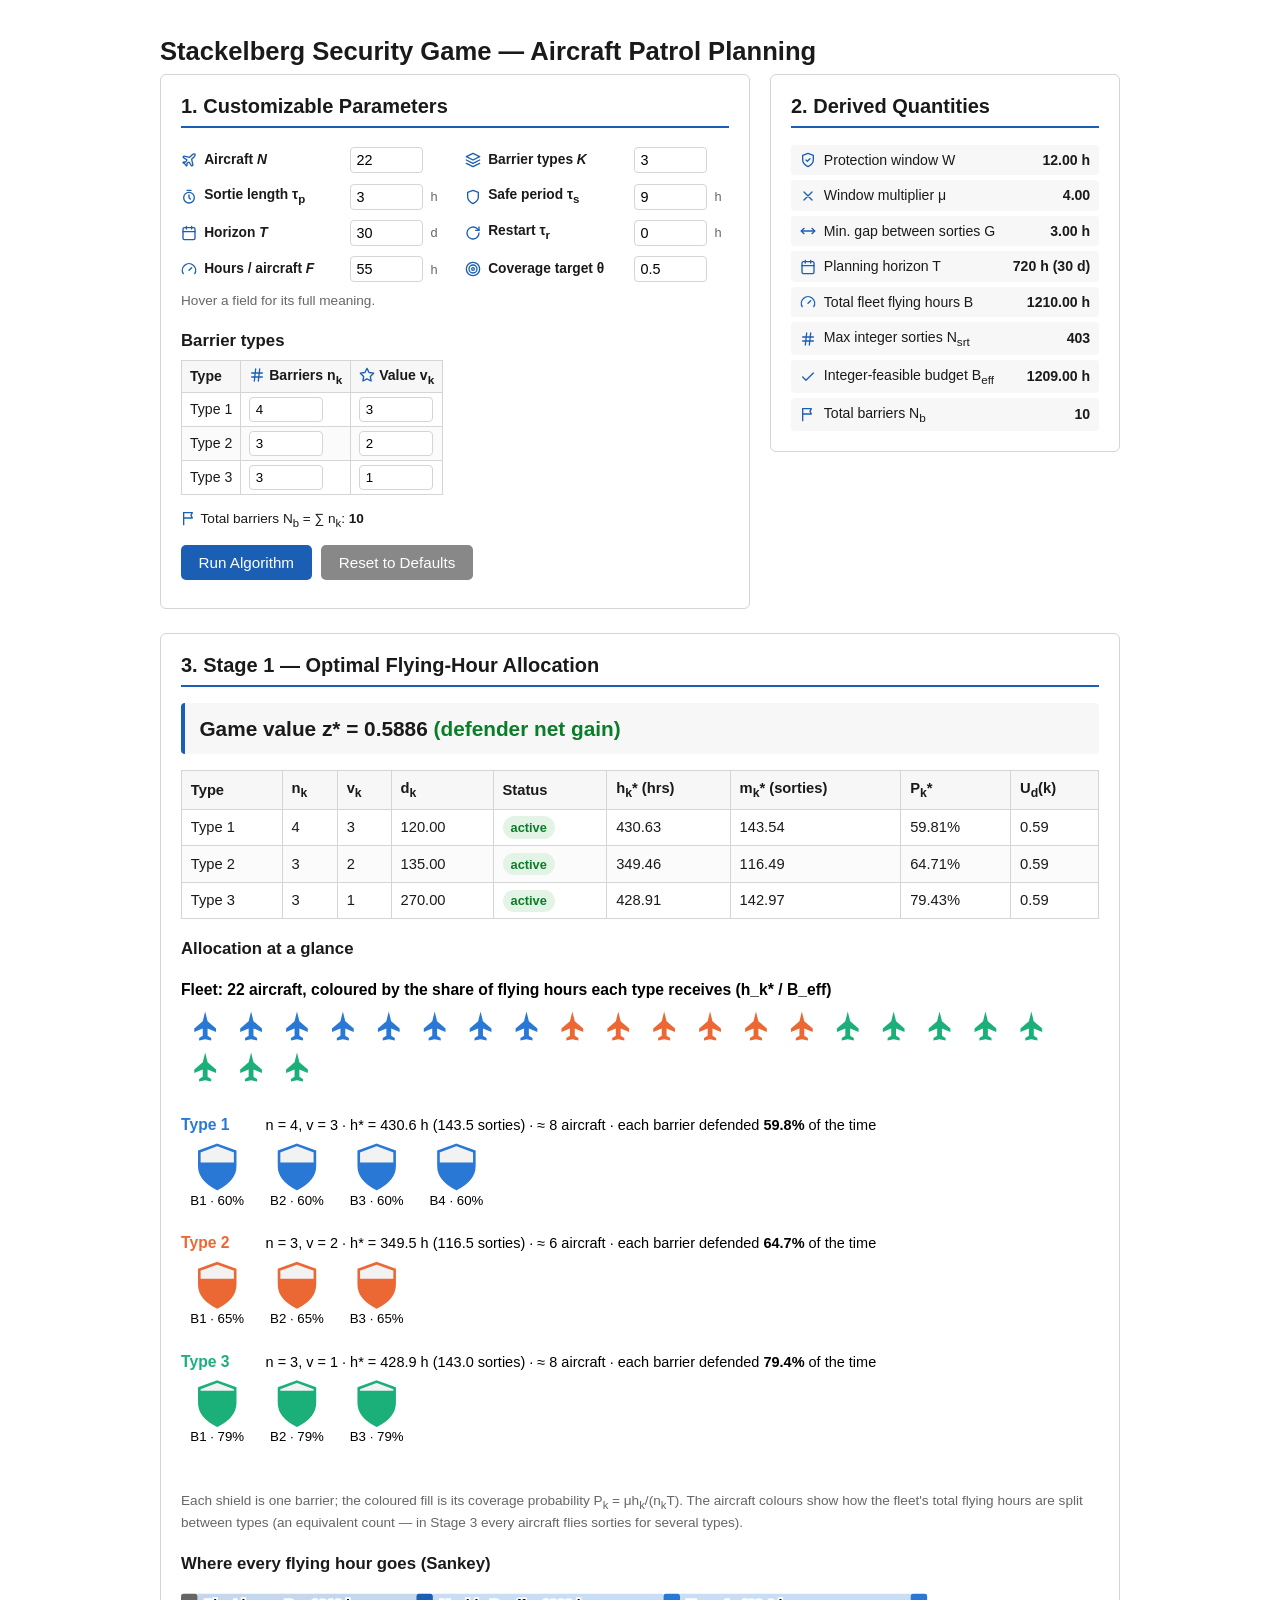
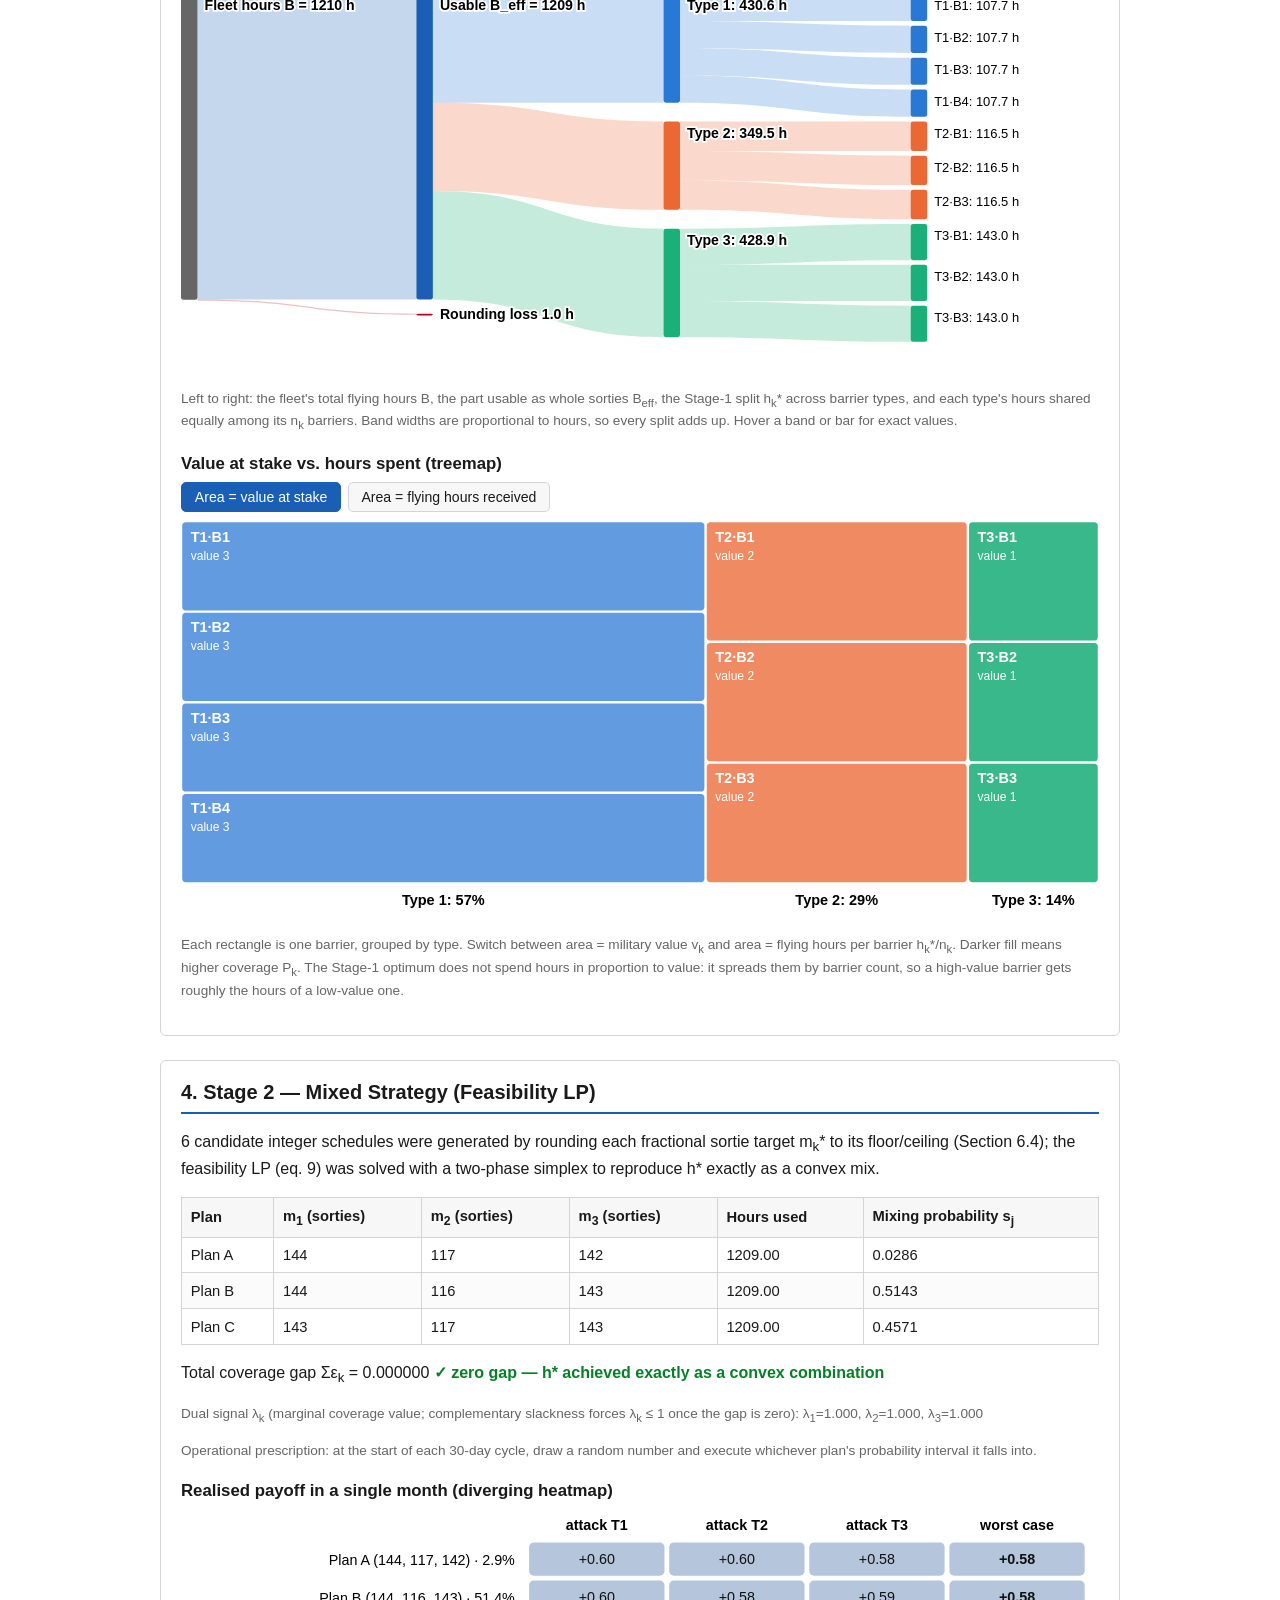
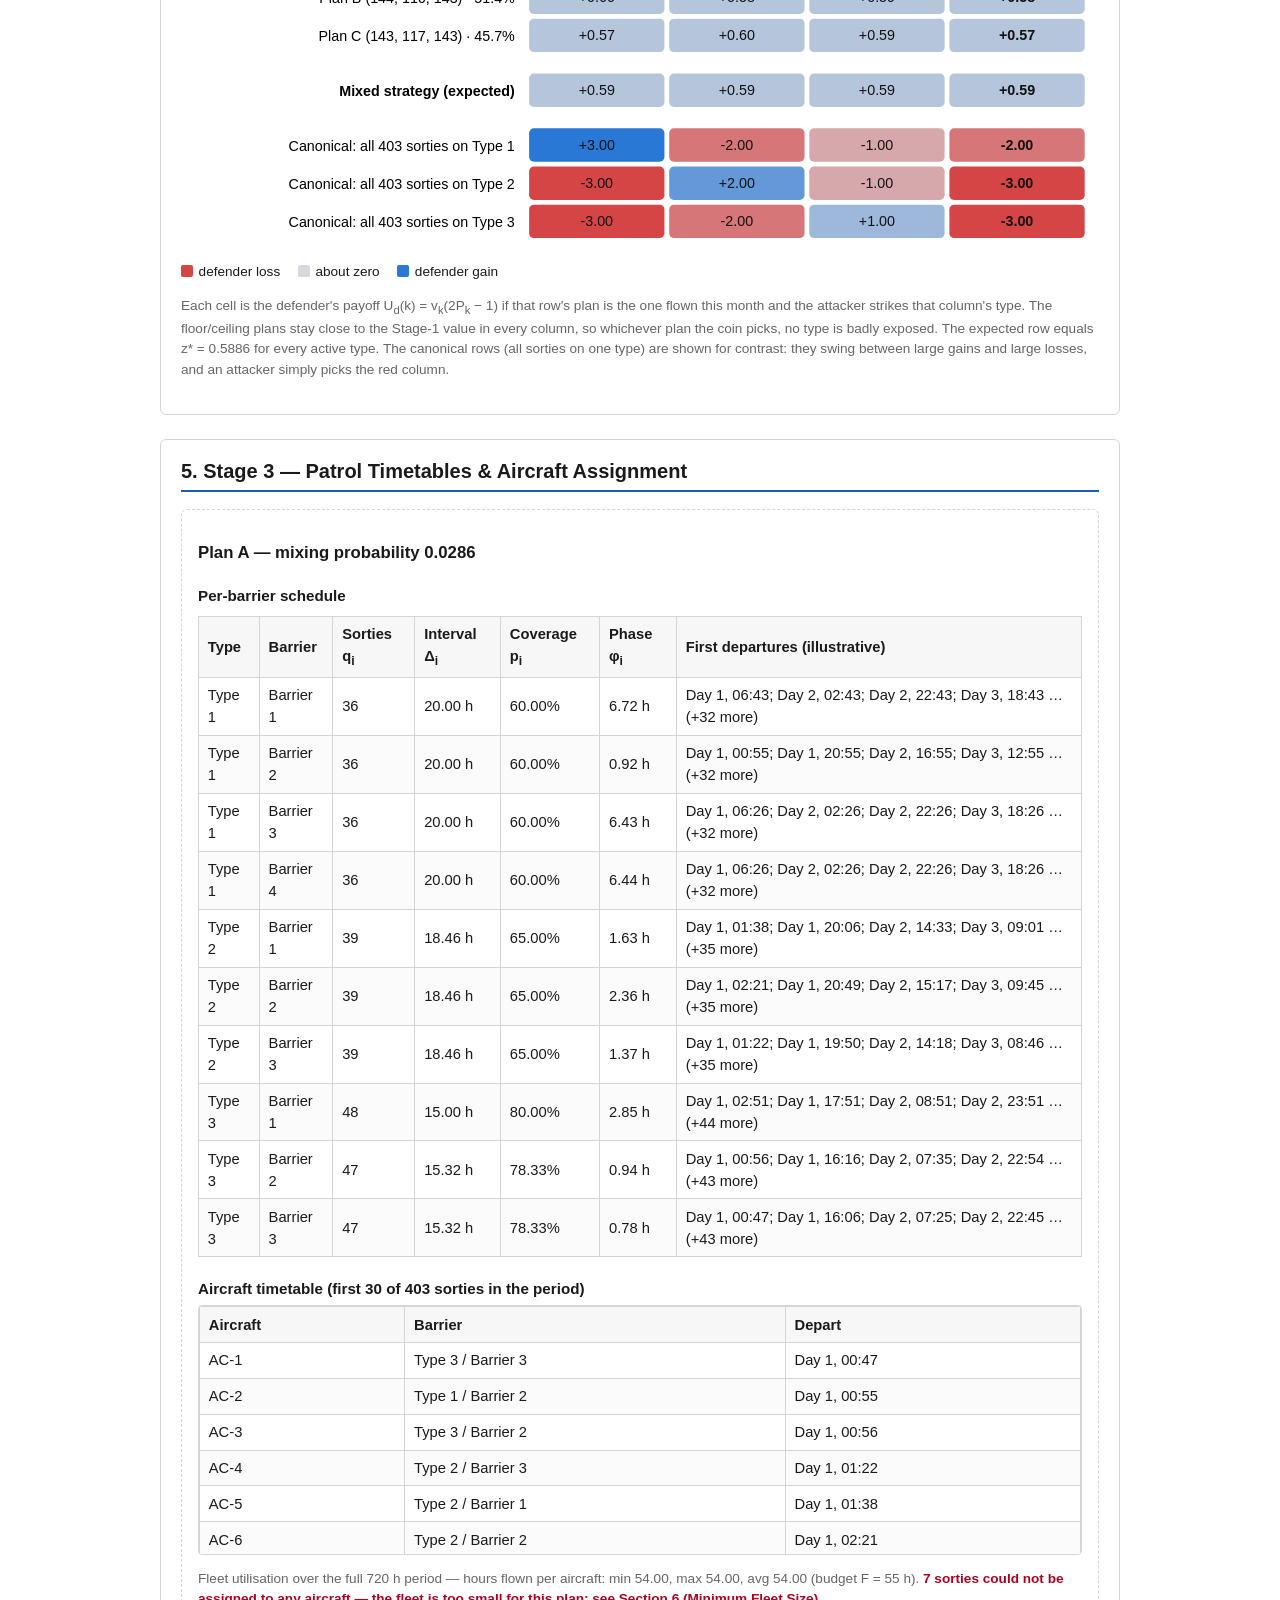
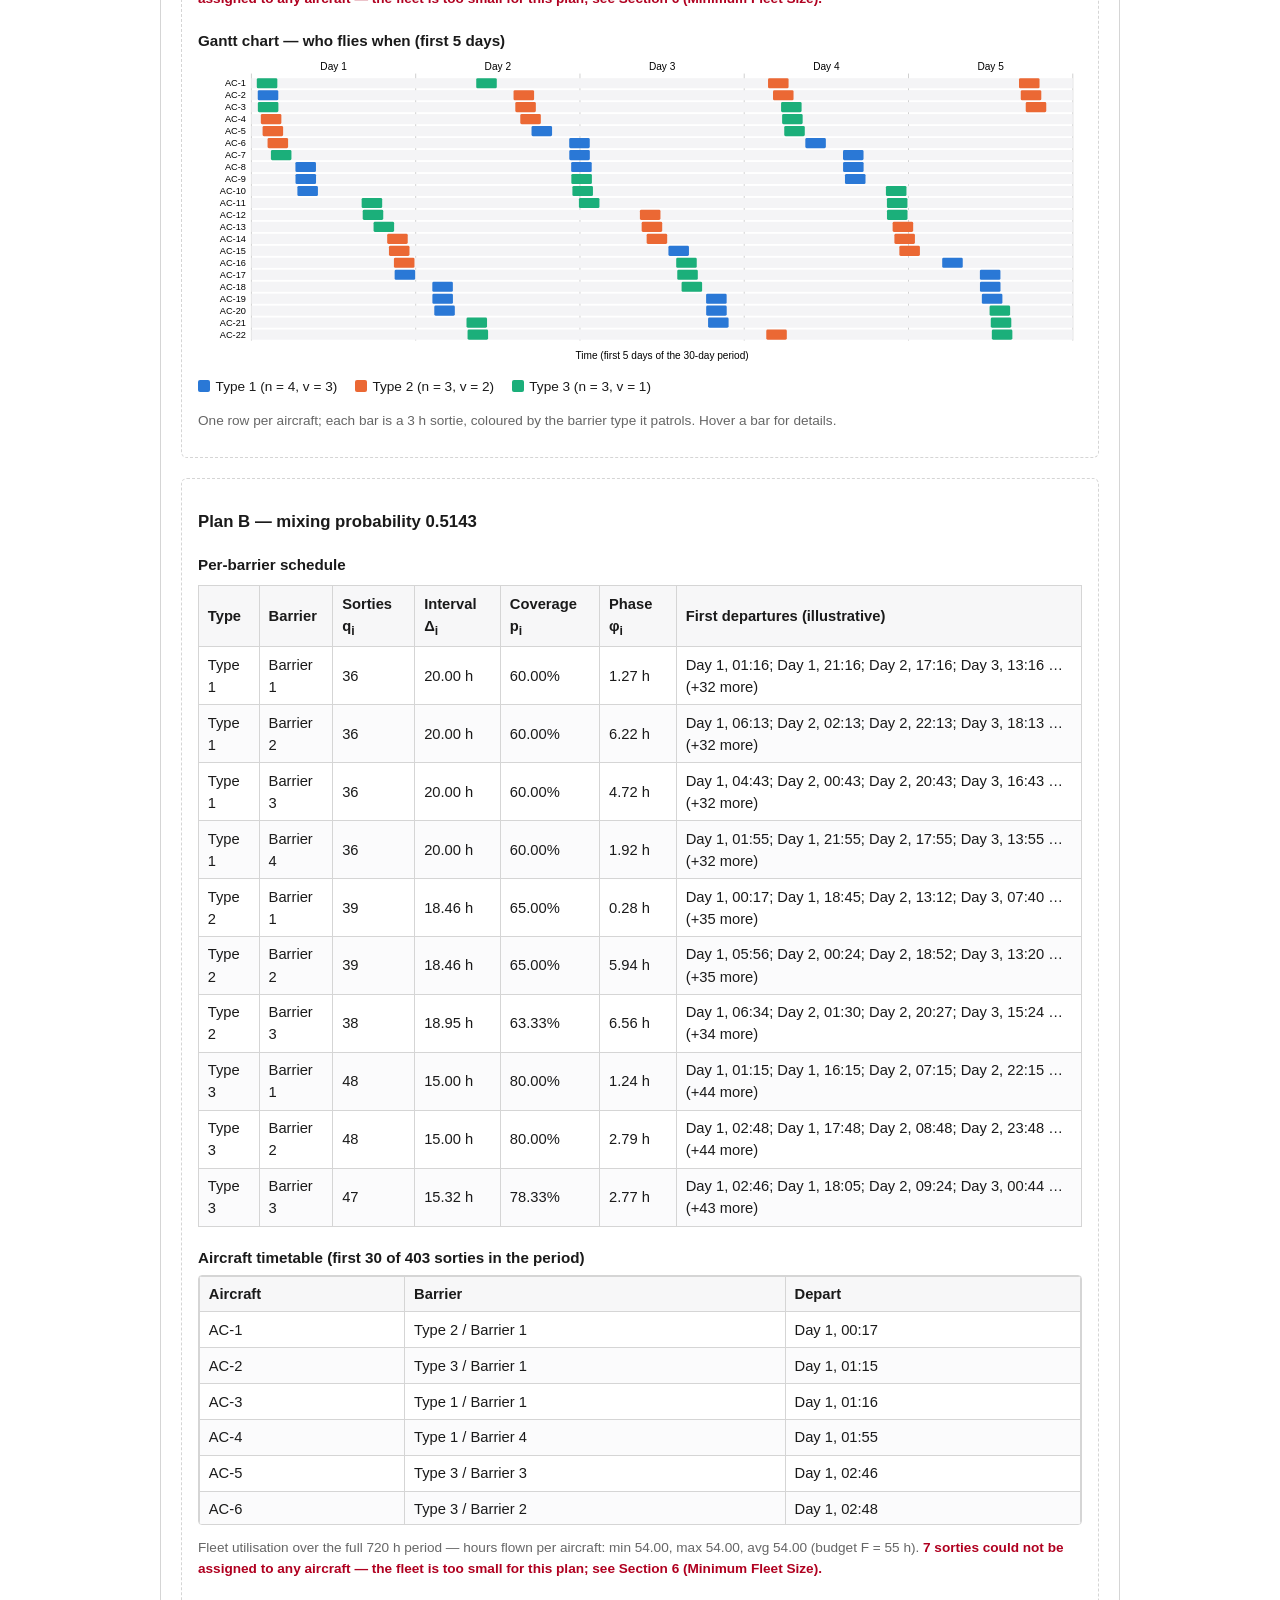
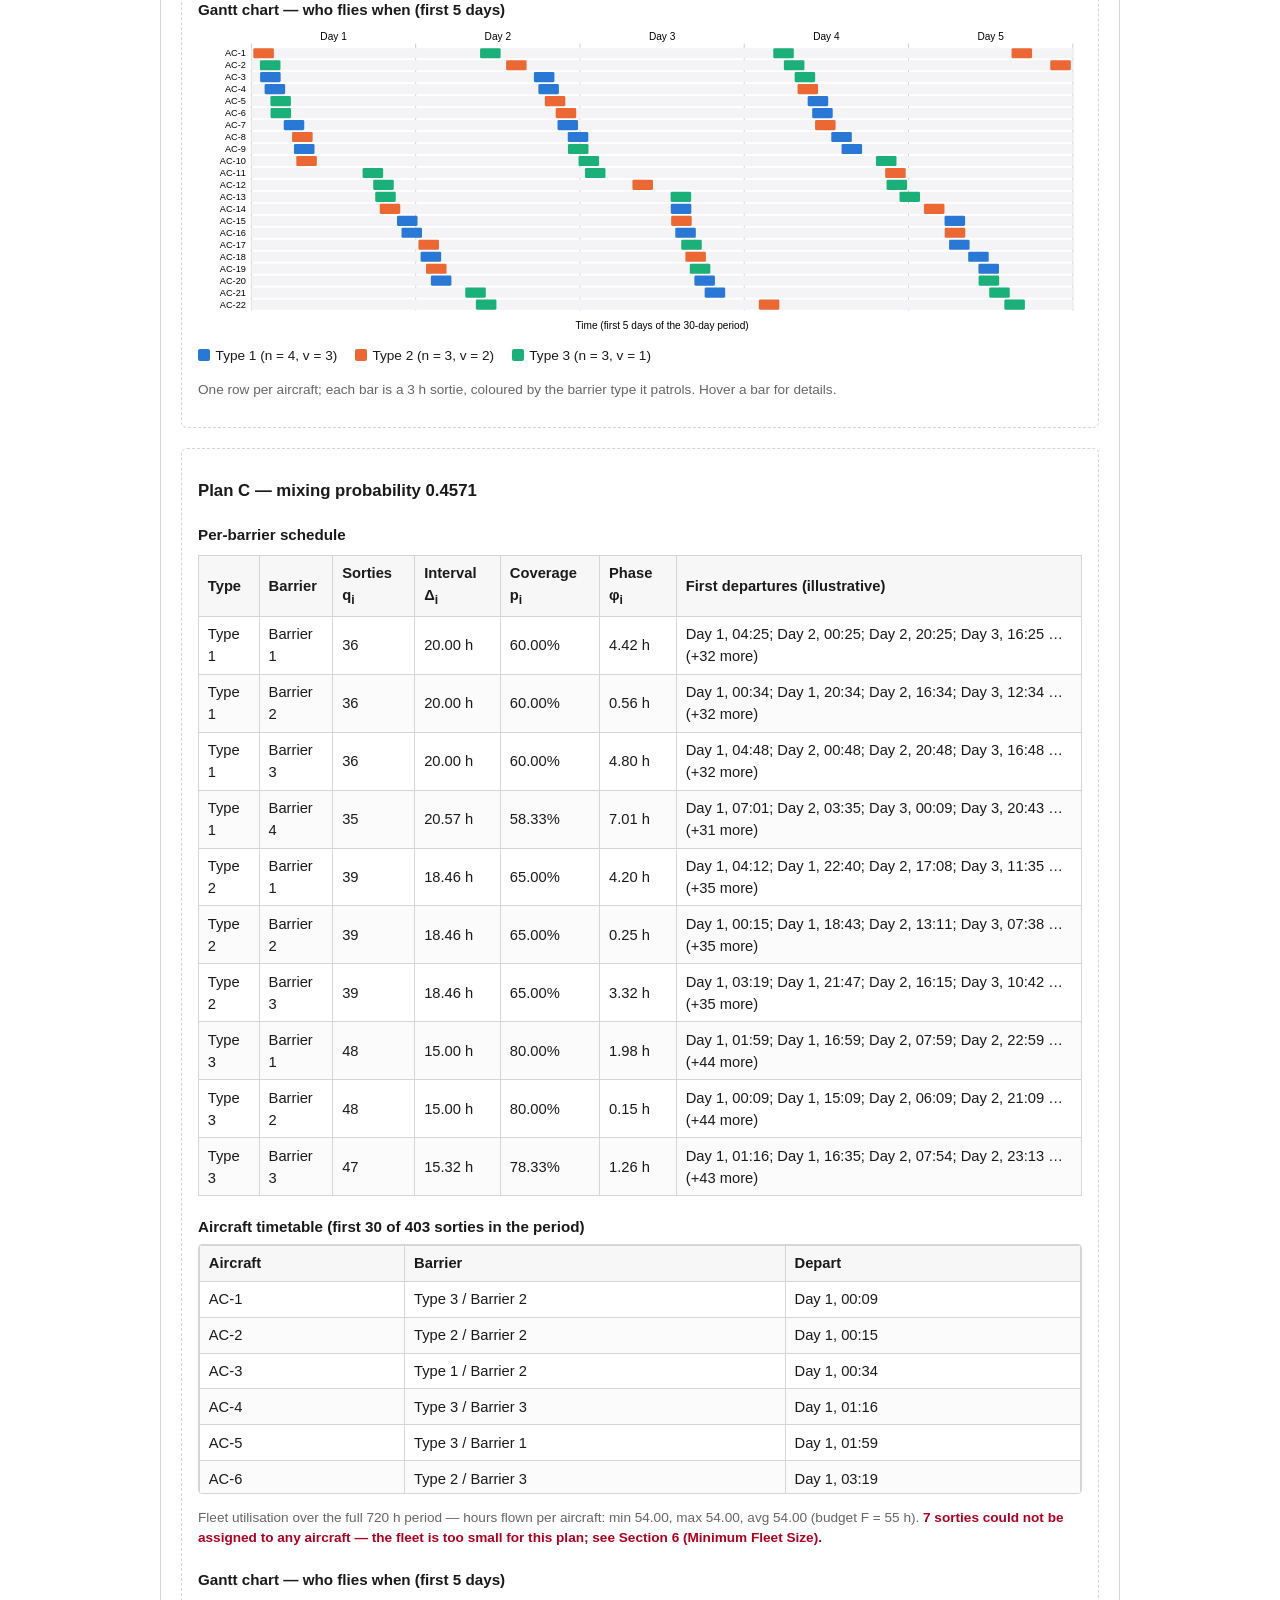
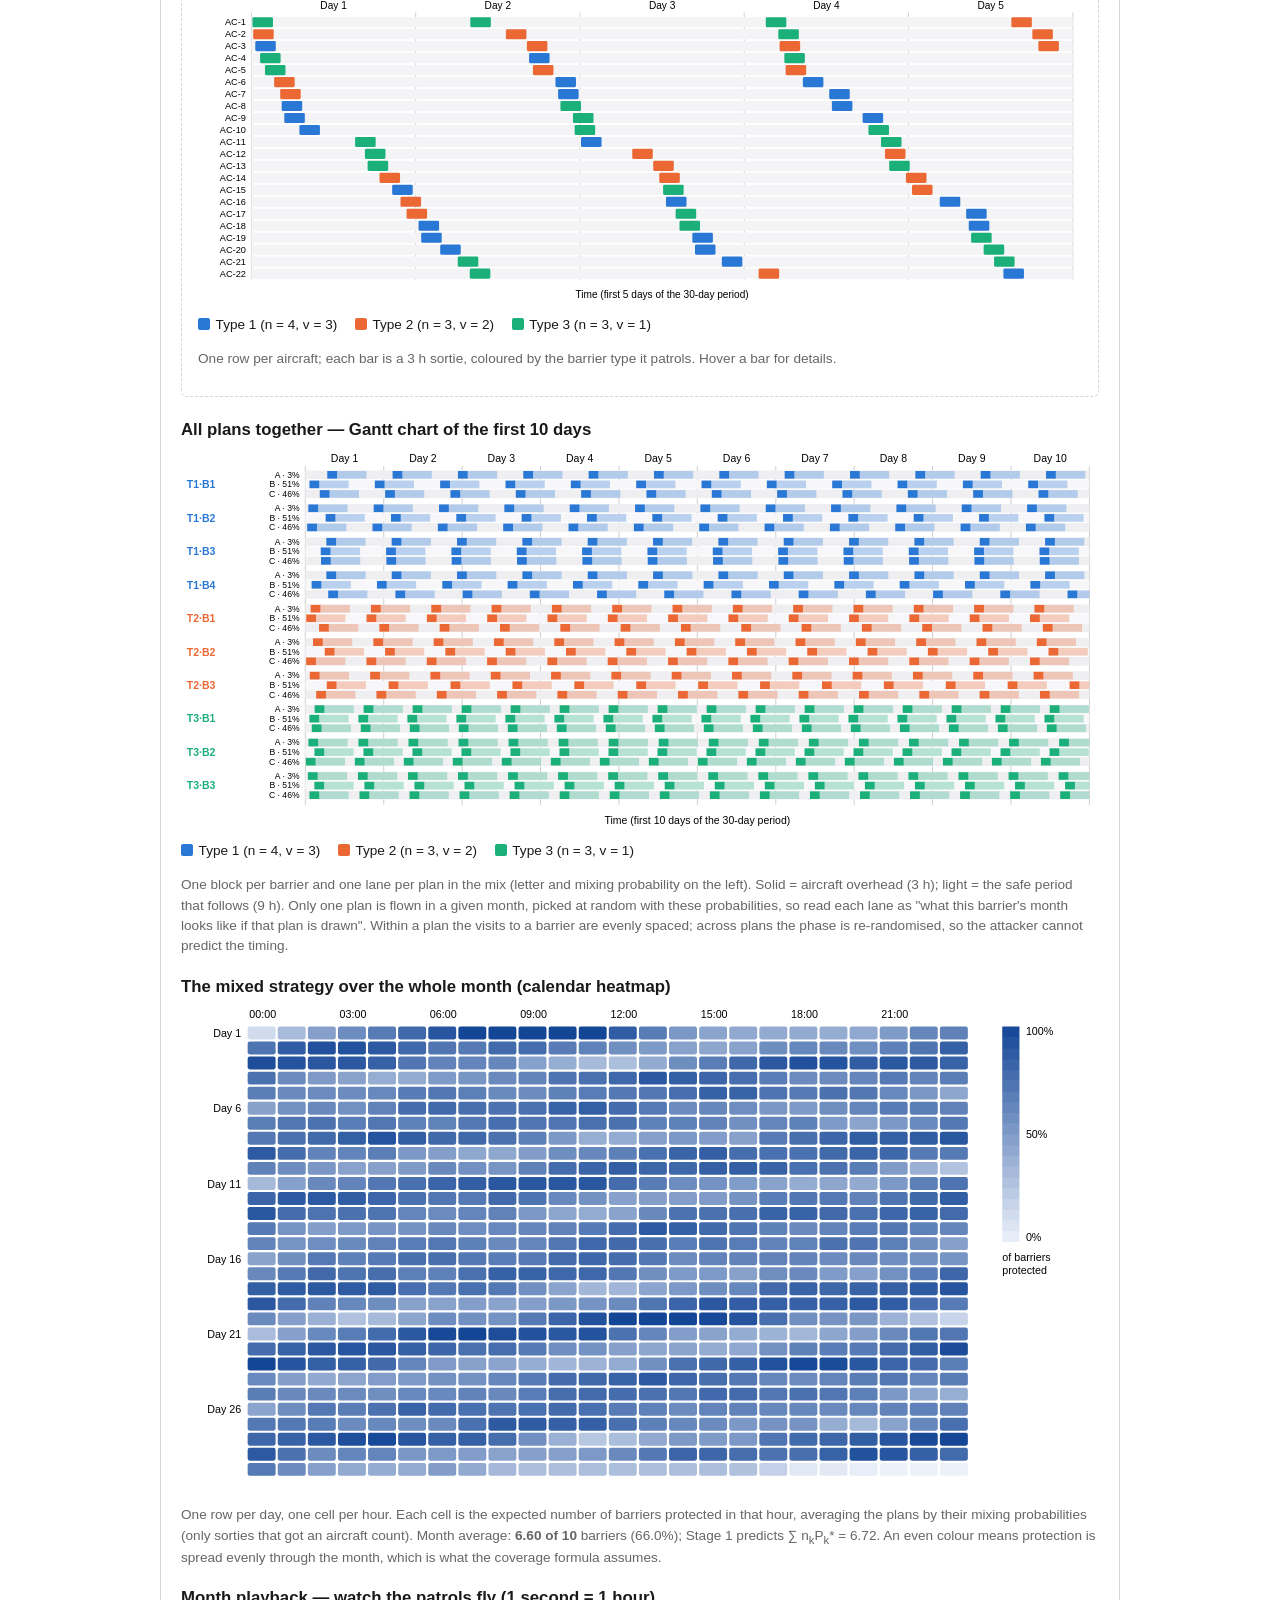
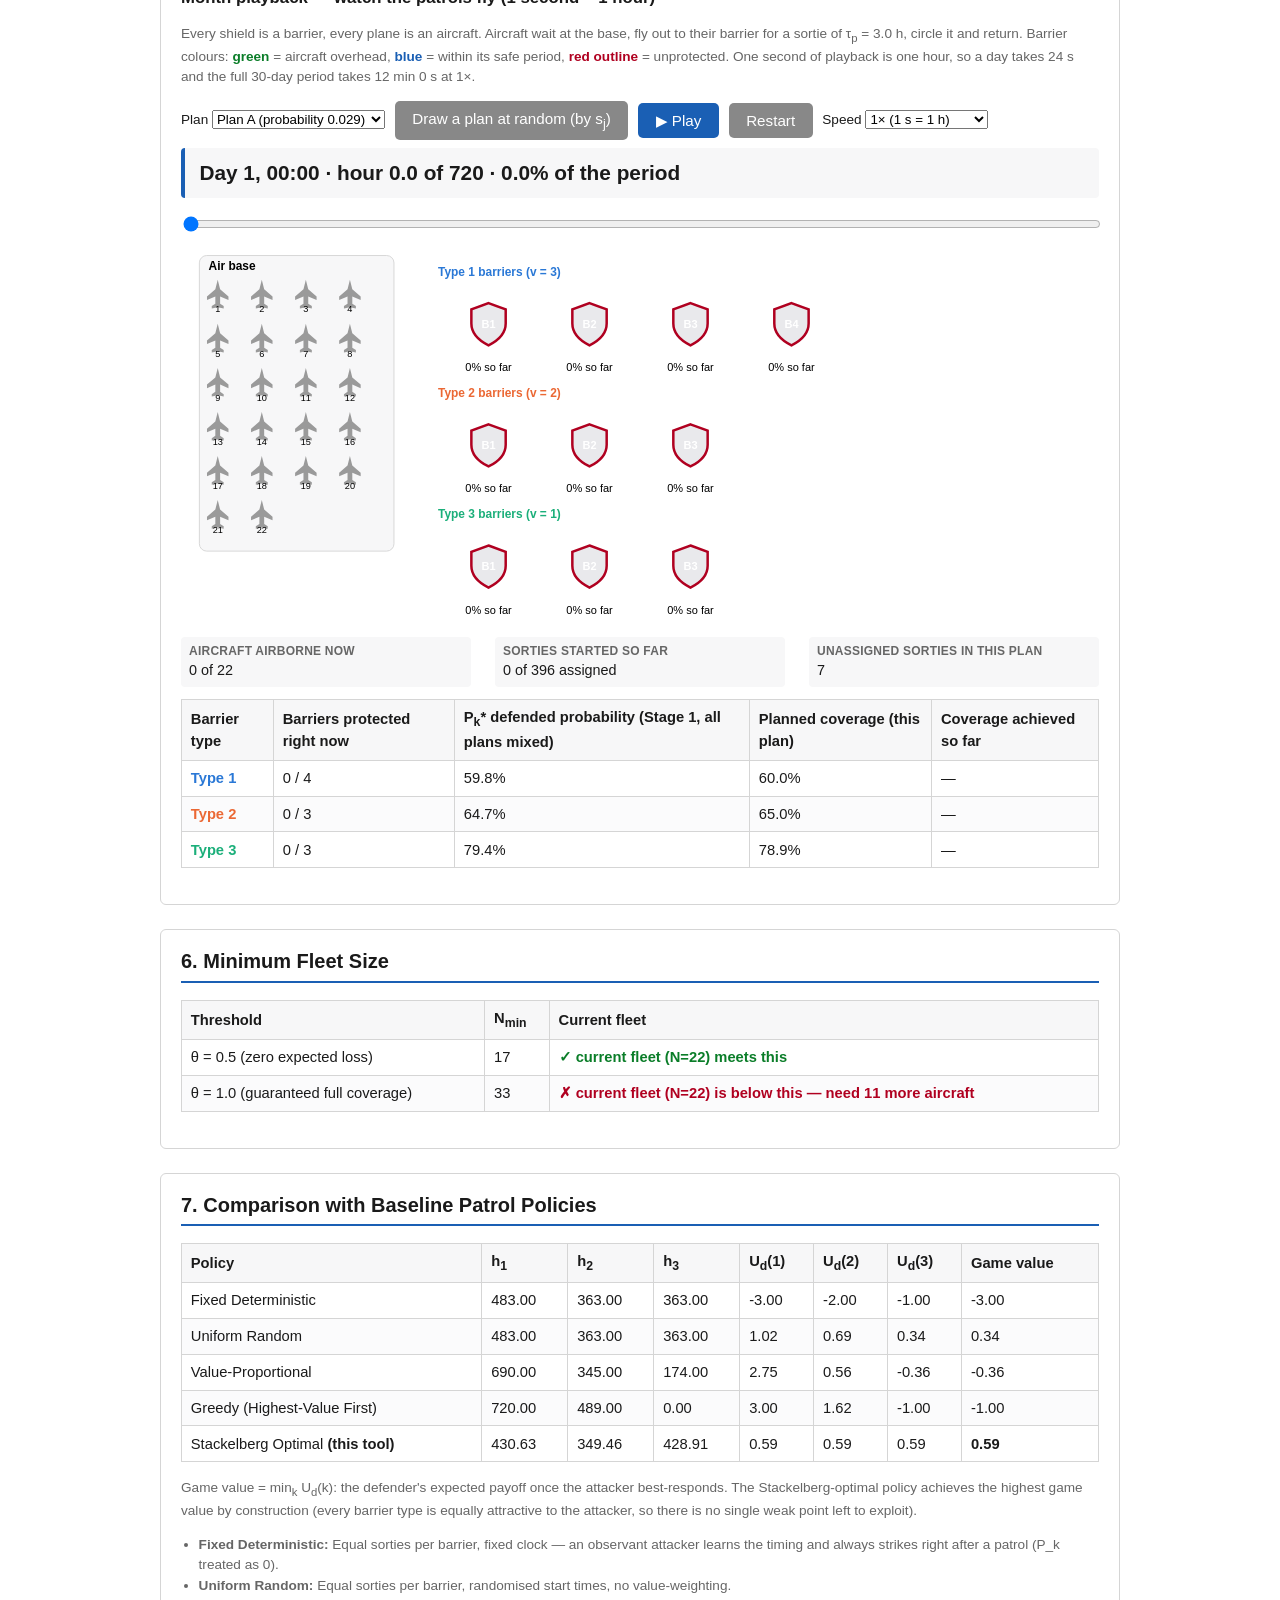
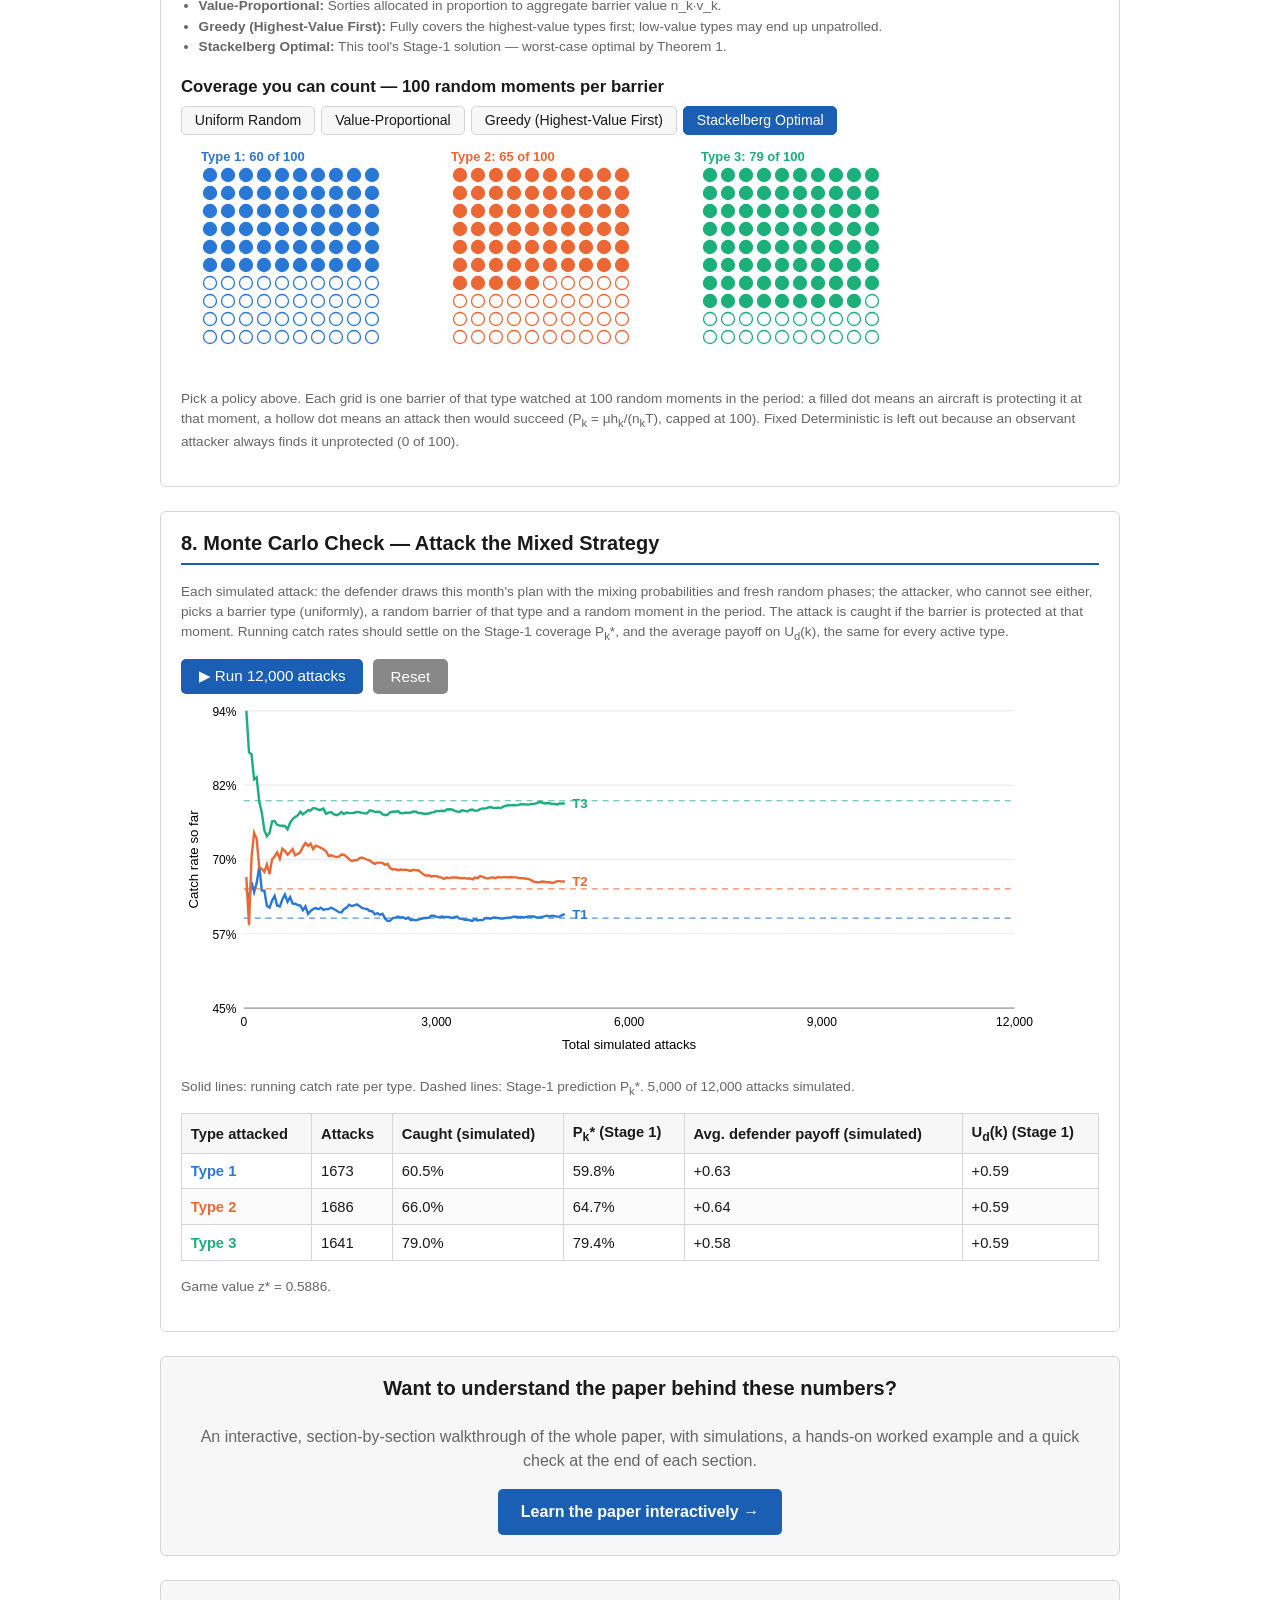
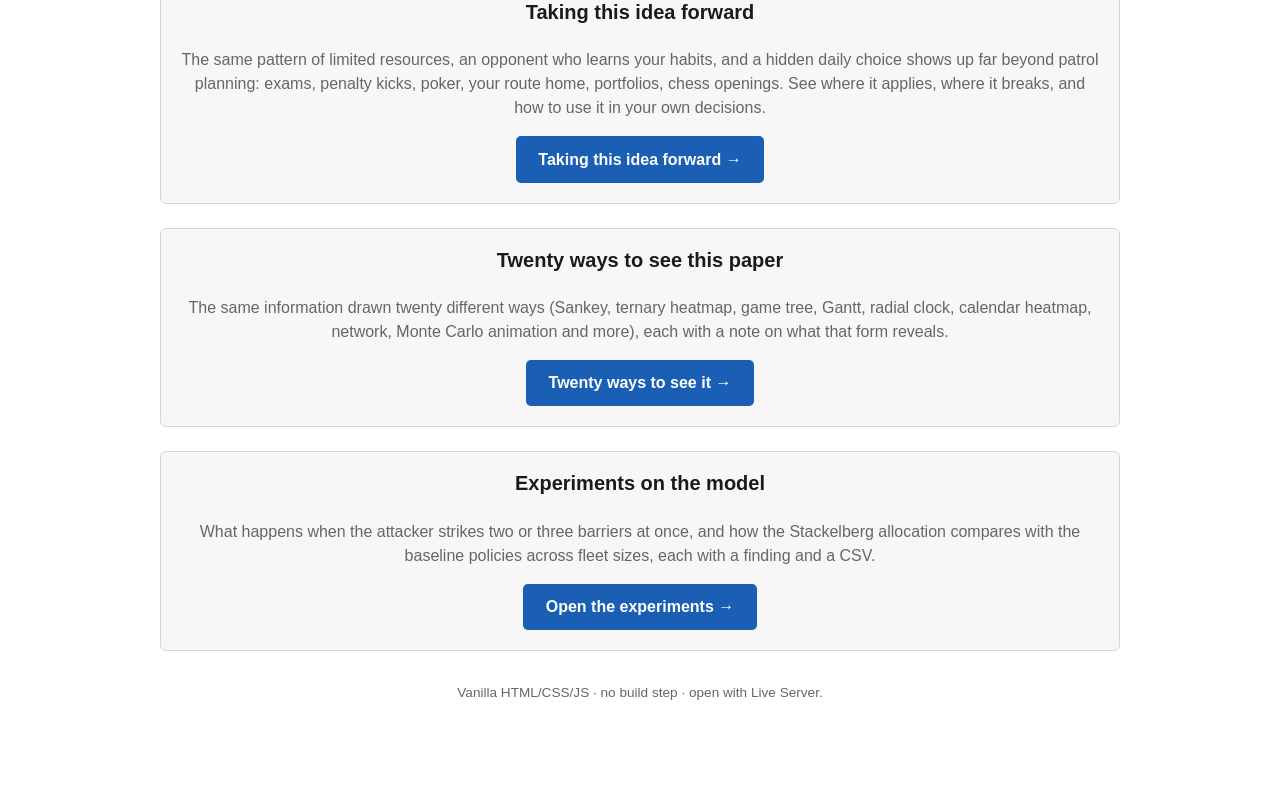
<file: index.html>
<!DOCTYPE html>
<html lang="en">

<head>
  <meta charset="UTF-8">
  <meta name="viewport" content="width=device-width, initial-scale=1.0">
  <title>Stackelberg Aircraft Patrol Planner</title>
  <link rel="stylesheet" href="style.css">
</head>

<body>

  <h1>Stackelberg Security Game — Aircraft Patrol Planning</h1>

  <!-- Icon sprite used by the parameter and derived-quantity panels -->
  <svg width="0" height="0" style="position:absolute" aria-hidden="true" focusable="false">
    <defs>
      <symbol id="i-plane" viewBox="0 0 24 24"><path d="M17.8 19.2 16 11l3.5-3.5C21 6 21.5 4 21 3c-1-.5-3 0-4.5 1.5L13 8 4.8 6.2c-.5-.1-.9.1-1.1.5l-.3.5c-.2.5-.1 1 .3 1.3L9 12l-2 3H4l-1 1 3 2 2 3 1-1v-3l3-2 3.5 5.3c.3.4.8.5 1.3.3l.5-.2c.4-.3.6-.7.5-1.2z"/></symbol>
      <symbol id="i-layers" viewBox="0 0 24 24"><path d="m12 2 10 5-10 5L2 7z"/><path d="m2 17 10 5 10-5"/><path d="m2 12 10 5 10-5"/></symbol>
      <symbol id="i-timer" viewBox="0 0 24 24"><circle cx="12" cy="13" r="8"/><path d="M12 9v4l2 2"/><path d="M9 2h6"/></symbol>
      <symbol id="i-shield" viewBox="0 0 24 24"><path d="M12 22s8-4 8-10V5l-8-3-8 3v7c0 6 8 10 8 10z"/></symbol>
      <symbol id="i-shield-check" viewBox="0 0 24 24"><path d="M12 22s8-4 8-10V5l-8-3-8 3v7c0 6 8 10 8 10z"/><path d="m9 12 2 2 4-4"/></symbol>
      <symbol id="i-calendar" viewBox="0 0 24 24"><rect x="3" y="4" width="18" height="18" rx="2"/><path d="M16 2v4M8 2v4M3 10h18"/></symbol>
      <symbol id="i-restart" viewBox="0 0 24 24"><path d="M21 12a9 9 0 1 1-3-6.7L21 8"/><path d="M21 3v5h-5"/></symbol>
      <symbol id="i-gauge" viewBox="0 0 24 24"><path d="m12 14 4-4"/><path d="M3.34 19a10 10 0 1 1 17.32 0"/></symbol>
      <symbol id="i-target" viewBox="0 0 24 24"><circle cx="12" cy="12" r="10"/><circle cx="12" cy="12" r="6"/><circle cx="12" cy="12" r="2"/></symbol>
      <symbol id="i-hash" viewBox="0 0 24 24"><path d="M4 9h16M4 15h16M10 3 8 21M16 3l-2 18"/></symbol>
      <symbol id="i-star" viewBox="0 0 24 24"><path d="m12 2 3.09 6.26L22 9.27l-5 4.87 1.18 6.88L12 17.77l-6.18 3.25L7 14.14 2 9.27l6.91-1.01z"/></symbol>
      <symbol id="i-flag" viewBox="0 0 24 24"><path d="M4 22V4"/><path d="M4 4h13l-2 4 2 4H4"/></symbol>
      <symbol id="i-times" viewBox="0 0 24 24"><path d="M18 6 6 18M6 6l12 12"/></symbol>
      <symbol id="i-gap" viewBox="0 0 24 24"><path d="M2 12h20"/><path d="m6 8-4 4 4 4"/><path d="m18 8 4 4-4 4"/></symbol>
      <symbol id="i-check" viewBox="0 0 24 24"><path d="M20 6 9 17l-5-5"/></symbol>
    </defs>
  </svg>

  <div class="top-row">
    <!-- ============================= PARAMETERS ============================= -->
    <section class="params-section">
      <h2>1. Customizable Parameters</h2>

      <div class="param-grid">
        <label class="param" for="N" title="Number of aircraft in the fleet">
          <svg class="ico"><use href="#i-plane"/></svg><span>Aircraft <i>N</i></span>
          <input type="number" id="N" value="22" min="1" step="1"><span class="unit"></span>
        </label>
        <label class="param" for="K" title="Number of barrier types (1 to 12)">
          <svg class="ico"><use href="#i-layers"/></svg><span>Barrier types <i>K</i></span>
          <input type="number" id="K" value="3" min="1" max="12" step="1"><span class="unit"></span>
        </label>
        <label class="param" for="tau_p" title="Flying hours per sortie">
          <svg class="ico"><use href="#i-timer"/></svg><span>Sortie length &tau;<sub>p</sub></span>
          <input type="number" id="tau_p" value="3" min="0.1" step="0.1"><span class="unit">h</span>
        </label>
        <label class="param" for="tau_s" title="Safe period after a patrol ends">
          <svg class="ico"><use href="#i-shield"/></svg><span>Safe period &tau;<sub>s</sub></span>
          <input type="number" id="tau_s" value="9" min="0" step="0.5"><span class="unit">h</span>
        </label>
        <label class="param" for="T_days" title="Planning horizon">
          <svg class="ico"><use href="#i-calendar"/></svg><span>Horizon <i>T</i></span>
          <input type="number" id="T_days" value="30" min="1" step="1"><span class="unit">d</span>
        </label>
        <label class="param" for="tau_r" title="Aircraft restart (turnaround) period after landing">
          <svg class="ico"><use href="#i-restart"/></svg><span>Restart &tau;<sub>r</sub></span>
          <input type="number" id="tau_r" value="0" min="0" step="0.5"><span class="unit">h</span>
        </label>
        <label class="param" for="F" title="Max flying hours per aircraft per planning period (default 55 h)">
          <svg class="ico"><use href="#i-gauge"/></svg><span>Hours / aircraft <i>F</i></span>
          <input type="number" id="F" value="55" min="0.1" step="1"><span class="unit">h</span>
        </label>
        <label class="param" for="theta" title="Coverage threshold used for the minimum fleet size (0 to 1)">
          <svg class="ico"><use href="#i-target"/></svg><span>Coverage target &theta;</span>
          <input type="number" id="theta" value="0.5" min="0" max="1" step="0.05"><span class="unit"></span>
        </label>
      </div>
      <p class="muted small note">Hover a field for its full meaning.</p>

      <h3>Barrier types</h3>
      <table id="barrierTable">
        <thead>
          <tr>
            <th>Type</th>
            <th title="Individual barriers of this type"><svg class="ico"><use href="#i-hash"/></svg> Barriers n<sub>k</sub></th>
            <th title="Military value of one barrier of this type"><svg class="ico"><use href="#i-star"/></svg> Value v<sub>k</sub></th>
          </tr>
        </thead>
        <tbody id="barrierTypesBody">
          <!-- populated by script.js -->
        </tbody>
      </table>
      <p class="small"><svg class="ico"><use href="#i-flag"/></svg> Total barriers N<sub>b</sub> = &sum; n<sub>k</sub>: <strong id="NbDisplay">10</strong></p>

      <div class="button-row">
        <button id="runBtn">Run Algorithm</button>
        <button id="resetBtn" class="secondary">Reset to Defaults</button>
      </div>
      <div id="errorBox" class="error"></div>
    </section>

    <!-- ============================= DERIVED ============================= -->
    <section class="derived-section">
      <h2>2. Derived Quantities</h2>
      <div id="derivedOutput"></div>
    </section>
  </div>

  <!-- ============================= STAGE 1 ============================= -->
  <section>
    <h2>3. Stage 1 — Optimal Flying-Hour Allocation</h2>
    <div id="stage1Output"></div>
    <h3>Allocation at a glance</h3>
    <div id="stage1Visual"></div>
    <h3>Where every flying hour goes (Sankey)</h3>
    <div id="stage1Sankey"></div>
    <h3>Value at stake vs. hours spent (treemap)</h3>
    <div id="stage1Treemap"></div>
  </section>

  <!-- ============================= STAGE 2 ============================= -->
  <section>
    <h2>4. Stage 2 — Mixed Strategy (Feasibility LP)</h2>
    <div id="stage2Output"></div>
    <h3>Realised payoff in a single month (diverging heatmap)</h3>
    <div id="stage2Heatmap"></div>
  </section>

  <!-- ============================= STAGE 3 ============================= -->
  <section>
    <h2>5. Stage 3 — Patrol Timetables &amp; Aircraft Assignment</h2>
    <div id="stage3Output"></div>
    <h3>All plans together &mdash; Gantt chart of the first 10 days</h3>
    <div id="mixGantt"></div>
    <h3>The mixed strategy over the whole month (calendar heatmap)</h3>
    <div id="mixCalendar"></div>
    <!-- Radial clock: hidden for now. Remove the "hidden" attribute to show it again (script.js skips drawing it while hidden). -->
    <div id="mixClockBlock" hidden>
      <h3>The mixed strategy as a 24-hour clock (radial clock)</h3>
      <div id="mixClock"></div>
    </div>
    <h3>Month playback &mdash; watch the patrols fly (1 second = 1 hour)</h3>
    <div id="playbackOutput"></div>
  </section>

  <!-- ============================= FLEET SIZE ============================= -->
  <section>
    <h2>6. Minimum Fleet Size</h2>
    <div id="fleetSizeOutput"></div>
  </section>

  <!-- ============================= BASELINES ============================= -->
  <section>
    <h2>7. Comparison with Baseline Patrol Policies</h2>
    <div id="baselineOutput"></div>
    <h3>Coverage you can count &mdash; 100 random moments per barrier</h3>
    <div id="baselineIconArray"></div>
  </section>

  <!-- ============================= MONTE CARLO ============================= -->
  <section>
    <h2>8. Monte Carlo Check &mdash; Attack the Mixed Strategy</h2>
    <div id="monteCarloOutput"></div>
  </section>

  <!-- DEV-ONLY:START  (everything down to DEV-ONLY:END is removed from the GitHub Pages build) -->
  <!-- ============================= LEARN THE PAPER ============================= -->
  <section class="learn-cta">
    <h2>Want to understand the paper behind these numbers?</h2>
    <p class="muted">An interactive, section-by-section walkthrough of the whole paper, with simulations, a
      hands-on worked example and a quick check at the end of each section.</p>
    <a class="learn-btn" href="learn.html">Learn the paper interactively &rarr;</a>
  </section>

  <!-- ============================= TAKING THIS IDEA FORWARD ============================= -->
  <section class="learn-cta">
    <h2>Taking this idea forward</h2>
    <p class="muted">The same pattern of limited resources, an opponent who learns your habits, and a hidden daily
      choice shows up far beyond patrol planning: exams, penalty kicks, poker, your route home, portfolios, chess
      openings. See where it applies, where it breaks, and how to use it in your own decisions.</p>
    <a class="learn-btn" href="beyond.html">Taking this idea forward &rarr;</a>
  </section>

  <!-- ============================= TWENTY WAYS TO SEE IT ============================= -->
  <section class="learn-cta">
    <h2>Twenty ways to see this paper</h2>
    <p class="muted">The same information drawn twenty different ways (Sankey, ternary heatmap, game tree, Gantt, radial
      clock, calendar heatmap, network, Monte Carlo animation and more), each with a note on what that form reveals.</p>
    <a class="learn-btn" href="gallery.html">Twenty ways to see it &rarr;</a>
  </section>

  <!-- ============================= EXPERIMENTS ============================= -->
  <section class="learn-cta">
    <h2>Experiments on the model</h2>
    <p class="muted">What happens when the attacker strikes two or three barriers at once, and how the Stackelberg
      allocation compares with the baseline policies across fleet sizes, each with a finding and a CSV.</p>
    <a class="learn-btn" href="experiments.html">Open the experiments &rarr;</a>
  </section>
  <!-- DEV-ONLY:END -->

  <footer class="muted small">
    Vanilla HTML/CSS/JS &middot; no build step &middot; open with Live Server.
  </footer>

  <script src="script.js"></script>
</body>

</html>
</file>
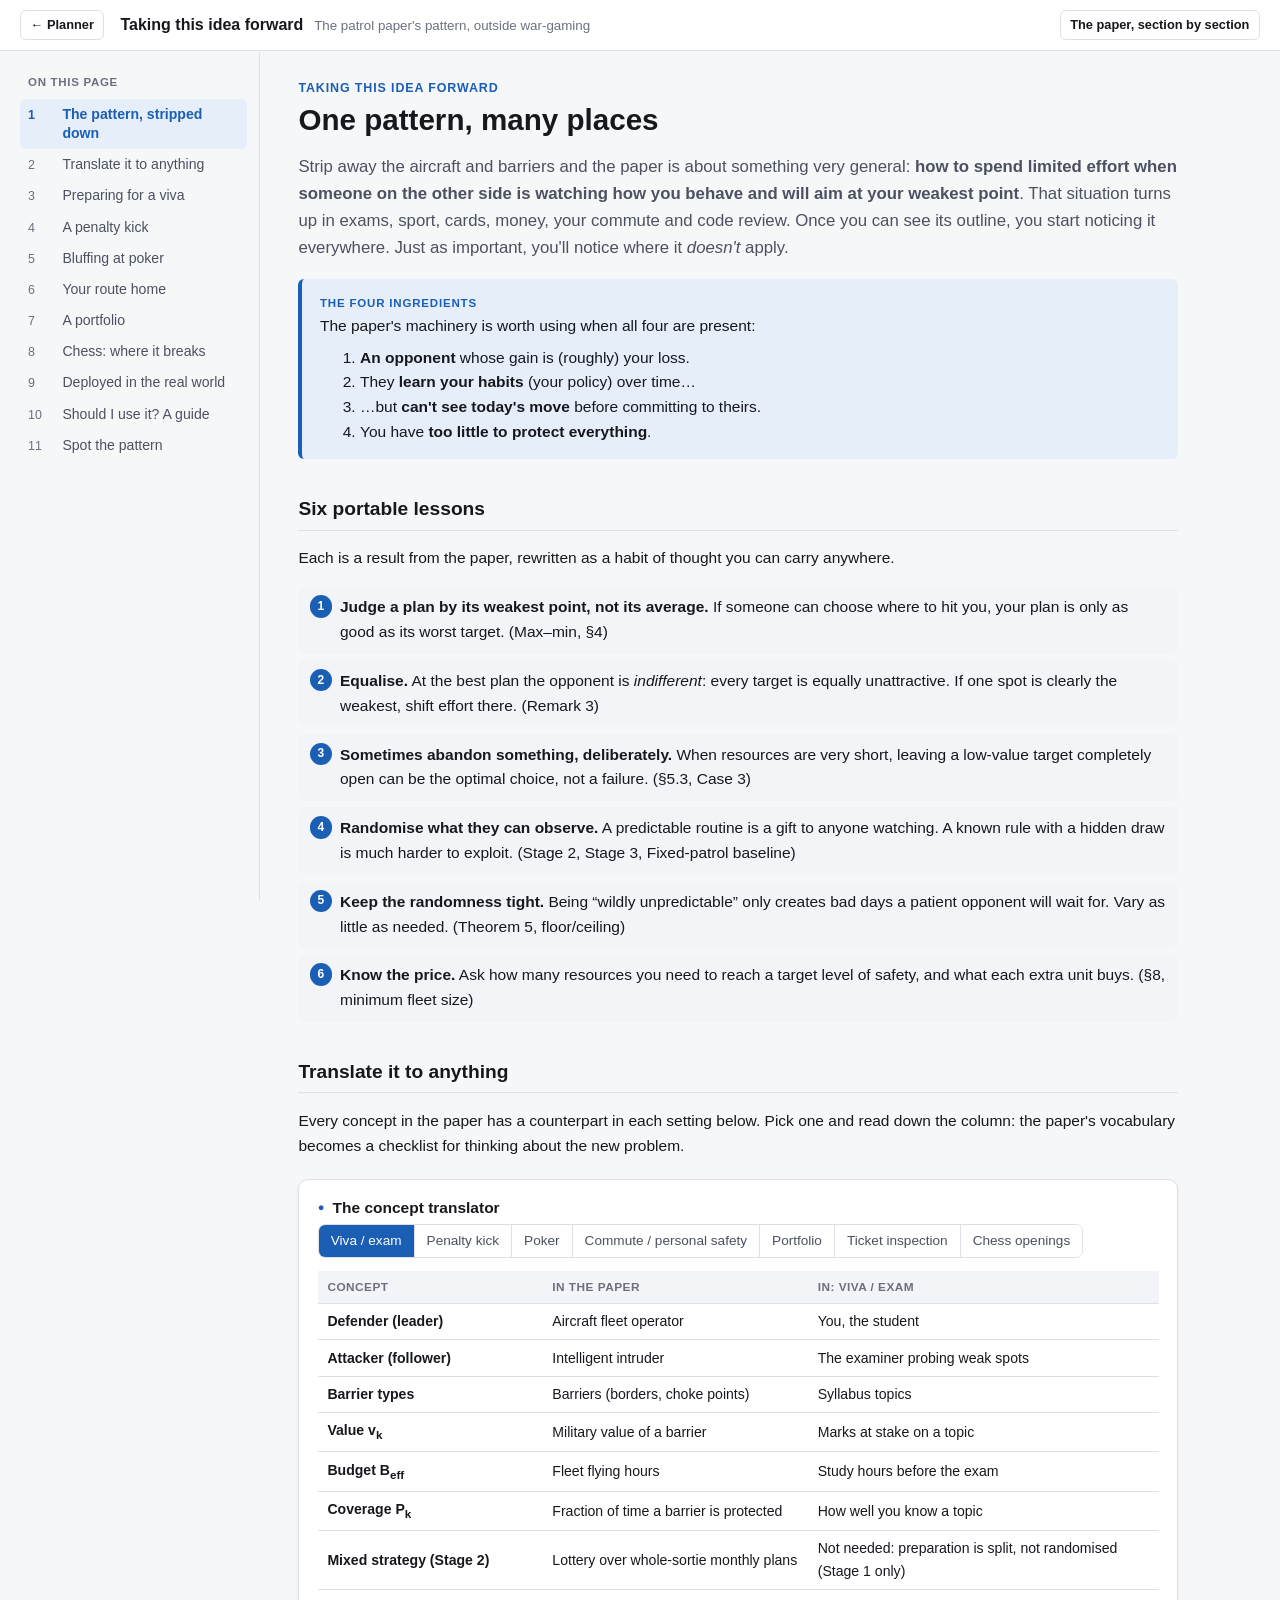
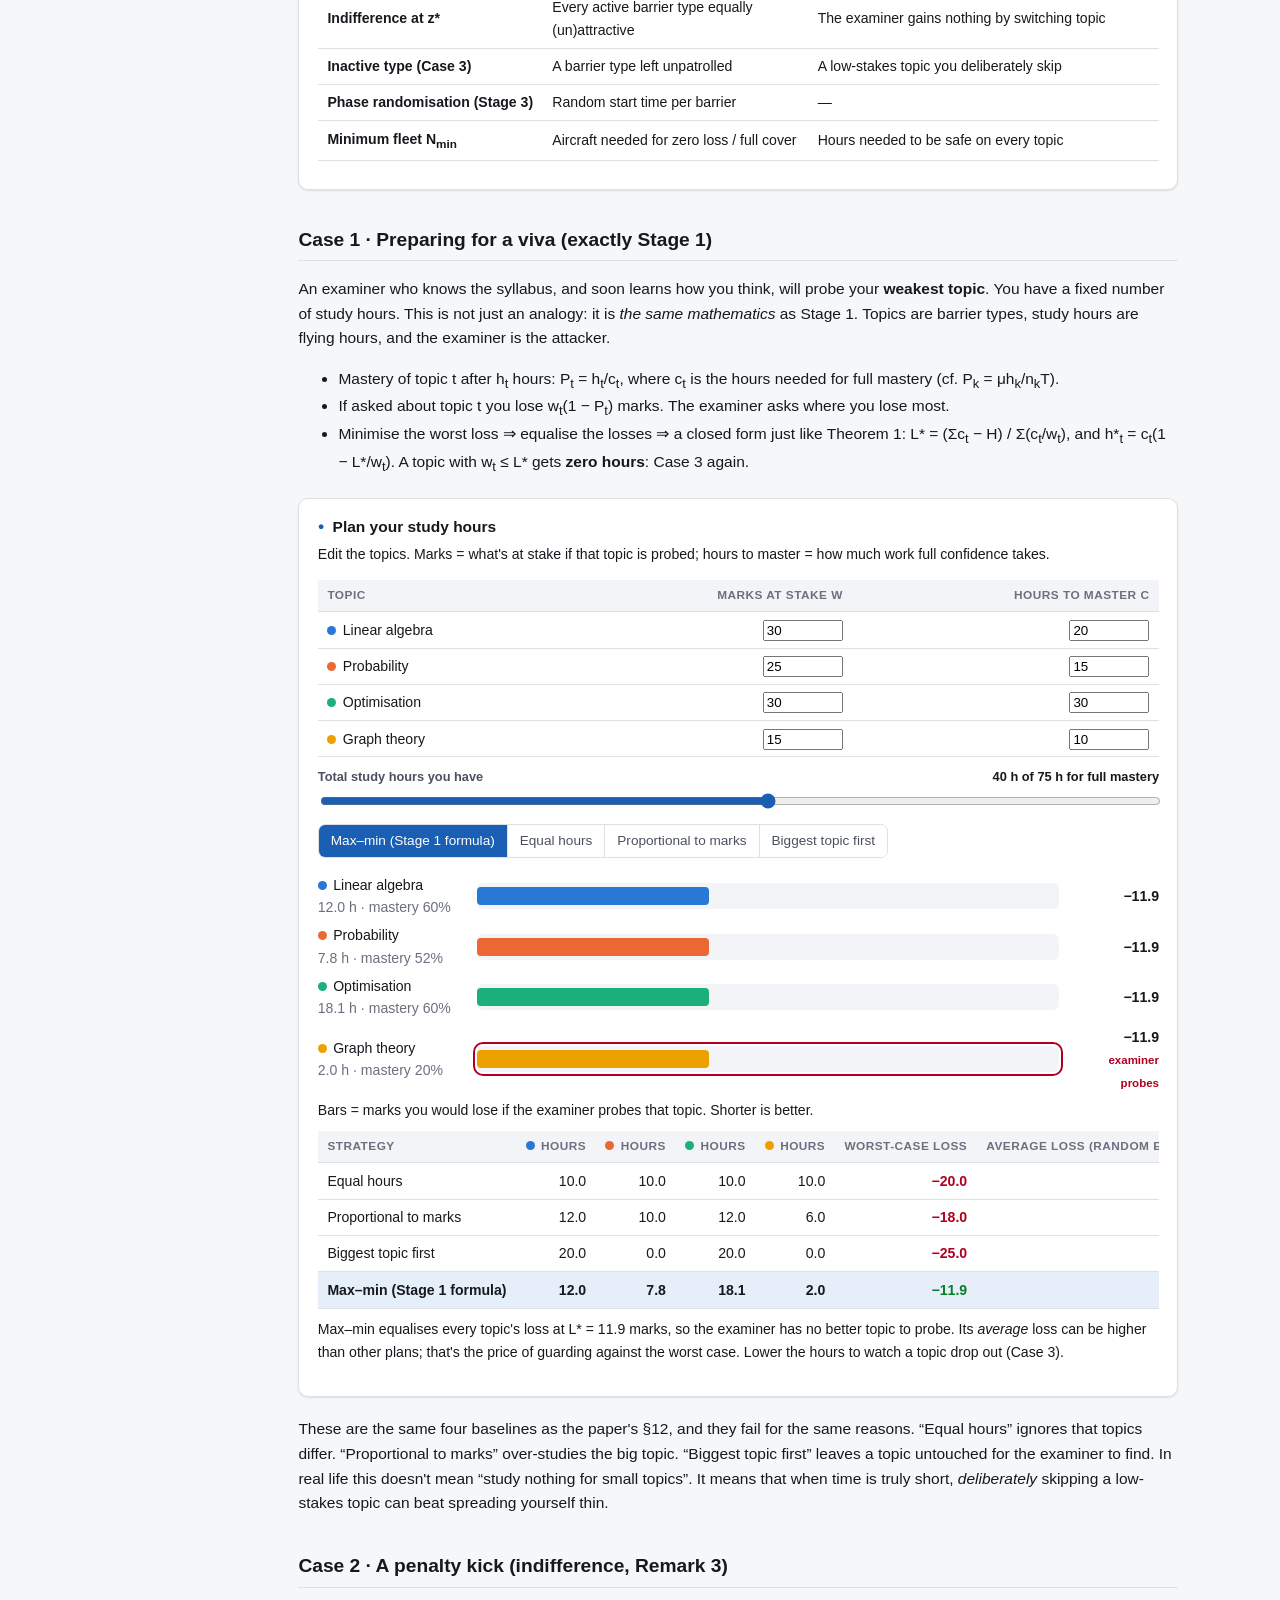
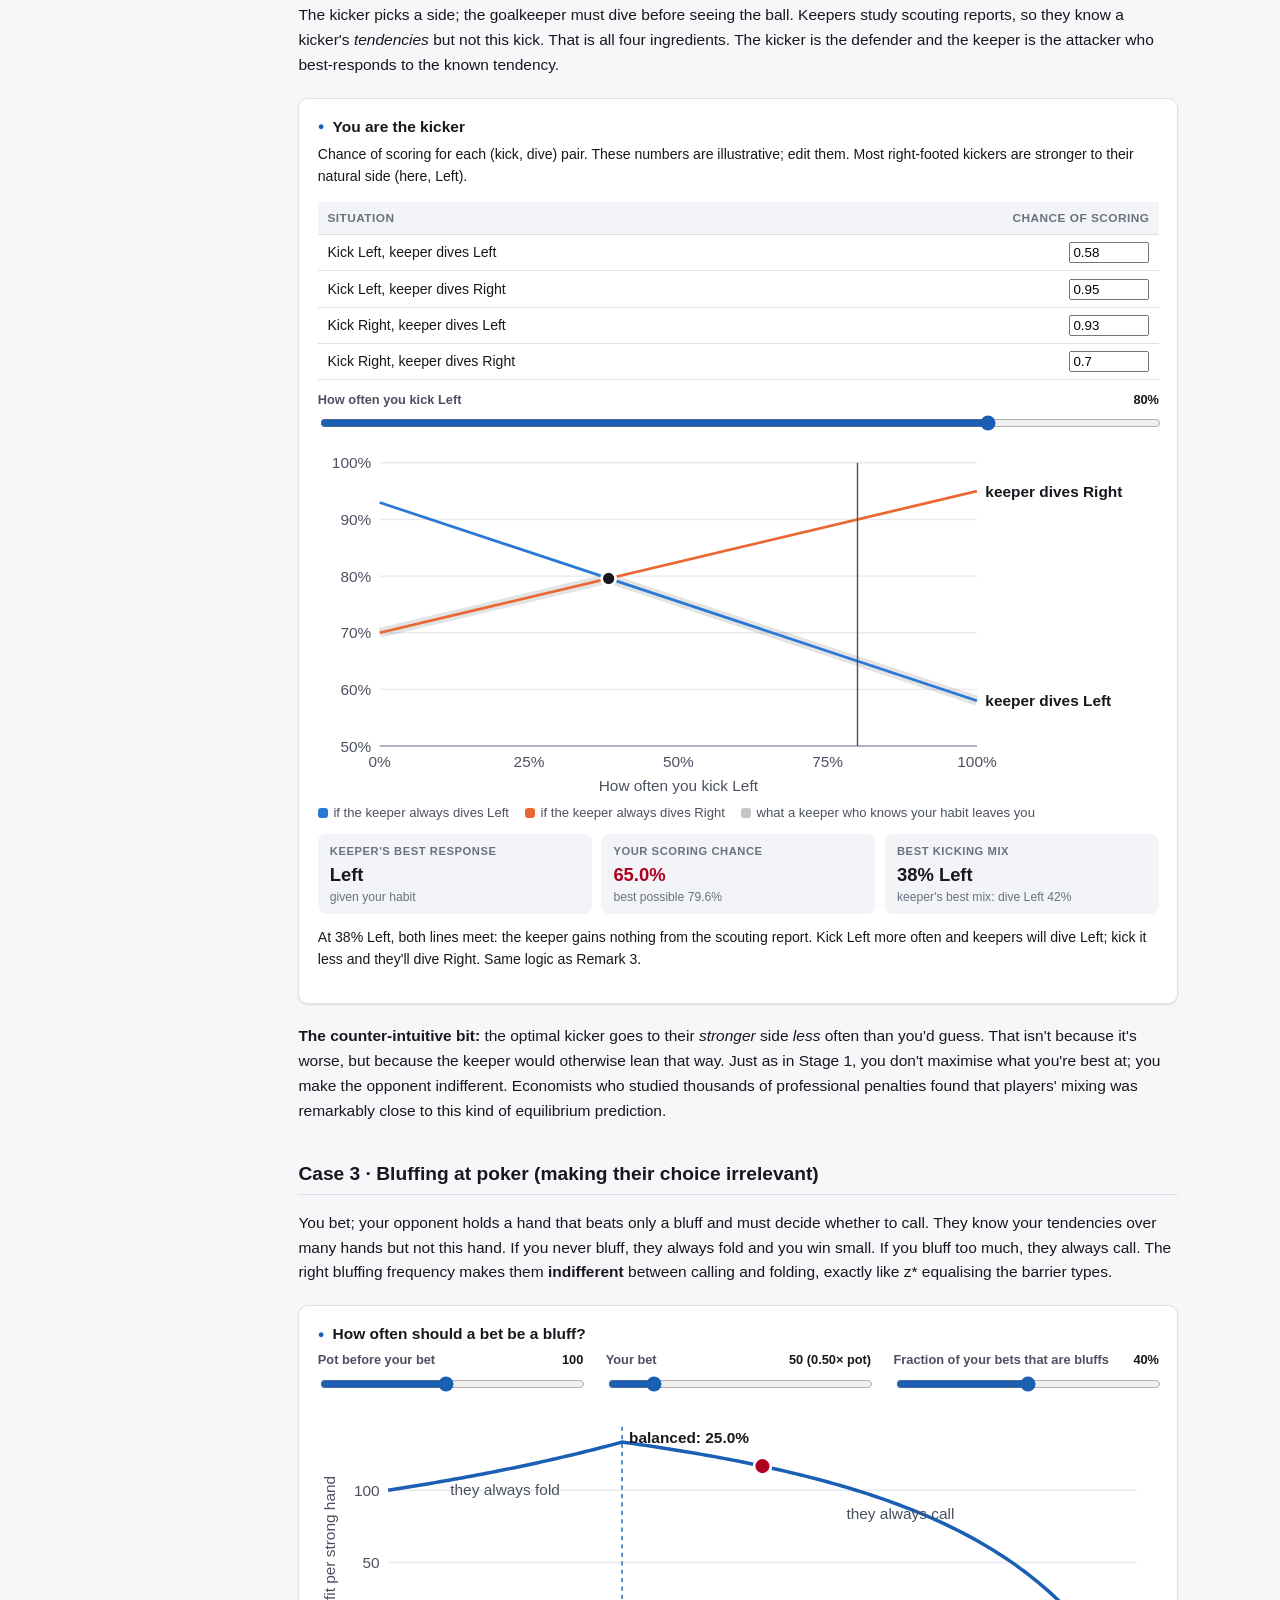
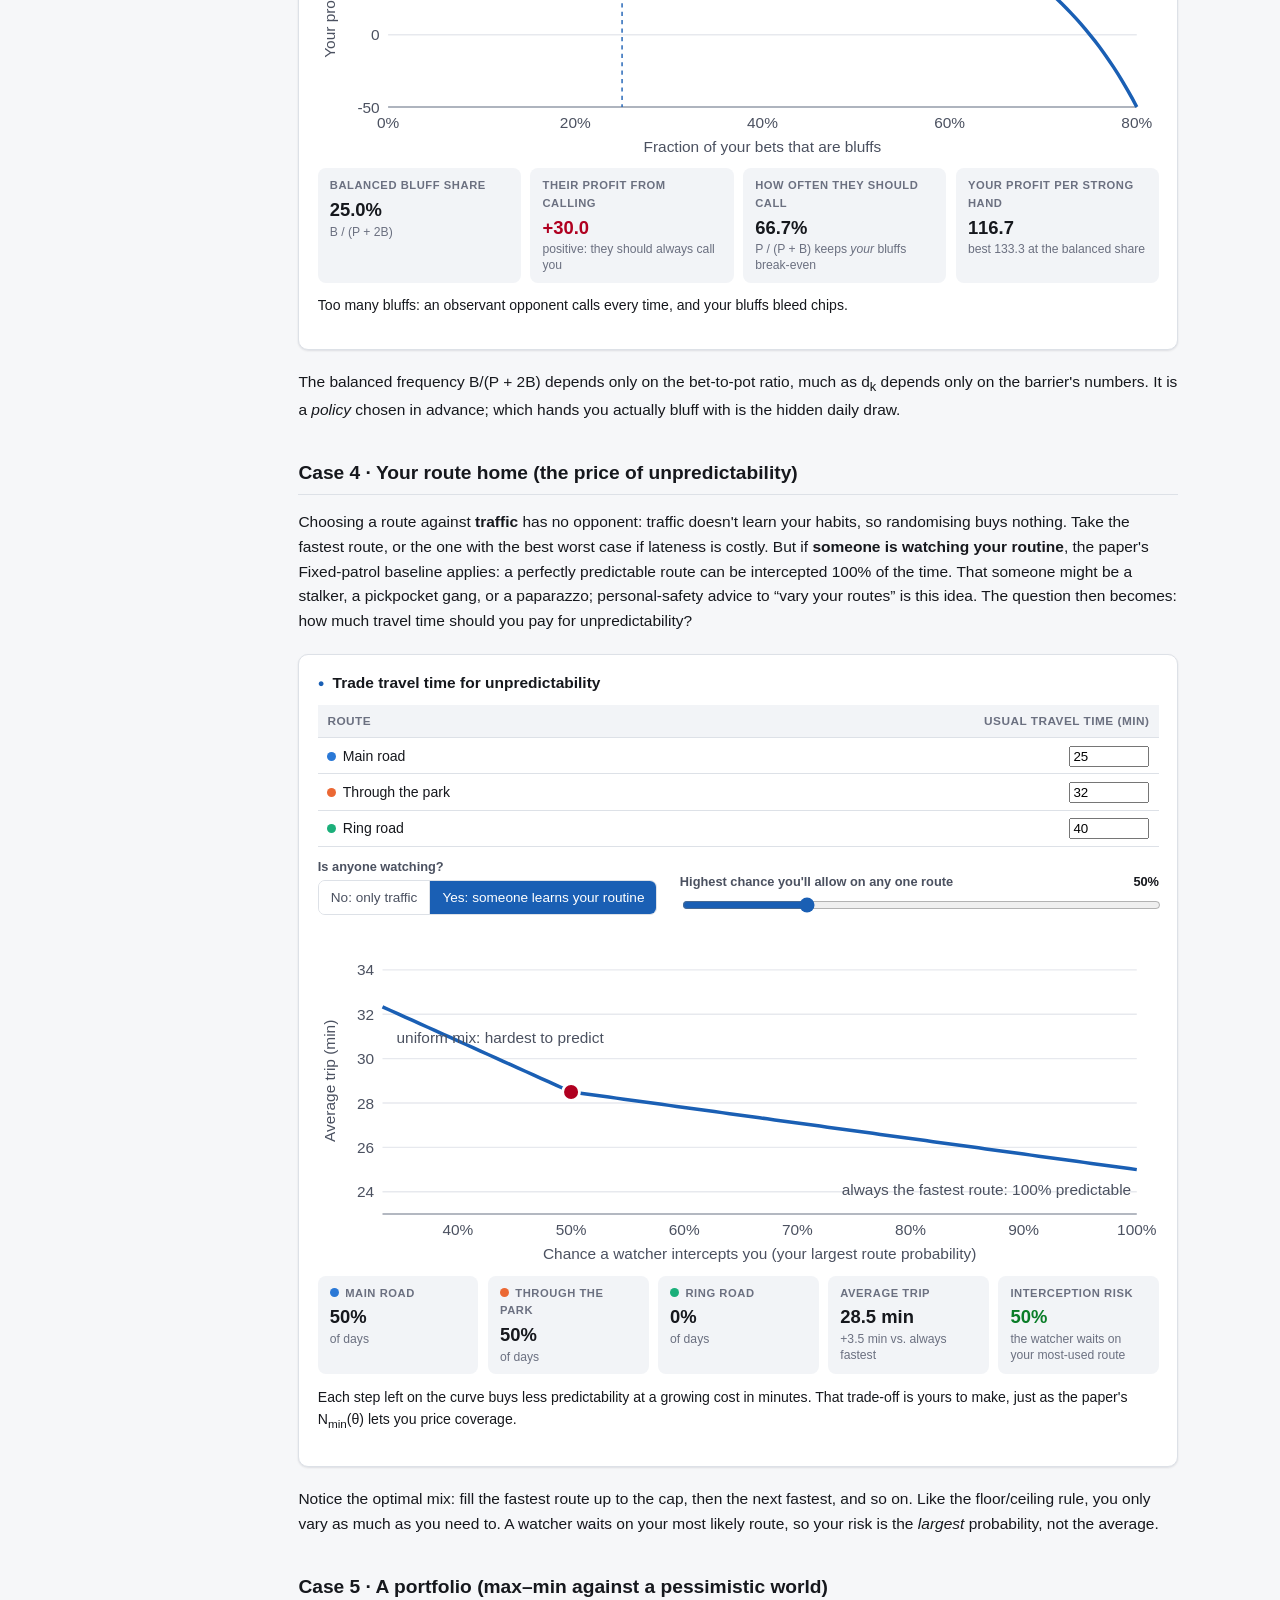
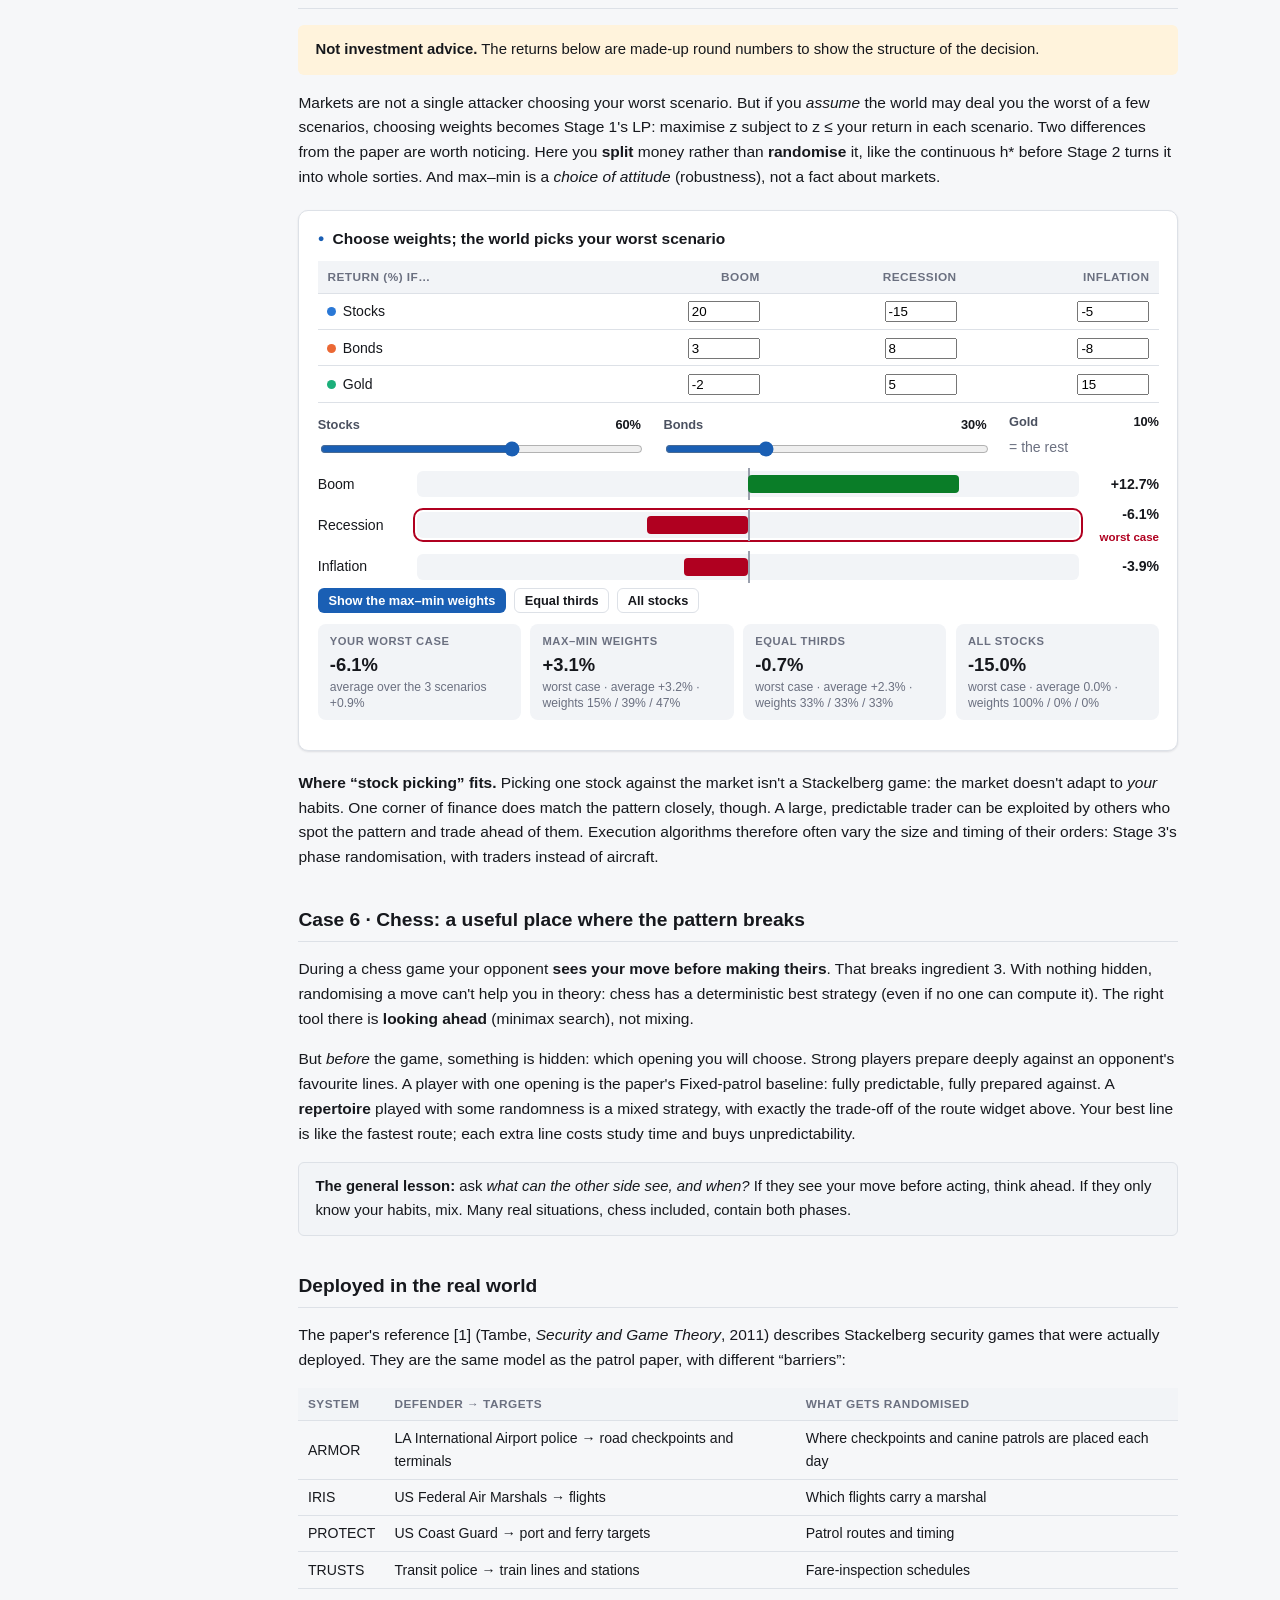
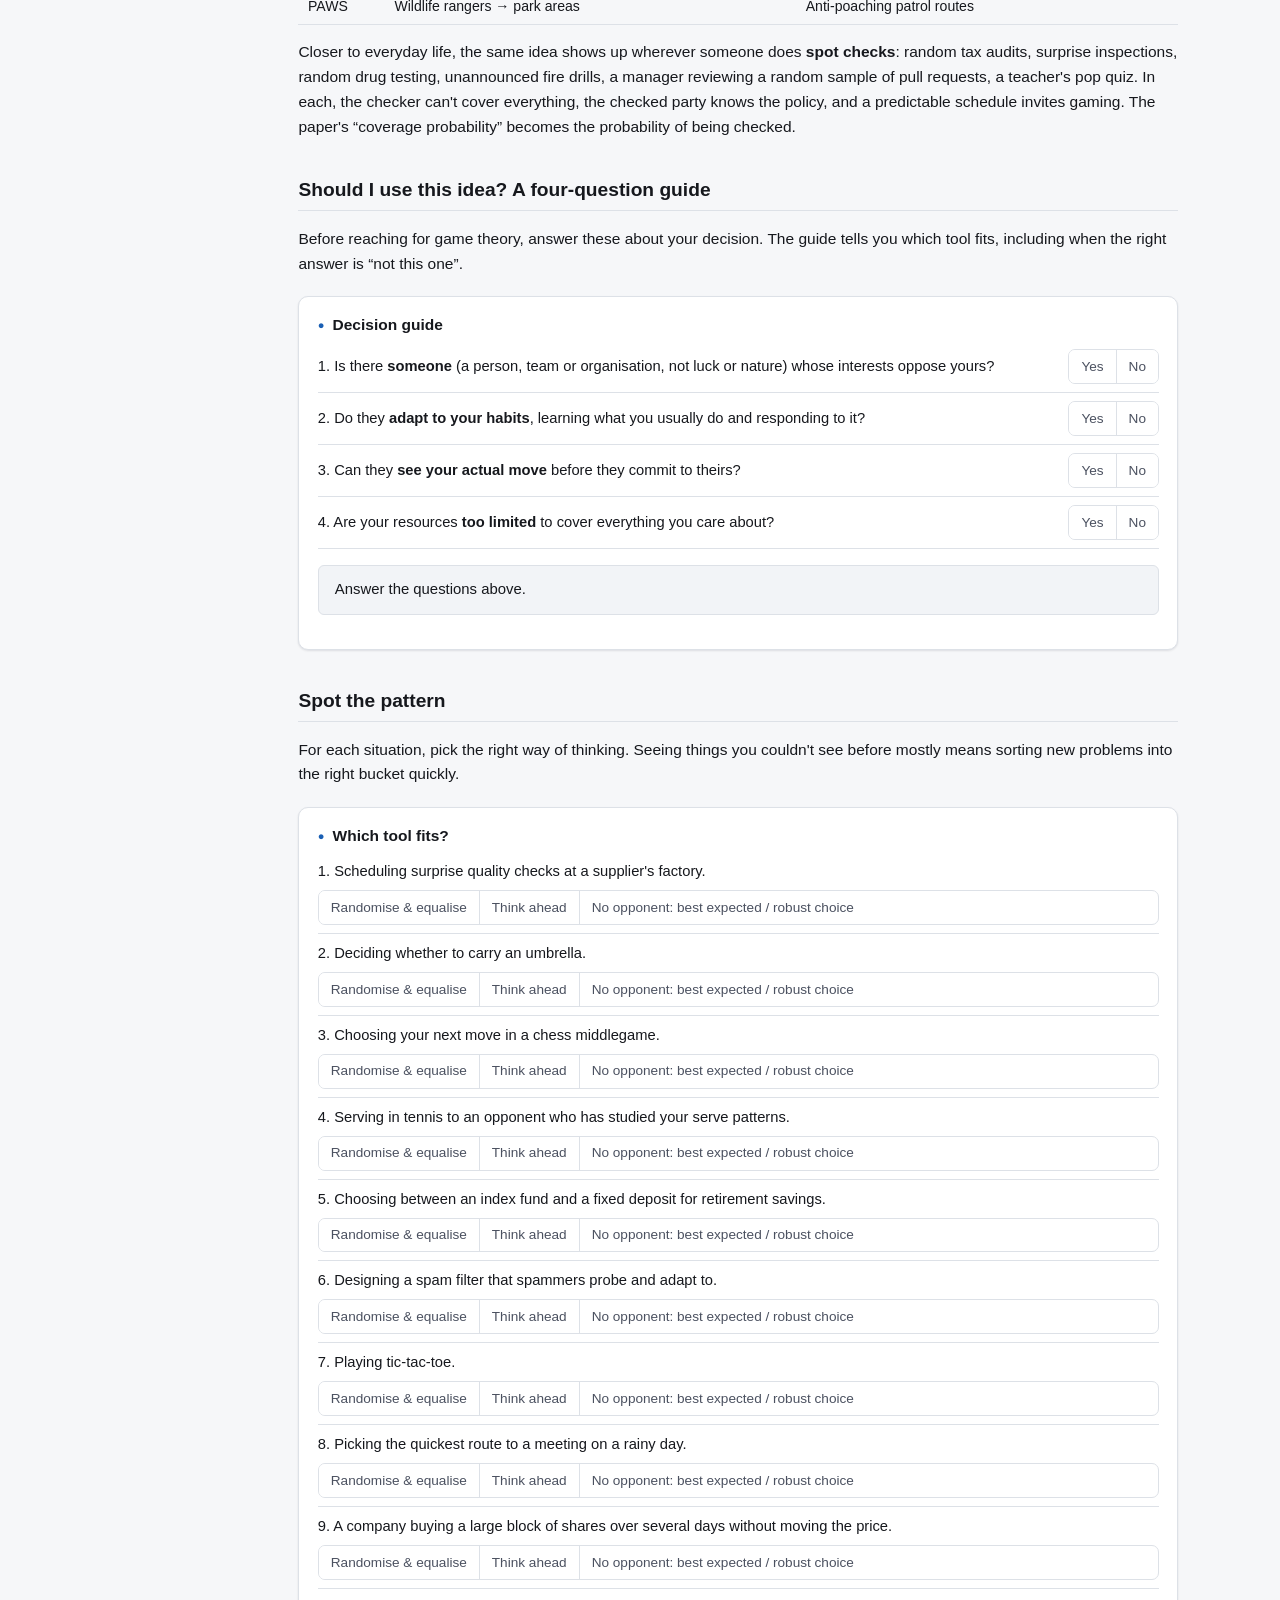
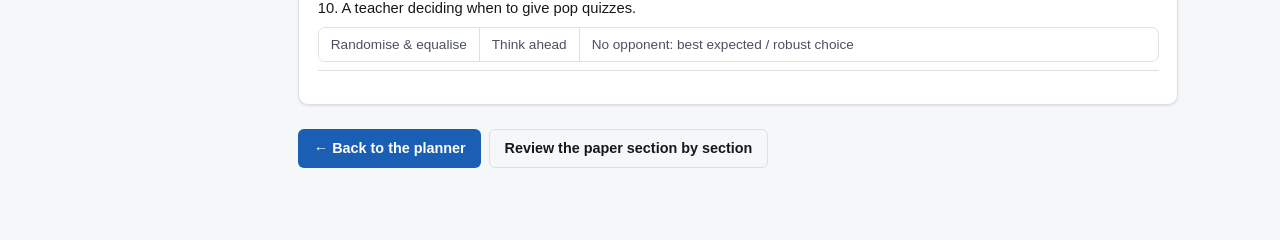
<file: beyond.html>
<!DOCTYPE html>
<html lang="en">

<head>
  <meta charset="UTF-8">
  <meta name="viewport" content="width=device-width, initial-scale=1.0">
  <title>Taking This Idea Forward — One Pattern, Many Places</title>
  <link rel="stylesheet" href="learn.css">
</head>

<body>

  <header class="topbar">
    <a class="btn ghost small" href="index.html">&larr; Planner</a>
    <div class="brand">Taking this idea forward <small>The patrol paper's pattern, outside war-gaming</small></div>
    <div class="spacer"></div>
    <a class="btn ghost small" href="learn.html">The paper, section by section</a>
  </header>

  <div class="layout">
    <nav class="toc collapsed" id="toc">
      <button class="btn ghost small toc-toggle" id="tocToggle">Sections ▾</button>
      <h4>On this page</h4>
      <ol id="tocList">
        <li><a href="#pattern"><span class="num">1</span><span>The pattern, stripped down</span></a></li>
        <li><a href="#translator"><span class="num">2</span><span>Translate it to anything</span></a></li>
        <li><a href="#viva"><span class="num">3</span><span>Preparing for a viva</span></a></li>
        <li><a href="#penalty"><span class="num">4</span><span>A penalty kick</span></a></li>
        <li><a href="#poker"><span class="num">5</span><span>Bluffing at poker</span></a></li>
        <li><a href="#route"><span class="num">6</span><span>Your route home</span></a></li>
        <li><a href="#portfolio"><span class="num">7</span><span>A portfolio</span></a></li>
        <li><a href="#chess"><span class="num">8</span><span>Chess: where it breaks</span></a></li>
        <li><a href="#real"><span class="num">9</span><span>Deployed in the real world</span></a></li>
        <li><a href="#guide"><span class="num">10</span><span>Should I use it? A guide</span></a></li>
        <li><a href="#spot"><span class="num">11</span><span>Spot the pattern</span></a></li>
      </ol>
    </nav>

    <main>
      <div class="lesson">

        <!-- ======================================================= 1 -->
        <section id="pattern" class="lesson">
          <div class="lesson-head">
            <div class="eyebrow">Taking this idea forward</div>
            <h1>One pattern, many places</h1>
          </div>
          <p class="lead">Strip away the aircraft and barriers and the paper is about something very general:
            <b>how to spend limited effort when someone on the other side is watching how you behave and will
              aim at your weakest point</b>. That situation turns up in exams, sport, cards, money, your commute
            and code review. Once you can see its outline, you start noticing it everywhere. Just as important,
            you'll notice where it <em>doesn't</em> apply.</p>

          <div class="bigidea"><b>The four ingredients</b>
            The paper's machinery is worth using when all four are present:
            <ol style="margin:.4rem 0 0">
              <li><strong>An opponent</strong> whose gain is (roughly) your loss.</li>
              <li>They <strong>learn your habits</strong> (your policy) over time…</li>
              <li>…but <strong>can't see today's move</strong> before committing to theirs.</li>
              <li>You have <strong>too little to protect everything</strong>.</li>
            </ol>
          </div>

          <h2>Six portable lessons</h2>
          <p>Each is a result from the paper, rewritten as a habit of thought you can carry anywhere.</p>
          <ol class="steps">
            <li><b>Judge a plan by its weakest point, not its average.</b> If someone can choose where to hit you,
              your plan is only as good as its worst target. (Max–min, §4)</li>
            <li><b>Equalise.</b> At the best plan the opponent is <em>indifferent</em>: every target is equally
              unattractive. If one spot is clearly the weakest, shift effort there. (Remark 3)</li>
            <li><b>Sometimes abandon something, deliberately.</b> When resources are very short, leaving a
              low-value target completely open can be the optimal choice, not a failure. (§5.3, Case 3)</li>
            <li><b>Randomise what they can observe.</b> A predictable routine is a gift to anyone watching. A known
              rule with a hidden draw is much harder to exploit. (Stage 2, Stage 3, Fixed-patrol baseline)</li>
            <li><b>Keep the randomness tight.</b> Being “wildly unpredictable” only creates bad days a patient
              opponent will wait for. Vary as little as needed. (Theorem 5, floor/ceiling)</li>
            <li><b>Know the price.</b> Ask how many resources you need to reach a target level of safety, and
              what each extra unit buys. (§8, minimum fleet size)</li>
          </ol>
        </section>

        <!-- ======================================================= 2 -->
        <section id="translator" class="lesson">
          <h2>Translate it to anything</h2>
          <p>Every concept in the paper has a counterpart in each setting below. Pick one and read down the
            column: the paper's vocabulary becomes a checklist for thinking about the new problem.</p>
          <div class="widget">
            <div class="widget-title">The concept translator</div>
            <div class="seg" id="trPick" style="flex-wrap:wrap"></div>
            <div class="tbl-wrap" style="margin-top:.8rem">
              <table class="tbl" id="trTable"></table>
            </div>
          </div>
        </section>

        <!-- ======================================================= 3 -->
        <section id="viva" class="lesson">
          <h2>Case 1 · Preparing for a viva (exactly Stage 1)</h2>
          <p>An examiner who knows the syllabus, and soon learns how you think, will probe your
            <b>weakest topic</b>. You have a fixed number of study hours. This is not just an analogy: it is
            <em>the same mathematics</em> as Stage 1. Topics are barrier types, study hours are flying hours,
            and the examiner is the attacker.</p>
          <ul>
            <li>Mastery of topic t after h<sub>t</sub> hours: P<sub>t</sub> = h<sub>t</sub>/c<sub>t</sub>, where
              c<sub>t</sub> is the hours needed for full mastery (cf. P<sub>k</sub> = μh<sub>k</sub>/n<sub>k</sub>T).</li>
            <li>If asked about topic t you lose w<sub>t</sub>(1 − P<sub>t</sub>) marks. The examiner asks where you
              lose most.</li>
            <li>Minimise the worst loss ⇒ equalise the losses ⇒ a closed form just like Theorem 1:
              L* = (Σc<sub>t</sub> − H) / Σ(c<sub>t</sub>/w<sub>t</sub>), and h*<sub>t</sub> = c<sub>t</sub>(1 −
              L*/w<sub>t</sub>). A topic with w<sub>t</sub> ≤ L* gets <b>zero hours</b>: Case 3 again.</li>
          </ul>
          <div class="widget">
            <div class="widget-title">Plan your study hours</div>
            <p class="widget-sub">Edit the topics. Marks = what's at stake if that topic is probed; hours to
              master = how much work full confidence takes.</p>
            <div class="tbl-wrap">
              <table class="tbl" id="vivaEdit"></table>
            </div>
            <div class="controls">
              <div class="ctl"><label for="vivaH">Total study hours you have <output id="vivaHOut"></output></label><input
                  type="range" id="vivaH" min="0" step="1"></div>
            </div>
            <div class="seg" id="vivaStrat" style="flex-wrap:wrap"></div>
            <div class="chart" id="vivaChart" style="margin-top:.6rem"></div>
            <div class="tbl-wrap">
              <table class="tbl" id="vivaTable"></table>
            </div>
            <p class="widget-sub" id="vivaMsg"></p>
          </div>
          <p>These are the same four baselines as the paper's §12, and they fail for the same reasons.
            “Equal hours” ignores that topics differ. “Proportional to marks” over-studies the big topic.
            “Biggest topic first” leaves a topic untouched for the examiner to find. In real life this doesn't
            mean “study nothing for small topics”. It means that when time is truly short, <em>deliberately</em>
            skipping a low-stakes topic can beat spreading yourself thin.</p>
        </section>

        <!-- ======================================================= 4 -->
        <section id="penalty" class="lesson">
          <h2>Case 2 · A penalty kick (indifference, Remark 3)</h2>
          <p>The kicker picks a side; the goalkeeper must dive before seeing the ball. Keepers study scouting
            reports, so they know a kicker's <em>tendencies</em> but not this kick. That is all four
            ingredients. The kicker is the defender and the keeper is the attacker who best-responds to the
            known tendency.</p>
          <div class="widget">
            <div class="widget-title">You are the kicker</div>
            <p class="widget-sub">Chance of scoring for each (kick, dive) pair. These numbers are illustrative;
              edit them. Most right-footed kickers are stronger to their natural side (here, Left).</p>
            <div class="tbl-wrap">
              <table class="tbl" id="penEdit"></table>
            </div>
            <div class="controls">
              <div class="ctl"><label for="penP">How often you kick Left <output id="penPOut"></output></label><input
                  type="range" id="penP" min="0" max="1" step="0.01" value="0.8"></div>
            </div>
            <div class="chart" id="penChart"></div>
            <div class="legend" id="penLegend"></div>
            <div class="stats" id="penStats"></div>
            <p class="widget-sub" id="penMsg"></p>
          </div>
          <p><b>The counter-intuitive bit:</b> the optimal kicker goes to their <em>stronger</em> side
            <em>less</em> often than you'd guess. That isn't because it's worse, but because the keeper would
            otherwise lean that way. Just as in Stage 1, you don't maximise what you're best at; you make the
            opponent indifferent. Economists who studied thousands of professional penalties found that players'
            mixing was remarkably close to this kind of equilibrium prediction.</p>
        </section>

        <!-- ======================================================= 5 -->
        <section id="poker" class="lesson">
          <h2>Case 3 · Bluffing at poker (making their choice irrelevant)</h2>
          <p>You bet; your opponent holds a hand that beats only a bluff and must decide whether to call. They
            know your tendencies over many hands but not this hand. If you never bluff, they always fold and you
            win small. If you bluff too much, they always call. The right bluffing frequency makes them
            <b>indifferent</b> between calling and folding, exactly like z* equalising the barrier types.</p>
          <div class="widget">
            <div class="widget-title">How often should a bet be a bluff?</div>
            <div class="controls">
              <div class="ctl"><label for="pkPot">Pot before your bet <output id="pkPotOut"></output></label><input
                  type="range" id="pkPot" min="10" max="200" step="5" value="100"></div>
              <div class="ctl"><label for="pkBet">Your bet <output id="pkBetOut"></output></label><input type="range"
                  id="pkBet" min="5" max="300" step="5" value="50"></div>
              <div class="ctl"><label for="pkF">Fraction of your bets that are bluffs <output
                    id="pkFOut"></output></label><input type="range" id="pkF" min="0" max="0.8" step="0.01"
                  value="0.4"></div>
            </div>
            <div class="chart" id="pkChart"></div>
            <div class="stats" id="pkStats"></div>
            <p class="widget-sub" id="pkMsg"></p>
          </div>
          <p>The balanced frequency B/(P + 2B) depends only on the bet-to-pot ratio, much as d<sub>k</sub>
            depends only on the barrier's numbers. It is a <em>policy</em> chosen in advance; which hands
            you actually bluff with is the hidden daily draw.</p>
        </section>

        <!-- ======================================================= 6 -->
        <section id="route" class="lesson">
          <h2>Case 4 · Your route home (the price of unpredictability)</h2>
          <p>Choosing a route against <b>traffic</b> has no opponent: traffic doesn't learn your habits, so
            randomising buys nothing. Take the fastest route, or the one with the best worst case if lateness is
            costly. But if <b>someone is watching your routine</b>, the paper's Fixed-patrol baseline applies:
            a perfectly predictable route can be intercepted 100% of the time. That someone might be a stalker,
            a pickpocket gang, or a paparazzo; personal-safety advice to “vary your routes” is this idea. The
            question then becomes: how much travel time should you pay for unpredictability?</p>
          <div class="widget">
            <div class="widget-title">Trade travel time for unpredictability</div>
            <div class="tbl-wrap">
              <table class="tbl" id="rtEdit"></table>
            </div>
            <div class="controls">
              <div class="ctl" style="flex:0 0 auto"><label>Is anyone watching?</label>
                <div class="seg" id="rtWatch"><button data-v="0">No: only traffic</button><button data-v="1"
                    class="on">Yes: someone learns your routine</button></div>
              </div>
              <div class="ctl"><label for="rtA">Highest chance you'll allow on any one route <output
                    id="rtAOut"></output></label><input type="range" id="rtA" min="0.25" max="1" step="0.01"
                  value="0.5"></div>
            </div>
            <div class="chart" id="rtChart"></div>
            <div class="stats" id="rtStats"></div>
            <p class="widget-sub" id="rtMsg"></p>
          </div>
          <p>Notice the optimal mix: fill the fastest route up to the cap, then the next fastest, and so on. Like
            the floor/ceiling rule, you only vary as much as you need to. A watcher waits on your most likely
            route, so your risk is the <em>largest</em> probability, not the average.</p>
        </section>

        <!-- ======================================================= 7 -->
        <section id="portfolio" class="lesson">
          <h2>Case 5 · A portfolio (max–min against a pessimistic world)</h2>
          <div class="note warn"><b>Not investment advice.</b> The returns below are made-up round numbers to
            show the structure of the decision.</div>
          <p>Markets are not a single attacker choosing your worst scenario. But if you <em>assume</em> the world
            may deal you the worst of a few scenarios, choosing weights becomes Stage 1's LP: maximise z subject
            to z ≤ your return in each scenario. Two differences from the paper are worth noticing. Here you
            <b>split</b> money rather than <b>randomise</b> it, like the continuous h* before Stage 2 turns it
            into whole sorties. And max–min is a <em>choice of attitude</em> (robustness), not a fact about
            markets.</p>
          <div class="widget">
            <div class="widget-title">Choose weights; the world picks your worst scenario</div>
            <div class="tbl-wrap">
              <table class="tbl" id="pfEdit"></table>
            </div>
            <div class="controls">
              <div class="ctl"><label for="pfS">Stocks <output id="pfSOut"></output></label><input type="range" id="pfS"
                  min="0" max="1" step="0.01" value="0.6"></div>
              <div class="ctl"><label for="pfB">Bonds <output id="pfBOut"></output></label><input type="range" id="pfB"
                  min="0" max="1" step="0.01" value="0.3"></div>
              <div class="ctl" style="flex:0 0 120px"><label>Gold <output id="pfGOut"></output></label><small
                  class="widget-sub" style="margin:0">= the rest</small></div>
            </div>
            <div id="pfBars"></div>
            <div class="btn-row"><button class="btn small" id="pfOpt">Show the max–min weights</button><button
                class="btn ghost small" id="pfEq">Equal thirds</button><button class="btn ghost small" id="pfAll">All
                stocks</button></div>
            <div class="stats" id="pfStats"></div>
          </div>
          <p><b>Where “stock picking” fits.</b> Picking one stock against the market isn't a Stackelberg game:
            the market doesn't adapt to <em>your</em> habits. One corner of finance does match the pattern
            closely, though. A large, predictable trader can be exploited by others who spot the pattern and
            trade ahead of them. Execution algorithms therefore often vary the size and timing of their orders:
            Stage 3's phase randomisation, with traders instead of aircraft.</p>
        </section>

        <!-- ======================================================= 8 -->
        <section id="chess" class="lesson">
          <h2>Case 6 · Chess: a useful place where the pattern breaks</h2>
          <p>During a chess game your opponent <b>sees your move before making theirs</b>. That breaks ingredient
            3. With nothing hidden, randomising a move can't help you in theory: chess has a deterministic best
            strategy (even if no one can compute it). The right tool there is <b>looking ahead</b>
            (minimax search), not mixing.</p>
          <p>But <em>before</em> the game, something is hidden: which opening you will choose. Strong players
            prepare deeply against an opponent's favourite lines. A player with one opening is the paper's
            Fixed-patrol baseline: fully predictable, fully prepared against. A <b>repertoire</b> played with
            some randomness is a mixed strategy, with exactly the trade-off of the route widget above. Your best
            line is like the fastest route; each extra line costs study time and buys unpredictability.</p>
          <div class="note"><b>The general lesson:</b> ask <em>what can the other side see, and when?</em> If
            they see your move before acting, think ahead. If they only know your habits, mix. Many real
            situations, chess included, contain both phases.</div>
        </section>

        <!-- ======================================================= 9 -->
        <section id="real" class="lesson">
          <h2>Deployed in the real world</h2>
          <p>The paper's reference [1] (Tambe, <em>Security and Game Theory</em>, 2011) describes Stackelberg
            security games that were actually deployed. They are the same model as the patrol paper, with
            different “barriers”:</p>
          <div class="tbl-wrap">
            <table class="tbl" style="white-space:normal">
              <tr>
                <th>System</th>
                <th style="text-align:left">Defender → Targets</th>
                <th style="text-align:left">What gets randomised</th>
              </tr>
              <tr>
                <td>ARMOR</td>
                <td style="text-align:left;white-space:normal">LA International Airport police → road checkpoints and
                  terminals</td>
                <td style="text-align:left;white-space:normal">Where checkpoints and canine patrols are placed each day
                </td>
              </tr>
              <tr>
                <td>IRIS</td>
                <td style="text-align:left;white-space:normal">US Federal Air Marshals → flights</td>
                <td style="text-align:left;white-space:normal">Which flights carry a marshal</td>
              </tr>
              <tr>
                <td>PROTECT</td>
                <td style="text-align:left;white-space:normal">US Coast Guard → port and ferry targets</td>
                <td style="text-align:left;white-space:normal">Patrol routes and timing</td>
              </tr>
              <tr>
                <td>TRUSTS</td>
                <td style="text-align:left;white-space:normal">Transit police → train lines and stations</td>
                <td style="text-align:left;white-space:normal">Fare-inspection schedules</td>
              </tr>
              <tr>
                <td>PAWS</td>
                <td style="text-align:left;white-space:normal">Wildlife rangers → park areas</td>
                <td style="text-align:left;white-space:normal">Anti-poaching patrol routes</td>
              </tr>
            </table>
          </div>
          <p>Closer to everyday life, the same idea shows up wherever someone does <b>spot checks</b>: random tax
            audits, surprise inspections, random drug testing, unannounced fire drills, a manager reviewing a
            random sample of pull requests, a teacher's pop quiz. In each, the checker can't cover everything,
            the checked party knows the policy, and a predictable schedule invites gaming. The paper's “coverage
            probability” becomes the probability of being checked.</p>
        </section>

        <!-- ======================================================= 10 -->
        <section id="guide" class="lesson">
          <h2>Should I use this idea? A four-question guide</h2>
          <p>Before reaching for game theory, answer these about your decision. The guide tells you which tool
            fits, including when the right answer is “not this one”.</p>
          <div class="widget">
            <div class="widget-title">Decision guide</div>
            <div id="guideQs"></div>
            <div class="note" id="guideOut"></div>
          </div>
        </section>

        <!-- ======================================================= 11 -->
        <section id="spot" class="lesson">
          <h2>Spot the pattern</h2>
          <p>For each situation, pick the right way of thinking. Seeing things you couldn't see before mostly
            means sorting new problems into the right bucket quickly.</p>
          <div class="widget">
            <div class="widget-title">Which tool fits?</div>
            <div id="spotList"></div>
            <p class="widget-sub" id="spotScore"></p>
          </div>
          <div class="btn-row" style="margin-top:1.5rem"><a class="btn" href="index.html">← Back to the planner</a><a
              class="btn ghost" href="learn.html">Review the paper section by section</a></div>
        </section>

      </div>
    </main>
  </div>

  <div id="tip"></div>
  <script src="beyond.js"></script>
</body>

</html>
</file>
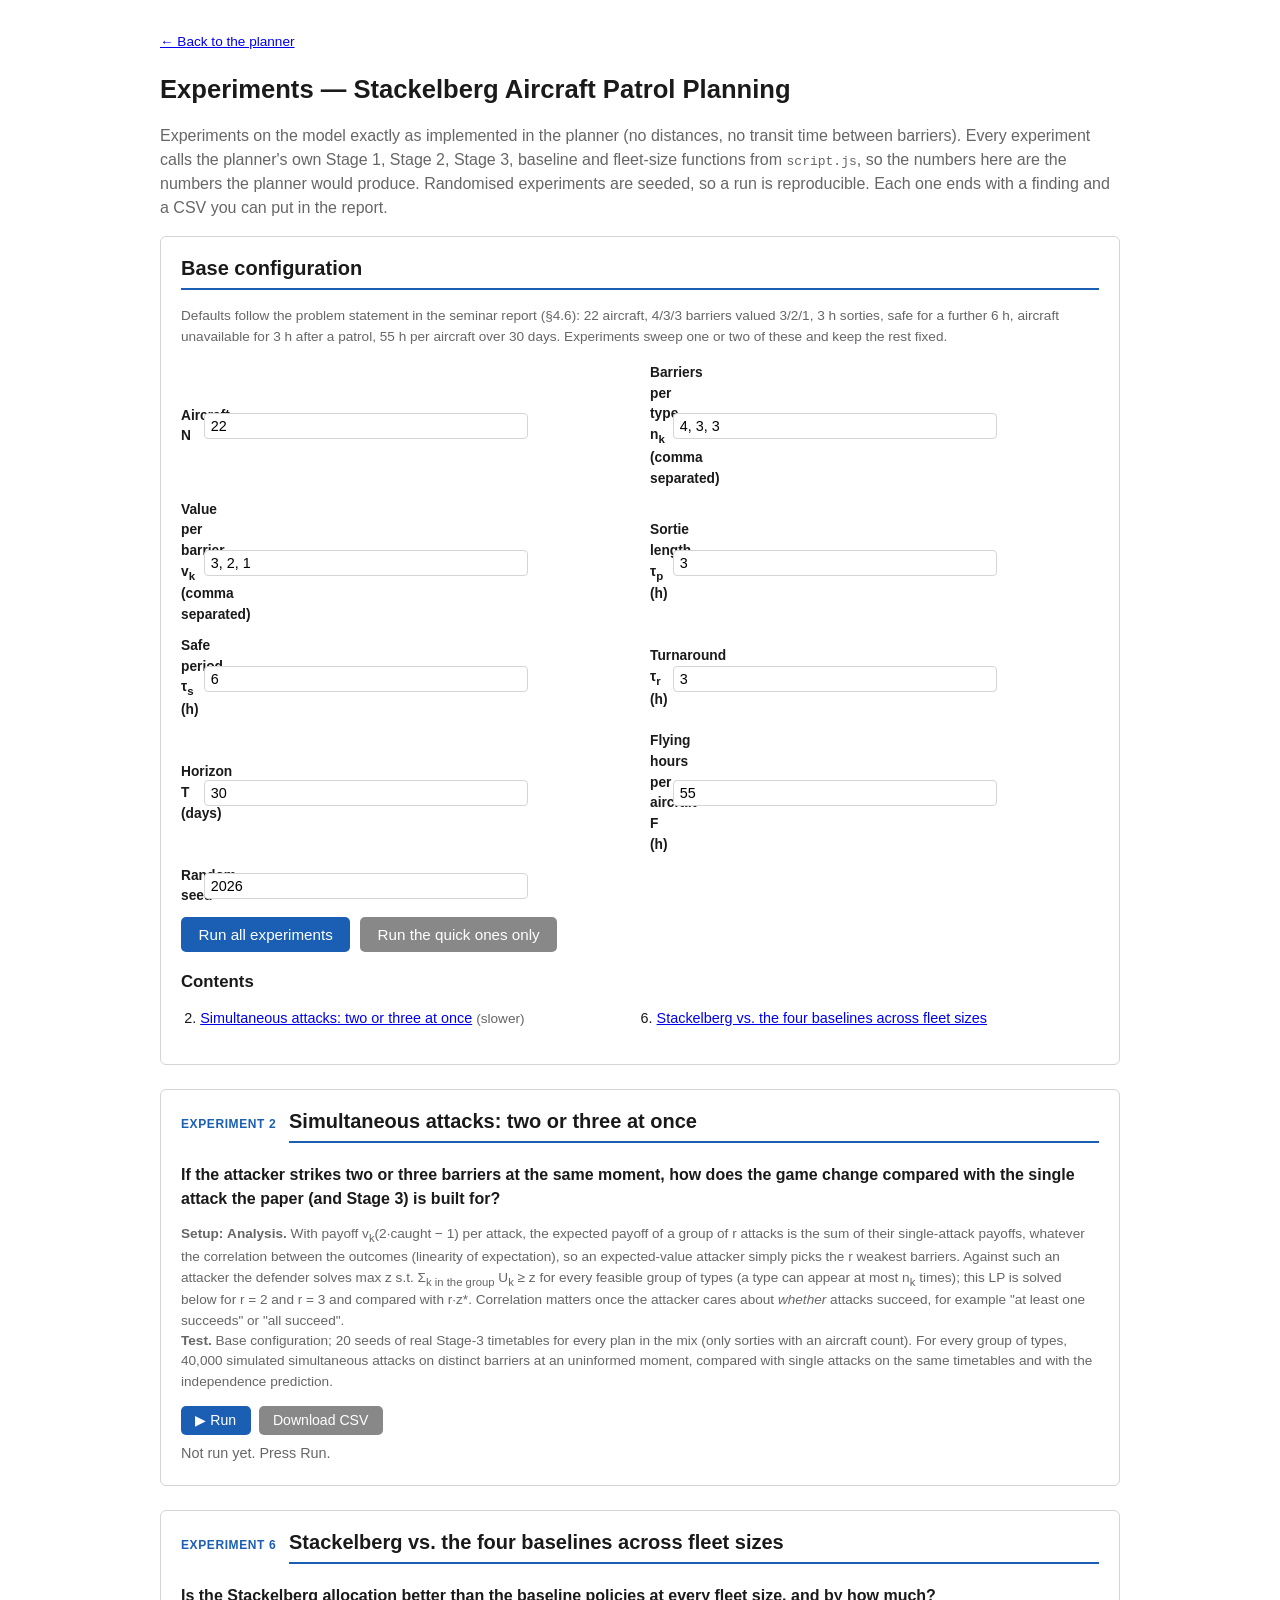
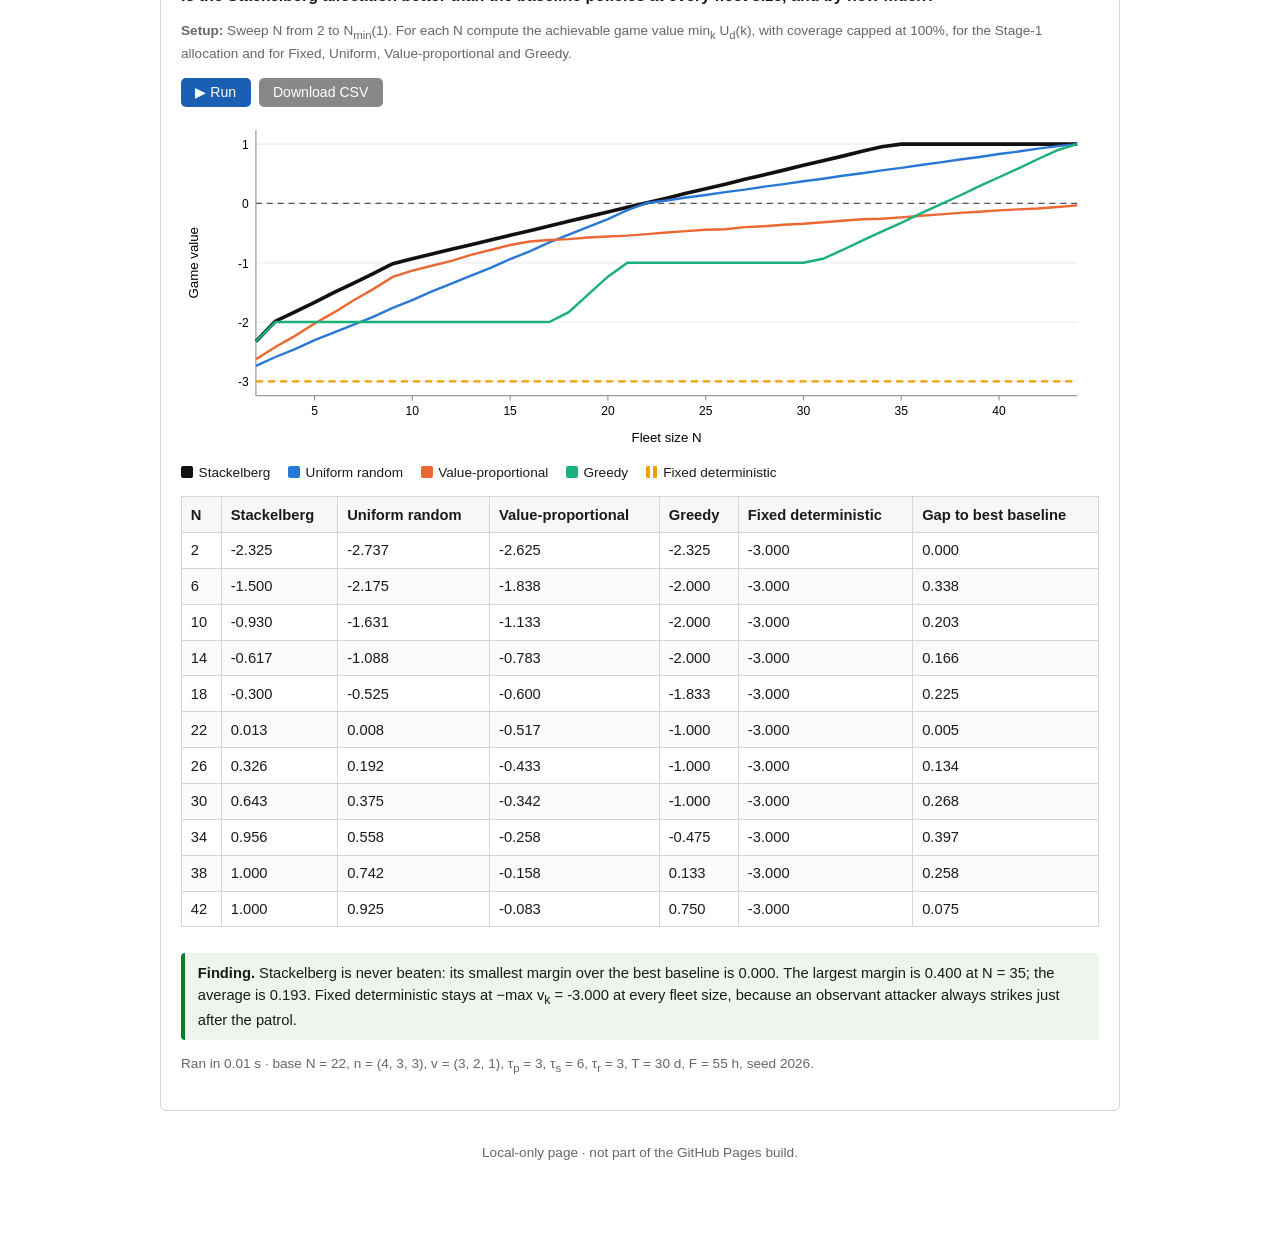
<file: experiments.html>
<!DOCTYPE html>
<html lang="en">

<head>
  <meta charset="UTF-8">
  <meta name="viewport" content="width=device-width, initial-scale=1.0">
  <title>Patrol Planner Experiments</title>
  <link rel="stylesheet" href="style.css">
  <style>
    .exp-head { display: flex; flex-wrap: wrap; align-items: baseline; gap: 0.3rem 0.8rem; }
    .exp-head h2 { flex: 1 1 auto; }
    .exp-tag { font-size: 0.75rem; font-weight: 700; color: var(--accent); text-transform: uppercase; letter-spacing: 0.05em; }
    .exp-q { font-weight: 600; margin: 0.2rem 0 0.3rem; }
    .finding { background: #eef5ec; border-left: 4px solid var(--ok); padding: 0.55rem 0.8rem; border-radius: 4px; margin: 0.6rem 0; font-size: 0.92rem; }
    .exp-out:empty::before { content: "Not run yet. Press Run."; color: var(--muted); font-size: 0.9rem; }
    .exp-actions { display: flex; gap: 0.5rem; flex-wrap: wrap; margin: 0.4rem 0; }
    .exp-actions button { padding: 0.4rem 0.9rem; font-size: 0.88rem; }
    .toc { columns: 2; font-size: 0.9rem; padding-left: 1.2rem; }
    @media (max-width: 640px) { .toc { columns: 1; } }
    table td, table th { font-variant-numeric: tabular-nums; }
  </style>
</head>

<body>
  <p class="small"><a href="index.html">&larr; Back to the planner</a></p>
  <h1>Experiments &mdash; Stackelberg Aircraft Patrol Planning</h1>
  <p class="muted">
    Experiments on the model exactly as implemented in the planner (no distances, no transit time between
    barriers). Every experiment calls the planner's own Stage 1, Stage 2, Stage 3, baseline and fleet-size functions
    from <code>script.js</code>, so the numbers here are the numbers the planner would produce. Randomised experiments
    are seeded, so a run is reproducible. Each one ends with a finding and a CSV you can put in the report.
  </p>

  <section>
    <h2>Base configuration</h2>
    <p class="muted small">Defaults follow the problem statement in the seminar report (&sect;4.6): 22 aircraft, 4/3/3
      barriers valued 3/2/1, 3 h sorties, safe for a further 6 h, aircraft unavailable for 3 h after a patrol, 55 h per
      aircraft over 30 days. Experiments sweep one or two of these and keep the rest fixed.</p>
    <div class="param-grid">
      <div class="param"><label for="bN">Aircraft N</label><input type="number" id="bN" value="22" min="1" step="1"></div>
      <div class="param"><label for="bn">Barriers per type n<sub>k</sub> (comma separated)</label><input type="text" id="bn" value="4, 3, 3"></div>
      <div class="param"><label for="bv">Value per barrier v<sub>k</sub> (comma separated)</label><input type="text" id="bv" value="3, 2, 1"></div>
      <div class="param"><label for="btp">Sortie length &tau;<sub>p</sub> (h)</label><input type="number" id="btp" value="3" min="0.1" step="0.5"></div>
      <div class="param"><label for="bts">Safe period &tau;<sub>s</sub> (h)</label><input type="number" id="bts" value="6" min="0" step="0.5"></div>
      <div class="param"><label for="btr">Turnaround &tau;<sub>r</sub> (h)</label><input type="number" id="btr" value="3" min="0" step="0.5"></div>
      <div class="param"><label for="bT">Horizon T (days)</label><input type="number" id="bT" value="30" min="1" step="1"></div>
      <div class="param"><label for="bF">Flying hours per aircraft F (h)</label><input type="number" id="bF" value="55" min="1" step="1"></div>
      <div class="param"><label for="bSeed">Random seed</label><input type="number" id="bSeed" value="2026" step="1"></div>
    </div>
    <div class="button-row">
      <button id="runAllBtn">Run all experiments</button>
      <button id="runLightBtn" class="secondary">Run the quick ones only</button>
    </div>
    <div id="baseError" class="error"></div>
    <h3>Contents</h3>
    <ol id="toc" class="toc"></ol>
  </section>

  <div id="experiments"></div>

  <footer class="muted small">Local-only page &middot; not part of the GitHub Pages build.</footer>

  <script src="script.js"></script>
  <script src="experiments.js"></script>
</body>

</html>
</file>
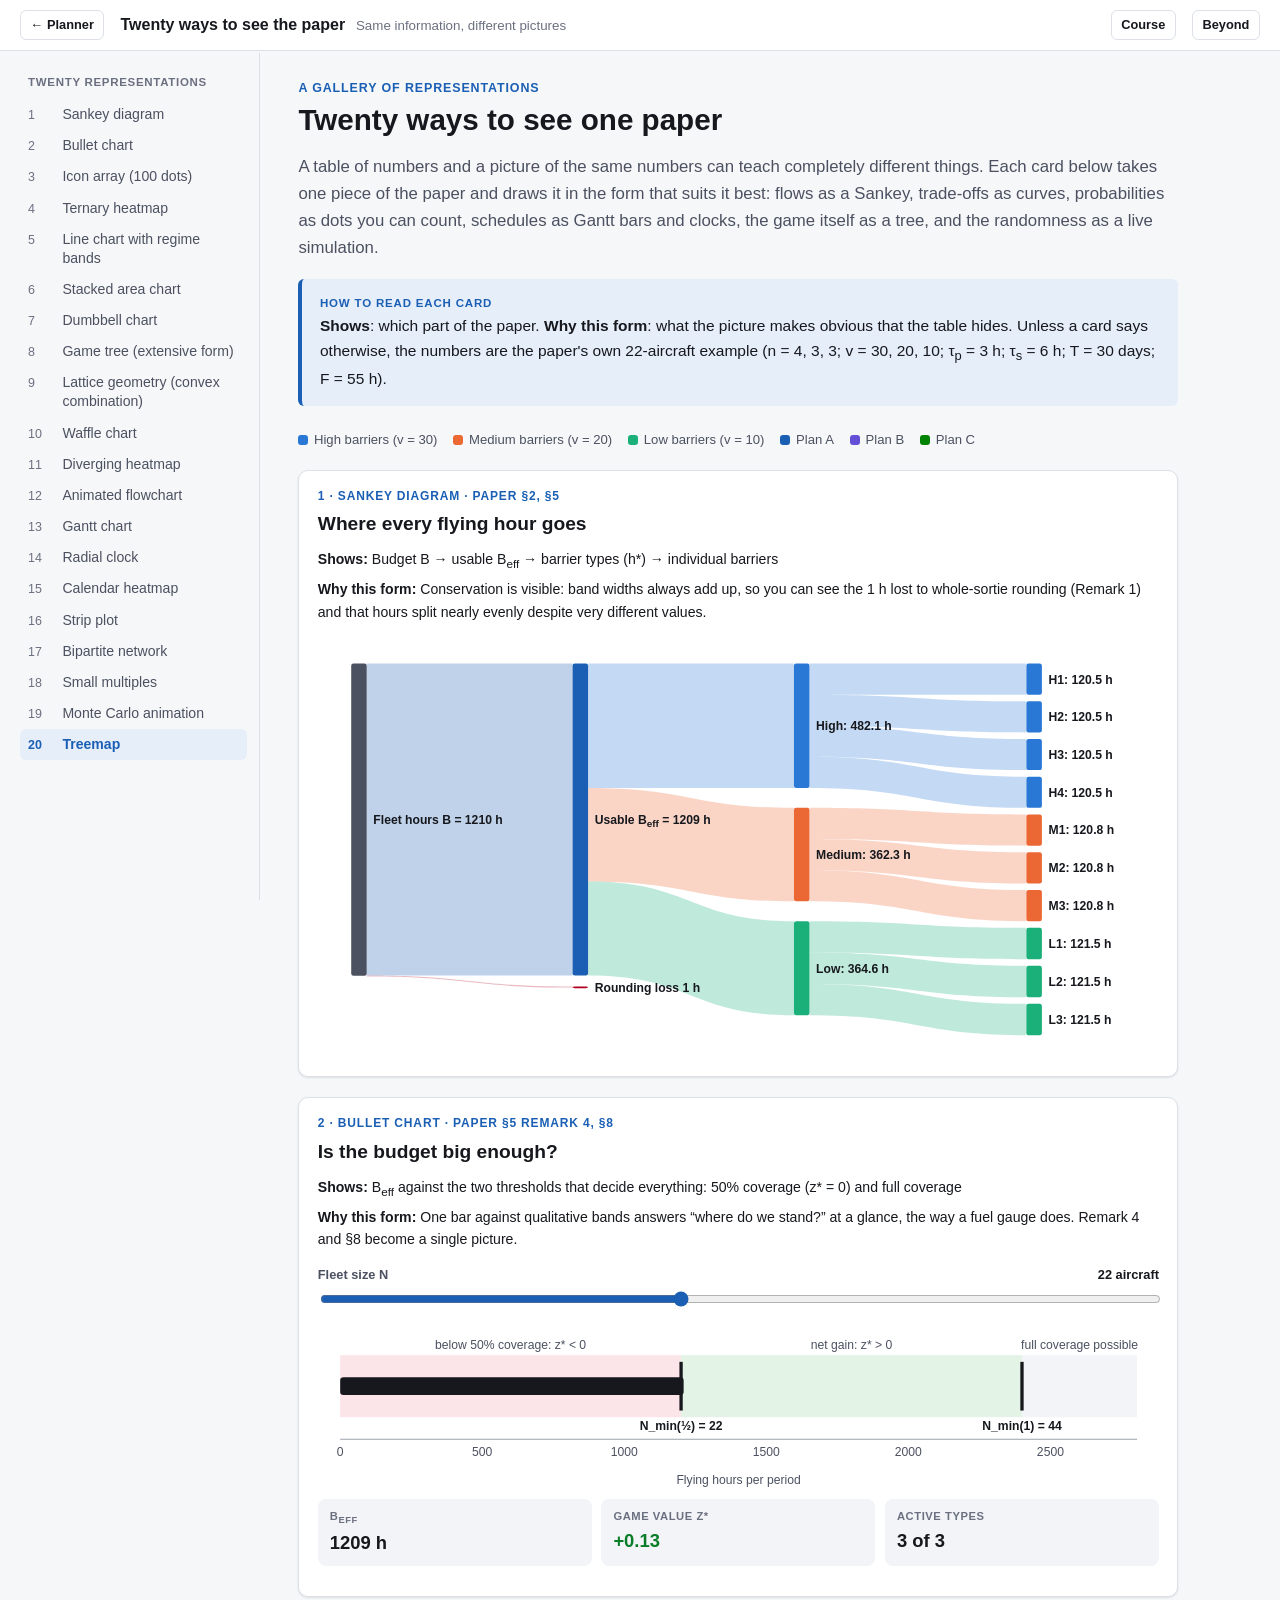
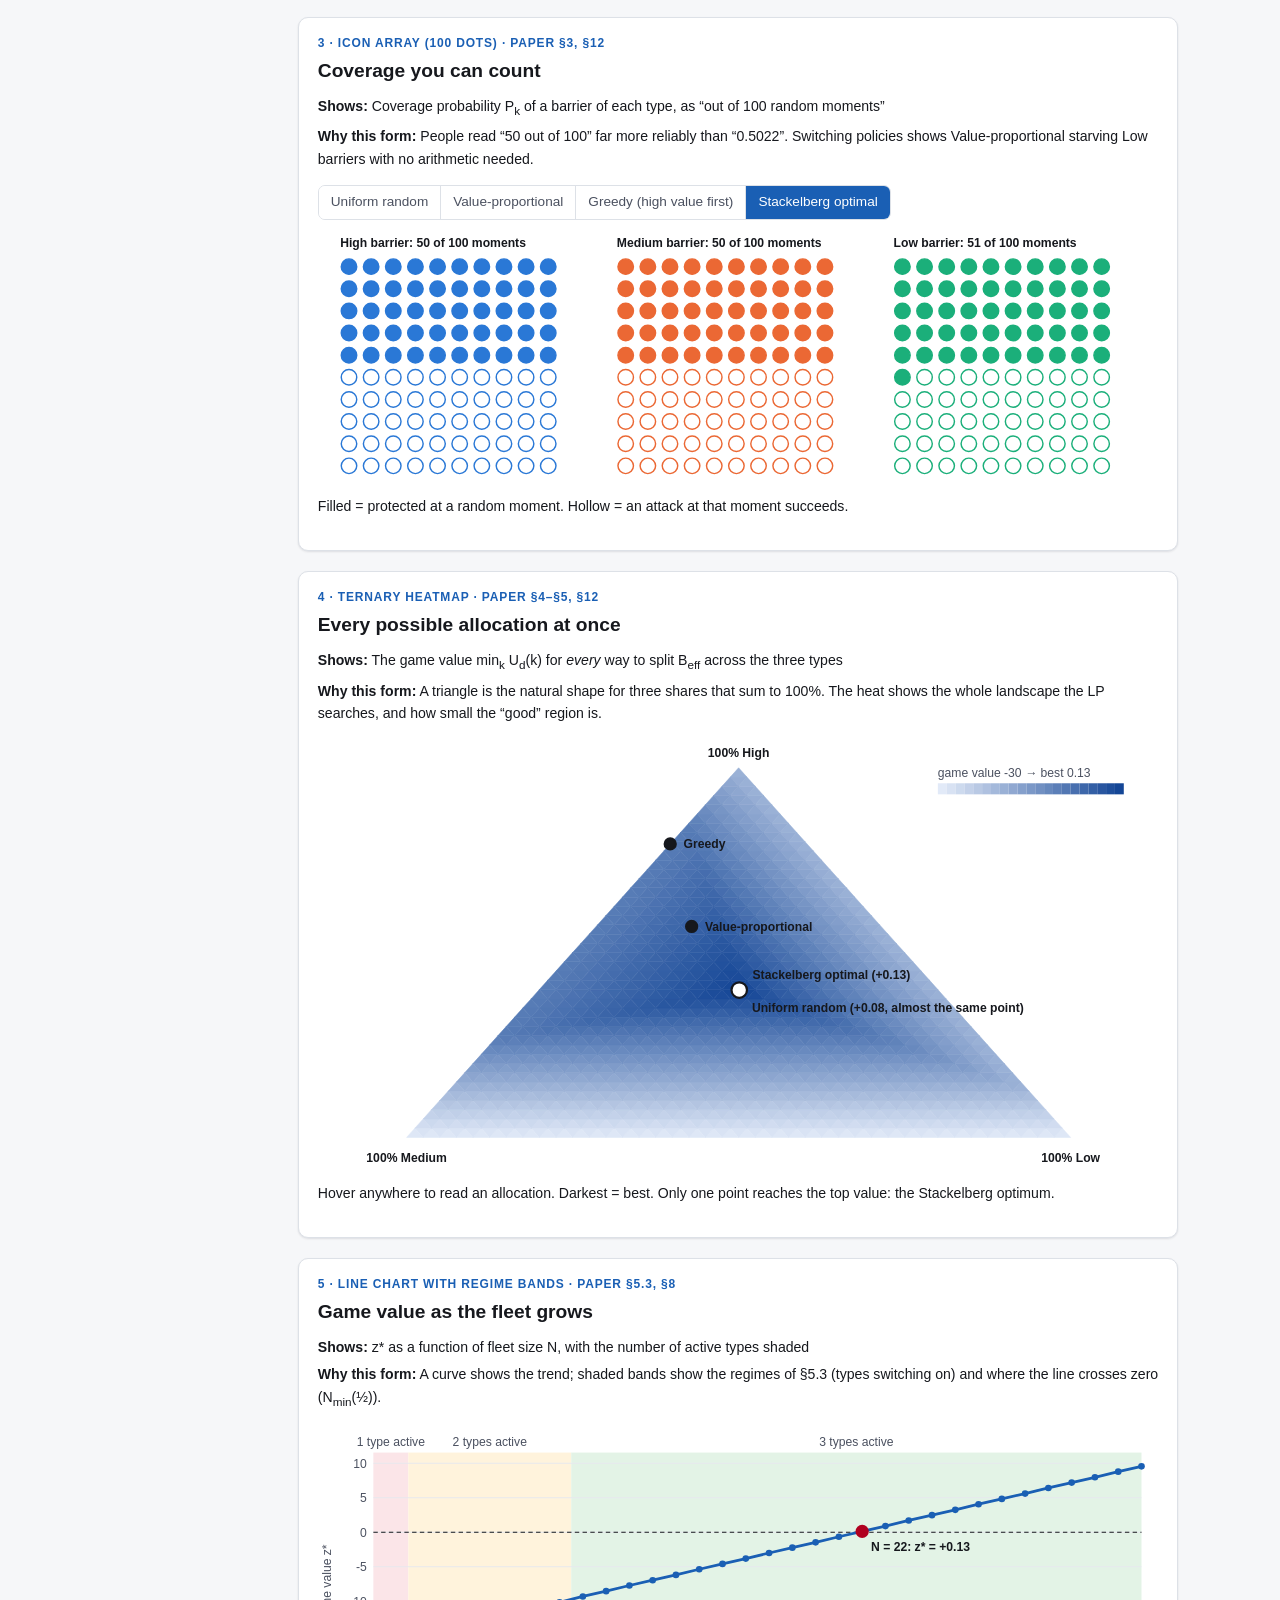
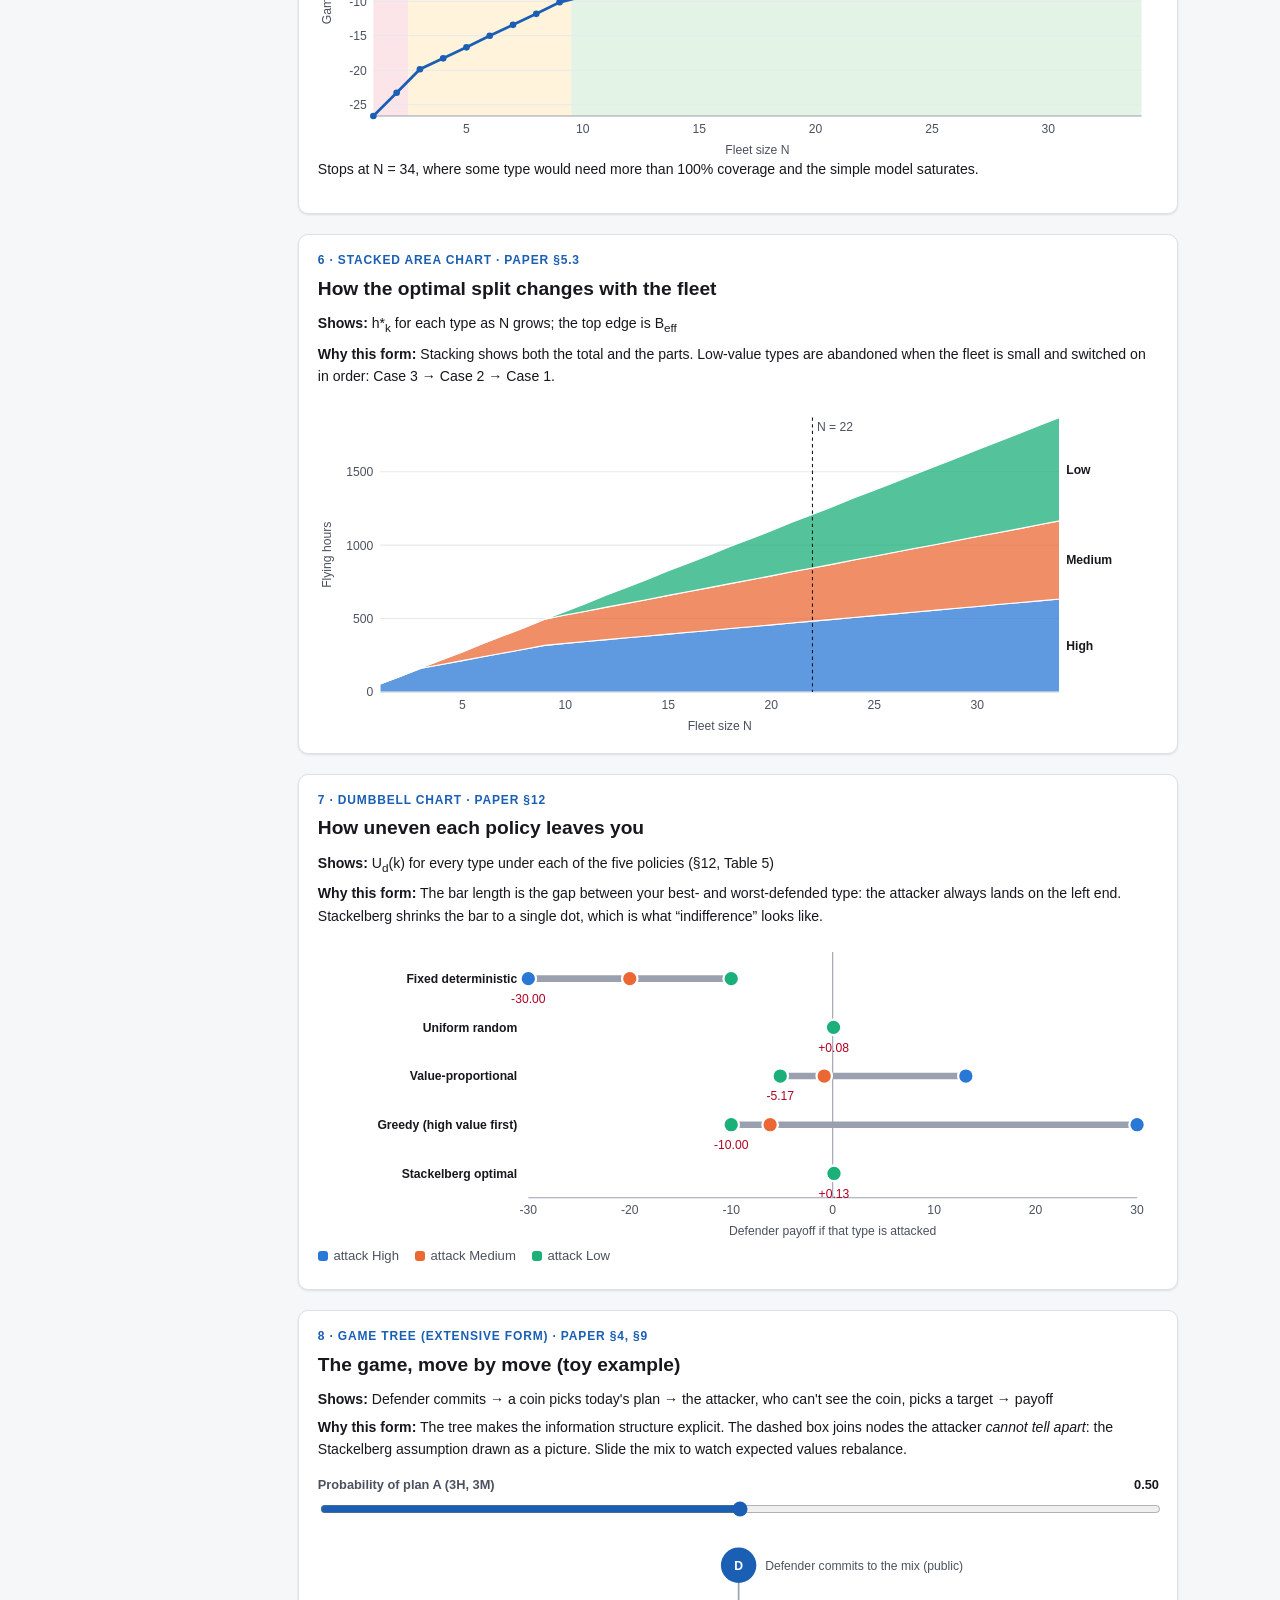
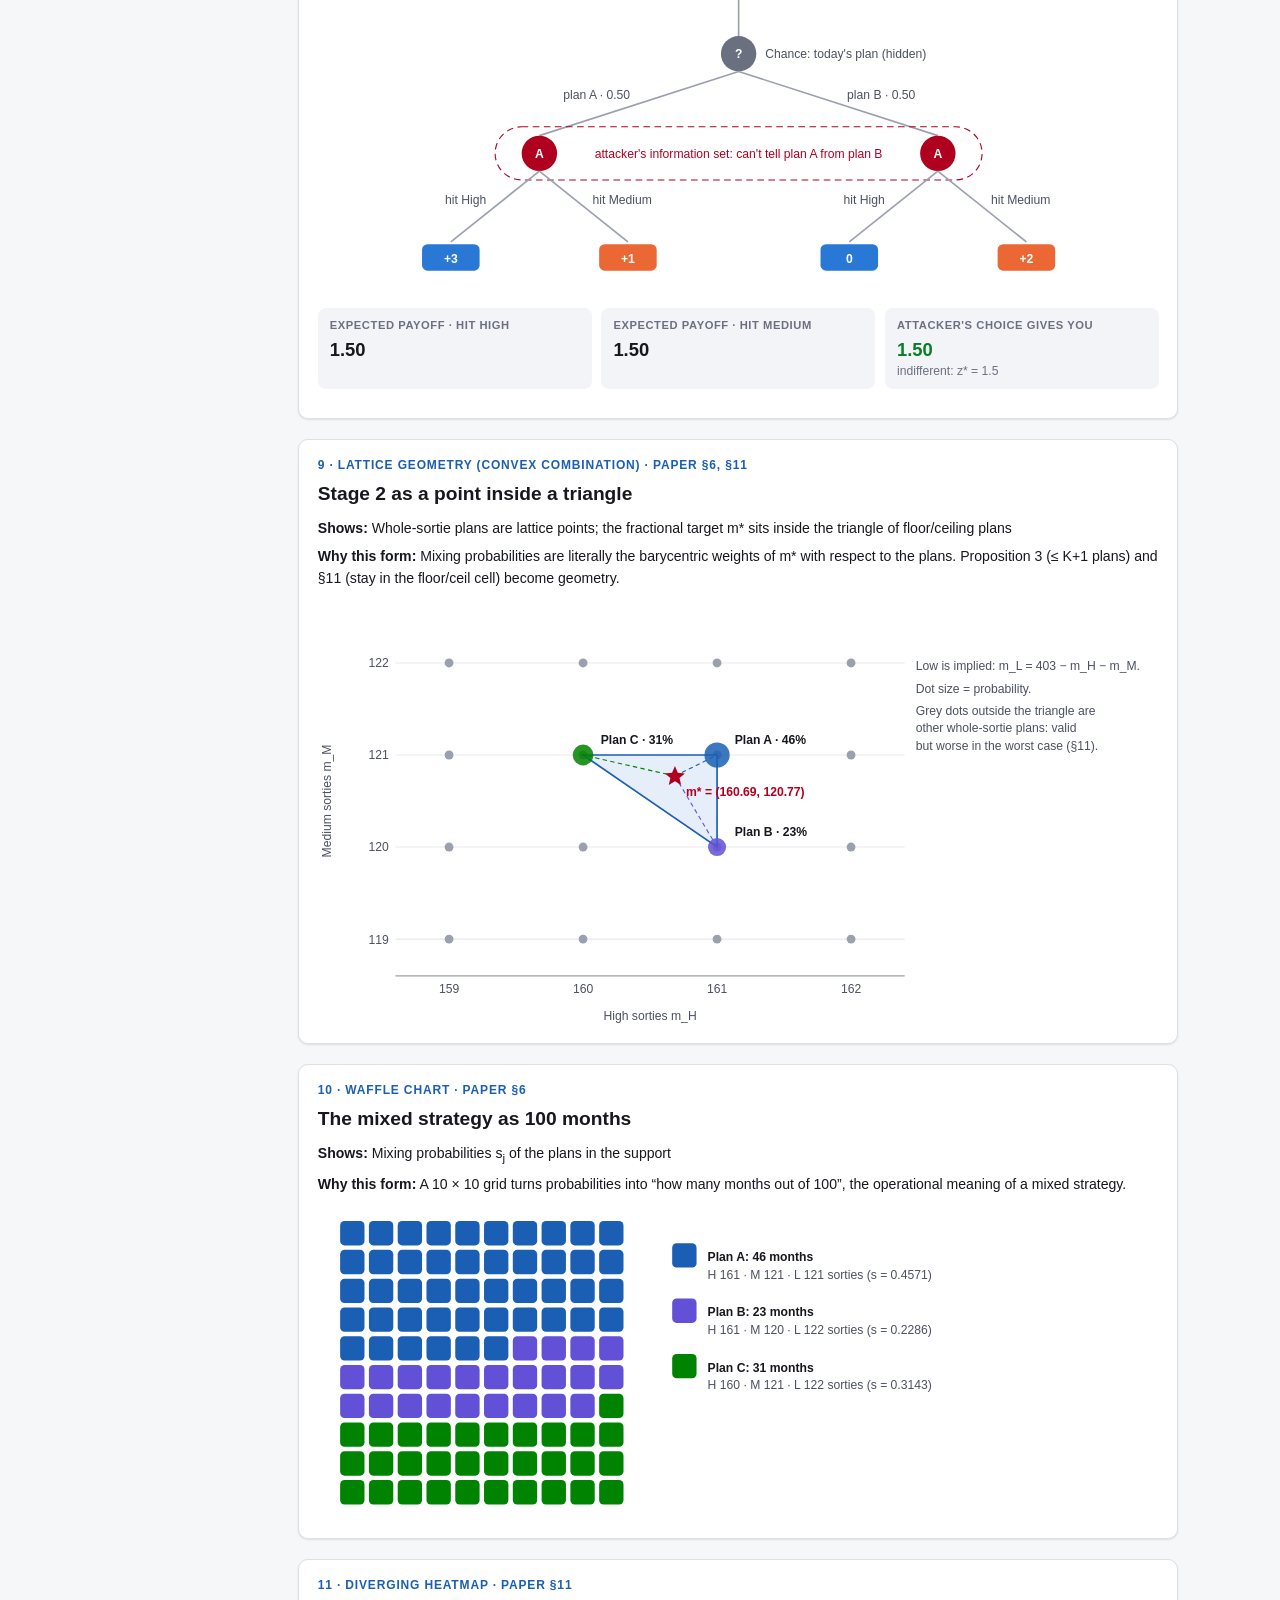
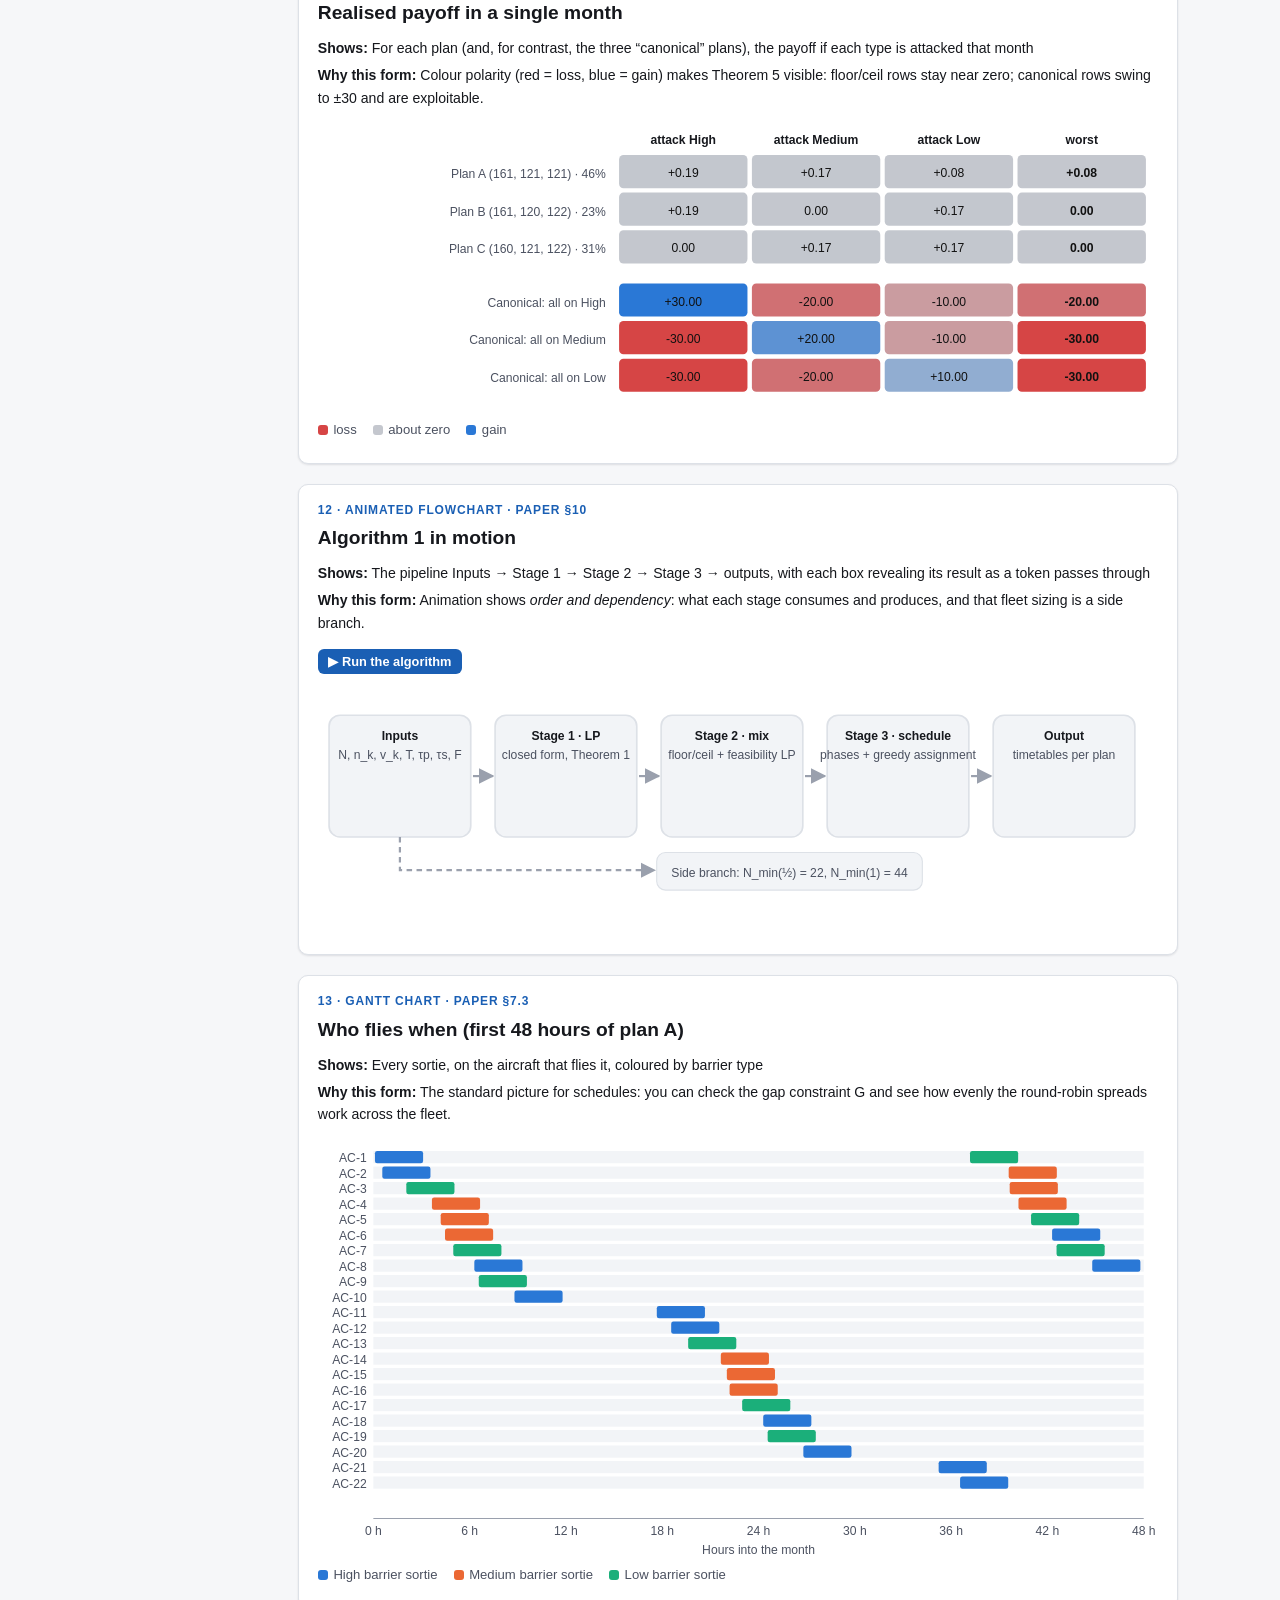
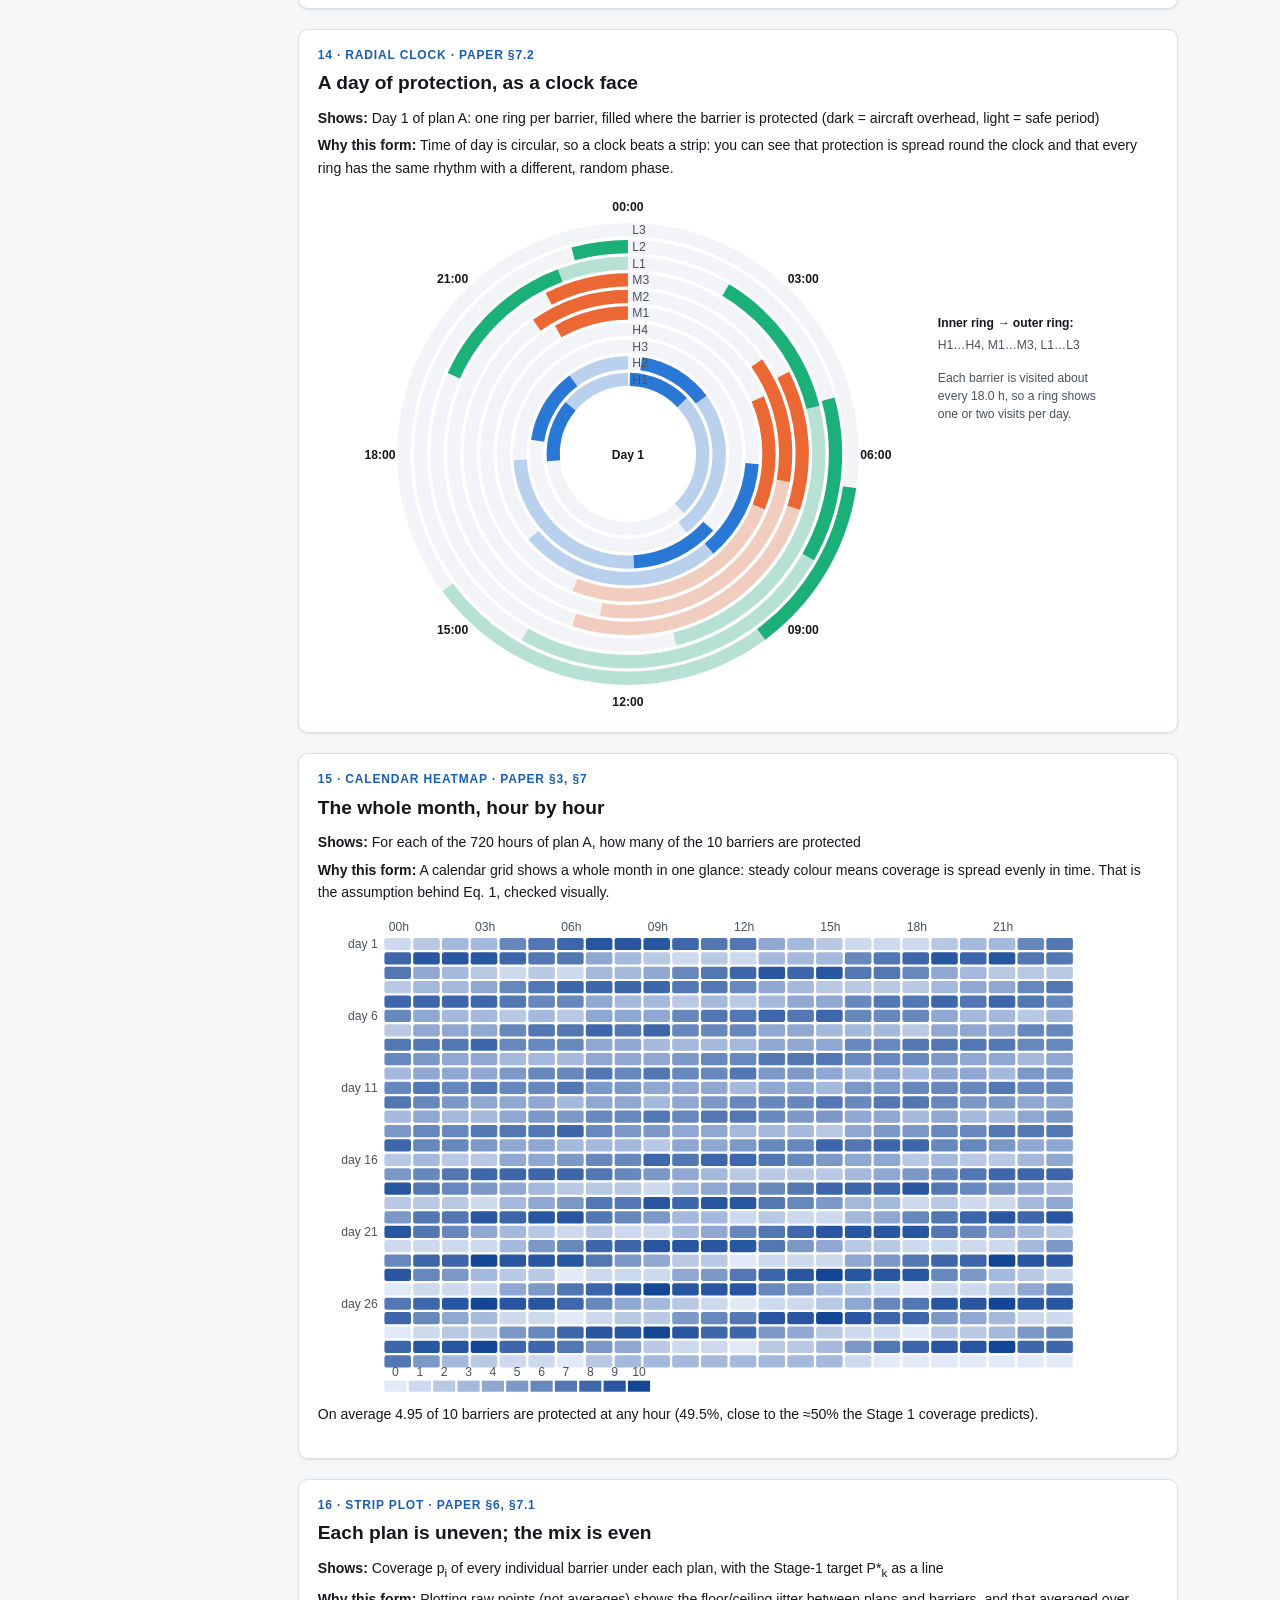
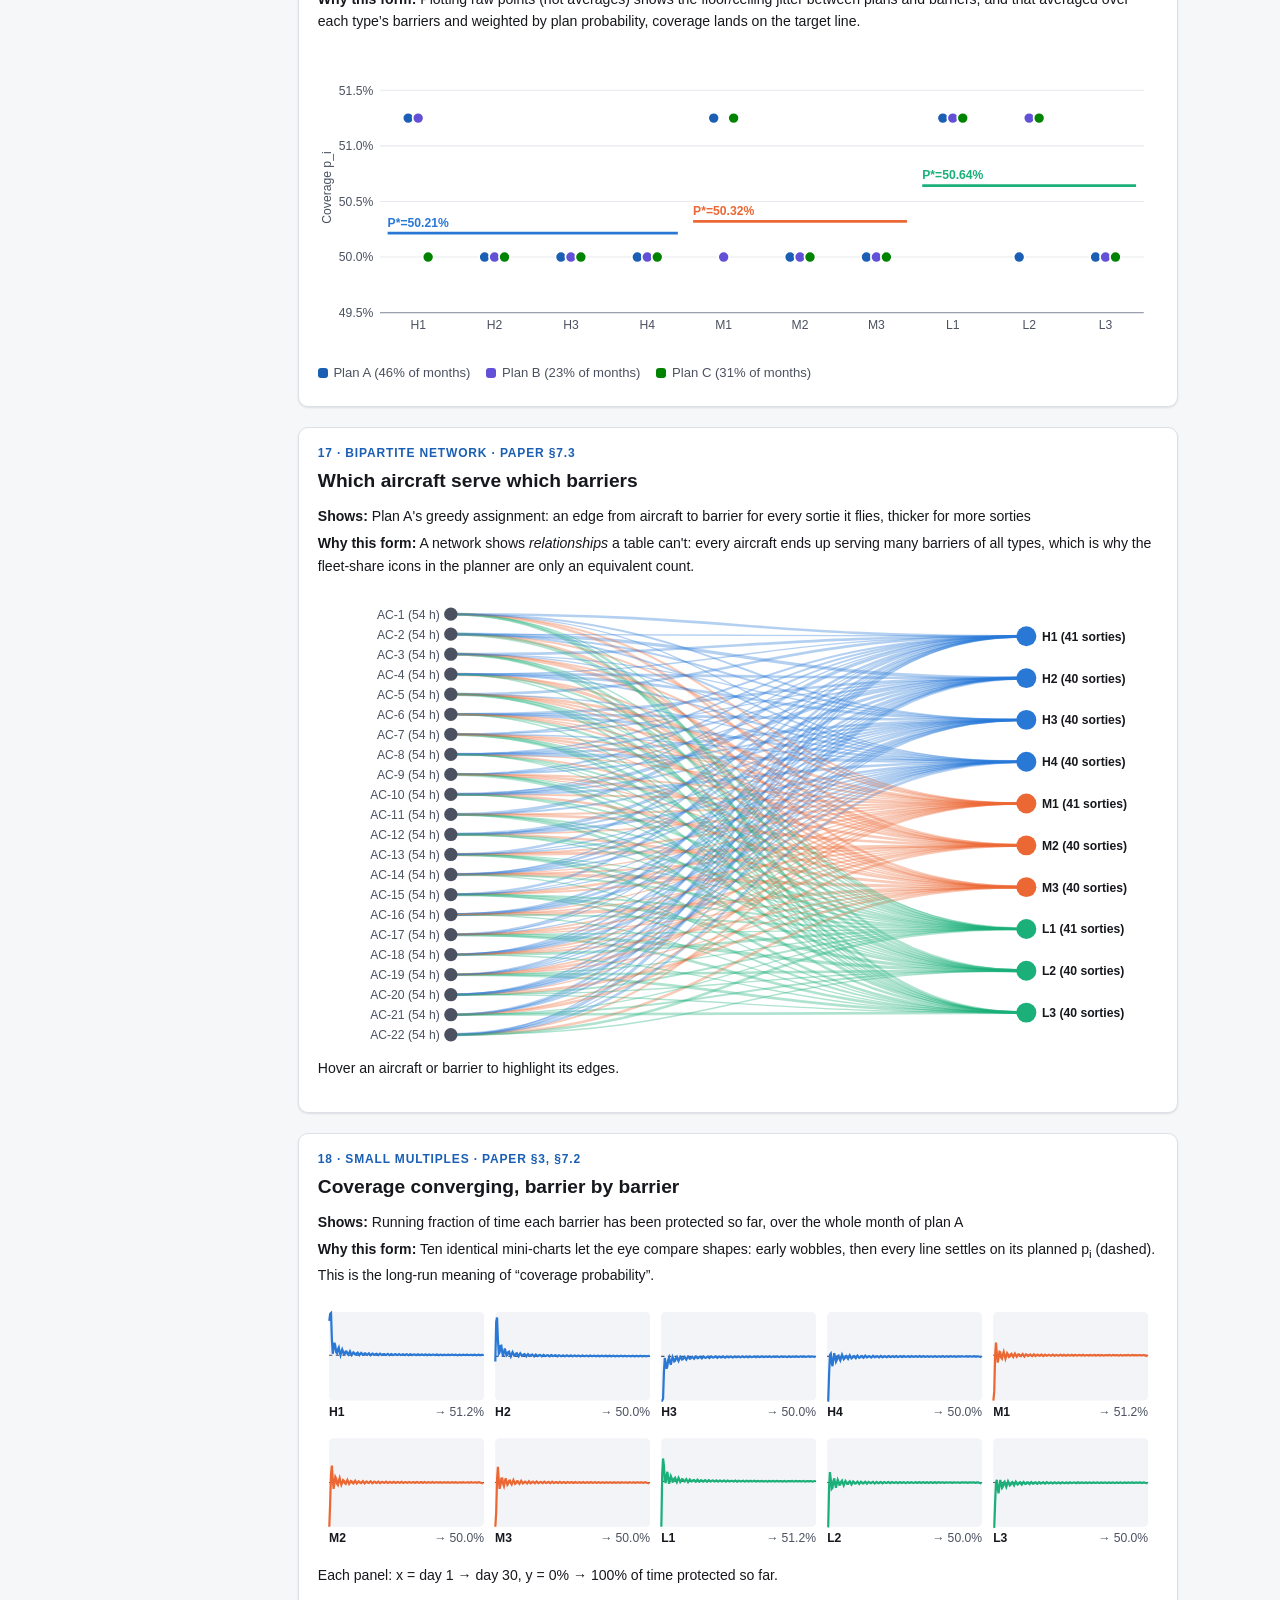
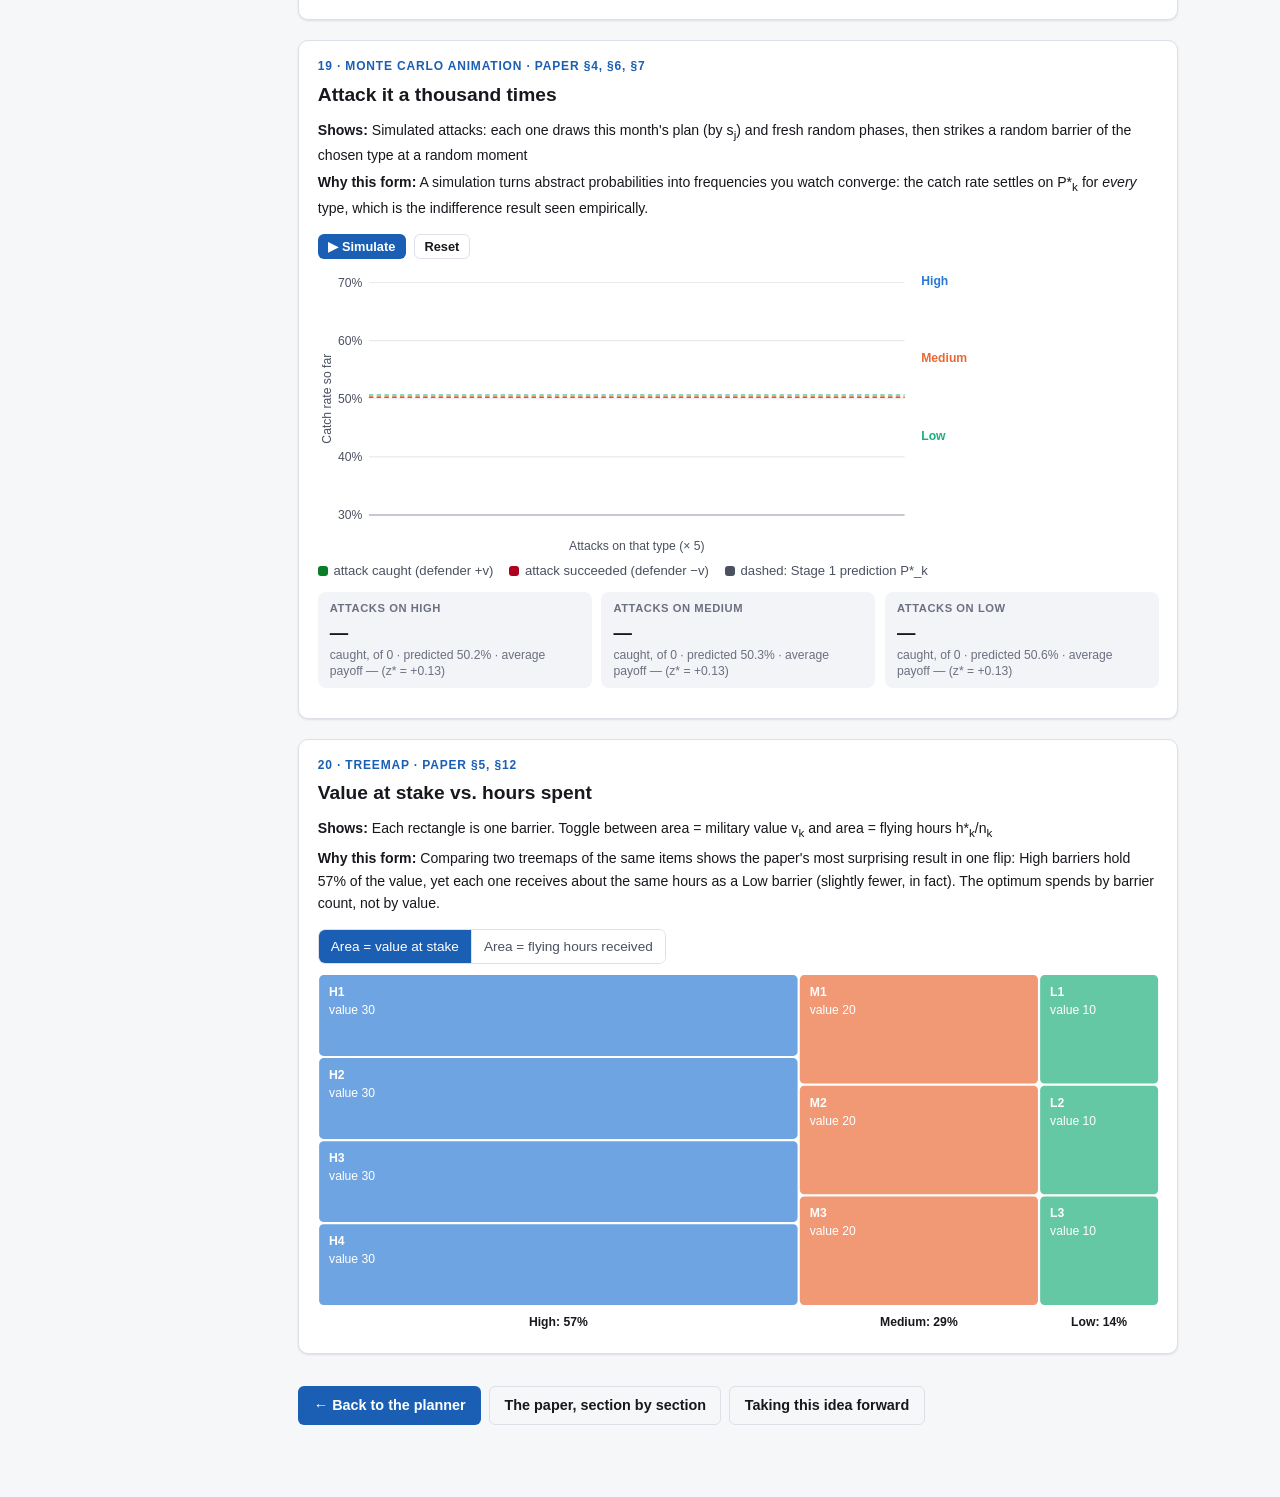
<file: gallery.html>
<!DOCTYPE html>
<html lang="en">

<head>
  <meta charset="UTF-8">
  <meta name="viewport" content="width=device-width, initial-scale=1.0">
  <title>Twenty Ways to See the Patrol Paper</title>
  <link rel="stylesheet" href="learn.css">
</head>

<body>

  <header class="topbar">
    <a class="btn ghost small" href="index.html">&larr; Planner</a>
    <div class="brand">Twenty ways to see the paper <small>Same information, different pictures</small></div>
    <div class="spacer"></div>
    <a class="btn ghost small" href="learn.html">Course</a>
    <a class="btn ghost small" href="beyond.html">Beyond</a>
  </header>

  <div class="layout">
    <nav class="toc collapsed" id="toc">
      <button class="btn ghost small toc-toggle" id="tocToggle">Visuals ▾</button>
      <h4>Twenty representations</h4>
      <ol id="tocList"></ol>
    </nav>

    <main>
      <div class="lesson">
        <div class="lesson-head">
          <div class="eyebrow">A gallery of representations</div>
          <h1>Twenty ways to see one paper</h1>
        </div>
        <p class="lead">A table of numbers and a picture of the same numbers can teach completely different
          things. Each card below takes one piece of the paper and draws it in the form that suits it best:
          flows as a Sankey, trade-offs as curves, probabilities as dots you can count, schedules as Gantt
          bars and clocks, the game itself as a tree, and the randomness as a live simulation.</p>
        <div class="bigidea"><b>How to read each card</b>
          <b style="display:inline;color:inherit;text-transform:none;letter-spacing:0;font-size:inherit">Shows</b>: which
          part of the paper. <b style="display:inline;color:inherit;text-transform:none;letter-spacing:0;font-size:inherit">Why
            this form</b>: what the picture makes obvious that the table hides. Unless a card says otherwise, the numbers
          are the paper's own 22-aircraft example (n = 4, 3, 3; v = 30, 20, 10; τ<sub>p</sub> = 3 h; τ<sub>s</sub> = 6 h;
          T = 30 days; F = 55 h).</div>
        <div class="legend" id="globalLegend"></div>
        <div id="cards"></div>
        <div class="btn-row" style="margin-top:2rem"><a class="btn" href="index.html">← Back to the planner</a><a
            class="btn ghost" href="learn.html">The paper, section by section</a><a class="btn ghost"
            href="beyond.html">Taking this idea forward</a></div>
      </div>
    </main>
  </div>

  <div id="tip"></div>
  <script src="gallery.js"></script>
</body>

</html>
</file>
<file: style.css>
:root {
  --border: #d5d5d5;
  --bg-alt: #f7f7f8;
  --accent: #1a5fb4;
  --ok: #0a7d28;
  --warn: #b06000;
  --error: #b00020;
  --muted: #666;
}

* { box-sizing: border-box; }

body {
  font-family: -apple-system, BlinkMacSystemFont, "Segoe UI", Helvetica, Arial, sans-serif;
  max-width: 1000px;
  margin: 2rem auto;
  padding: 0 1.25rem 4rem;
  line-height: 1.5;
  color: #1a1a1a;
}

h1 { font-size: 1.6rem; margin-bottom: 0.25rem; }
h2 { font-size: 1.25rem; margin-top: 0; border-bottom: 2px solid var(--accent); padding-bottom: 0.3rem; }
h3 { font-size: 1.05rem; margin-bottom: 0.4rem; }
h4 { font-size: 0.95rem; margin-bottom: 0.3rem; }

section {
  border: 1px solid var(--border);
  border-radius: 6px;
  padding: 1rem 1.25rem 1.25rem;
  margin-bottom: 1.5rem;
  background: #fff;
}

.muted { color: var(--muted); }
.small { font-size: 0.85rem; }

/* Sections 1 and 2 side by side; they stack on narrow screens */
.top-row { display: flex; flex-wrap: wrap; gap: 0 1.25rem; align-items: flex-start; }
.top-row > section { min-width: 0; }
.params-section { flex: 1 1 540px; }
.derived-section { flex: 1 1 300px; }

.ico {
  width: 16px; height: 16px; flex: none;
  fill: none; stroke: currentColor; stroke-width: 2; stroke-linecap: round; stroke-linejoin: round;
  color: var(--accent); vertical-align: -3px;
}

.param-grid {
  display: grid;
  grid-template-columns: repeat(2, minmax(0, 1fr));
  gap: 0.35rem 1.25rem;
  margin-bottom: 0.4rem;
}
@media (max-width: 560px) { .param-grid { grid-template-columns: 1fr; } }

.param {
  display: grid;
  grid-template-columns: 16px 1fr 4.6rem 0.9rem;
  align-items: center;
  gap: 0.45rem;
  font-size: 0.86rem;
  font-weight: 600;
  padding: 0.15rem 0;
  cursor: default;
}
.param input { width: 100%; padding: 0.25rem 0.35rem; border: 1px solid var(--border); border-radius: 4px; font-size: 0.9rem; }
.param .unit { color: var(--muted); font-weight: 400; font-size: 0.8rem; }
.note { margin: 0.2rem 0 0.4rem; }

#barrierTable { width: auto; margin: 0.3rem 0 0.4rem; font-size: 0.88rem; }
#barrierTable th, #barrierTable td { padding: 0.25rem 0.5rem; }
#barrierTable input[type=number] { width: 4.6rem; }

.kv-list { display: flex; flex-direction: column; gap: 0.3rem; }
.kv-list div {
  display: grid; grid-template-columns: 16px 1fr auto; align-items: center; gap: 0.5rem;
  padding: 0.3rem 0.55rem; background: var(--bg-alt); border-radius: 4px; font-size: 0.88rem;
}
.kv-list b { font-variant-numeric: tabular-nums; }

.scroll-box { max-height: 250px; overflow-y: auto; border: 1px solid var(--border); border-radius: 4px; margin: 0.3rem 0 0.8rem; }
.scroll-box table { margin: 0; }
.scroll-box thead th { position: sticky; top: 0; }

table {
  border-collapse: collapse;
  width: 100%;
  margin: 0.5rem 0 1rem;
  font-size: 0.92rem;
}

caption { text-align: left; font-weight: 600; margin-bottom: 0.3rem; }

th, td {
  border: 1px solid var(--border);
  padding: 0.4rem 0.55rem;
  text-align: left;
}

th { background: var(--bg-alt); }

tbody tr:nth-child(even) { background: #fbfbfc; }

table input[type=number] {
  width: 6rem;
  padding: 0.25rem 0.35rem;
  border: 1px solid var(--border);
  border-radius: 4px;
}

.button-row { display: flex; gap: 0.6rem; margin-top: 0.5rem; }

button {
  background: var(--accent);
  color: #fff;
  border: none;
  padding: 0.55rem 1.1rem;
  border-radius: 5px;
  font-size: 0.95rem;
  cursor: pointer;
}
button:hover { background: #164b8f; }
button.secondary { background: #888; }
button.secondary:hover { background: #666; }

.seg { display: flex; flex-wrap: wrap; gap: 0.4rem; margin: 0.4rem 0 0.6rem; }
.seg button { background: var(--bg-alt); color: #1a1a1a; border: 1px solid var(--border); padding: 0.35rem 0.8rem; font-size: 0.88rem; }
.seg button:hover { background: #e8e8ea; }
.legend { display: flex; flex-wrap: wrap; gap: 0.3rem 1.1rem; font-size: 0.85rem; margin: 0.3rem 0; }
.legend i { display: inline-block; width: 12px; height: 12px; border-radius: 2px; margin-right: 0.35rem; vertical-align: -1px; }
.seg button.on { background: var(--accent); color: #fff; border-color: var(--accent); }

.error { color: var(--error); font-weight: 600; white-space: pre-line; margin-top: 0.5rem; }
.ok { color: var(--ok); font-weight: 600; }
.warn { color: var(--warn); font-weight: 600; }

.pill {
  display: inline-block;
  padding: 0.1rem 0.5rem;
  border-radius: 999px;
  font-size: 0.8rem;
  font-weight: 600;
}
.pill-active { background: #e3f3e6; color: var(--ok); }
.pill-inactive { background: #f4d9d9; color: var(--error); }

.kv-grid {
  display: grid;
  grid-template-columns: repeat(auto-fit, minmax(220px, 1fr));
  gap: 0.4rem 1.5rem;
  margin-bottom: 0.75rem;
}
.kv-grid div { padding: 0.3rem 0.5rem; background: var(--bg-alt); border-radius: 4px; font-size: 0.9rem; }
.kv-grid b { display: block; font-size: 0.75rem; color: var(--muted); font-weight: 600; text-transform: uppercase; letter-spacing: 0.02em; }

.game-value {
  font-size: 1.3rem;
  font-weight: 700;
  margin: 0.5rem 0 1rem;
  padding: 0.6rem 0.9rem;
  background: var(--bg-alt);
  border-left: 4px solid var(--accent);
  border-radius: 4px;
}

.plan-block {
  border: 1px dashed var(--border);
  border-radius: 6px;
  padding: 0.8rem 1rem;
  margin-bottom: 1.25rem;
}

.log-list {
  font-size: 0.85rem;
  color: var(--muted);
  margin: 0.3rem 0 0.8rem;
  padding-left: 1.1rem;
}

footer { margin-top: 2rem; text-align: center; }

.learn-cta { text-align: center; background: var(--bg-alt); }
.learn-cta h2 { border-bottom: none; }
.learn-btn {
  display: inline-block;
  background: var(--accent);
  color: #fff;
  text-decoration: none;
  padding: 0.7rem 1.4rem;
  border-radius: 5px;
  font-weight: 600;
  font-size: 1rem;
}
.learn-btn:hover { background: #164b8f; }

/* Phones: wide data tables scroll sideways instead of widening the page */
@media (max-width: 700px) {
  table { display: block; overflow-x: auto; }
}
</file>
<file: learn.css>
/* ============================================================
   Learn-the-paper page. Shares the accent colour and type of
   style.css but is self-contained so the planner stays untouched.
   ============================================================ */

:root {
  color-scheme: light;
  --bg: #f6f7f9;
  --surface: #ffffff;
  --surface-2: #f2f4f7;
  --border: #dde1e7;
  --text: #16181d;
  --text-2: #4b5160;
  --muted: #6b7080;
  --accent: #1a5fb4;
  --accent-soft: #e6eefa;
  --ok: #0a7d28;
  --ok-soft: #e3f3e6;
  --bad: #b00020;
  --bad-soft: #fbe5e8;
  --warn: #9a5b00;
  --warn-soft: #fff3dc;
  /* barrier-type identity colours (categorical slots 1–3) */
  --c0: #2a78d6;
  --c1: #eb6834;
  --c2: #1baf7a;
  --c0-soft: rgba(42, 120, 214, .28);
  --c1-soft: rgba(235, 104, 52, .28);
  --c2-soft: rgba(27, 175, 122, .28);
  --grid: #e7e9ee;
  --axis: #9aa0ad;
  --shadow: 0 1px 2px rgba(16, 24, 40, .06), 0 1px 3px rgba(16, 24, 40, .05);
}

@media (prefers-color-scheme: dark) {
  :root:not([data-theme="light"]) {
    color-scheme: dark;
    --bg: #121316;
    --surface: #1b1d21;
    --surface-2: #24272c;
    --border: #33373e;
    --text: #eceef2;
    --text-2: #c0c4cd;
    --muted: #9095a1;
    --accent: #6ea8f7;
    --accent-soft: #1c2c45;
    --ok: #5cc27a;
    --ok-soft: #173322;
    --bad: #ff7a8a;
    --bad-soft: #3a1b20;
    --warn: #f0b44c;
    --warn-soft: #3a2c12;
    --c0: #3987e5;
    --c1: #d95926;
    --c2: #199e70;
    --c0-soft: rgba(57, 135, 229, .32);
    --c1-soft: rgba(217, 89, 38, .32);
    --c2-soft: rgba(25, 158, 112, .32);
    --grid: #2b2f36;
    --axis: #6d7380;
    --shadow: none;
  }
}
:root[data-theme="dark"] {
  color-scheme: dark;
  --bg: #121316; --surface: #1b1d21; --surface-2: #24272c; --border: #33373e;
  --text: #eceef2; --text-2: #c0c4cd; --muted: #9095a1; --accent: #6ea8f7; --accent-soft: #1c2c45;
  --ok: #5cc27a; --ok-soft: #173322; --bad: #ff7a8a; --bad-soft: #3a1b20; --warn: #f0b44c; --warn-soft: #3a2c12;
  --c0: #3987e5; --c1: #d95926; --c2: #199e70;
  --c0-soft: rgba(57, 135, 229, .32); --c1-soft: rgba(217, 89, 38, .32); --c2-soft: rgba(25, 158, 112, .32);
  --grid: #2b2f36; --axis: #6d7380; --shadow: none;
}

* { box-sizing: border-box; }

body {
  margin: 0;
  background: var(--bg);
  color: var(--text);
  font-family: -apple-system, BlinkMacSystemFont, "Segoe UI", Helvetica, Arial, sans-serif;
  font-size: 15.5px;
  line-height: 1.6;
}

a { color: var(--accent); }
code { font-family: ui-monospace, SFMono-Regular, Menlo, monospace; font-size: .9em; background: var(--surface-2); padding: .05em .3em; border-radius: 4px; }

/* ---------------- top bar ---------------- */
.topbar {
  position: sticky; top: 0; z-index: 20;
  display: flex; align-items: center; gap: 1rem;
  padding: .6rem 1.25rem;
  background: var(--surface);
  border-bottom: 1px solid var(--border);
}
.topbar .brand { font-weight: 700; font-size: 1rem; white-space: nowrap; overflow: hidden; text-overflow: ellipsis; }
.topbar .brand small { font-weight: 500; color: var(--muted); margin-left: .4rem; }
.topbar .spacer { flex: 1; }
.progress-wrap { display: flex; align-items: center; gap: .5rem; font-size: .8rem; color: var(--muted); white-space: nowrap; }
.progress { width: 120px; height: 6px; background: var(--surface-2); border-radius: 99px; overflow: hidden; }
.progress > div { height: 100%; background: var(--ok); width: 0; transition: width .3s; }

.btn {
  display: inline-flex; align-items: center; gap: .35rem;
  background: var(--accent); color: #fff; border: 1px solid transparent;
  padding: .45rem .9rem; border-radius: 6px; font-size: .9rem; font-weight: 600;
  cursor: pointer; text-decoration: none; font-family: inherit;
}
.btn:hover { filter: brightness(.92); }
.btn.ghost { background: transparent; color: var(--text); border-color: var(--border); }
.btn.ghost:hover { background: var(--surface-2); filter: none; }
.btn.small { padding: .25rem .6rem; font-size: .8rem; }
.btn:disabled { opacity: .45; cursor: not-allowed; }

/* ---------------- layout ---------------- */
.layout { display: grid; grid-template-columns: 260px minmax(0, 1fr); max-width: 1280px; margin: 0 auto; }

.toc {
  position: sticky; top: 53px; align-self: start;
  height: calc(100vh - 53px); overflow-y: auto;
  padding: 1.25rem .75rem 2rem 1.25rem;
  border-right: 1px solid var(--border);
}
.toc h4 { font-size: .72rem; text-transform: uppercase; letter-spacing: .06em; color: var(--muted); margin: 0 0 .5rem .5rem; }
.toc ol { list-style: none; margin: 0; padding: 0; }
.toc a {
  display: flex; gap: .55rem; align-items: baseline;
  padding: .38rem .5rem; border-radius: 6px;
  color: var(--text-2); text-decoration: none; font-size: .88rem; line-height: 1.35;
}
.toc a:hover { background: var(--surface-2); }
.toc a.current { background: var(--accent-soft); color: var(--accent); font-weight: 600; }
.toc .num { flex: 0 0 1.6rem; font-variant-numeric: tabular-nums; color: var(--muted); font-size: .78rem; }
.toc a.current .num { color: var(--accent); }
.toc .tick { margin-left: auto; color: var(--ok); font-weight: 700; visibility: hidden; }
.toc a.done .tick { visibility: visible; }

main { padding: 1.75rem clamp(1rem, 3vw, 2.5rem) 4rem; min-width: 0; }

.toc-toggle { display: none; }

@media (max-width: 900px) {
  .layout { grid-template-columns: 1fr; }
  .toc { position: static; height: auto; border-right: none; border-bottom: 1px solid var(--border); padding: .75rem 1rem; }
  .toc.collapsed ol, .toc.collapsed h4 { display: none; }
  .toc-toggle { display: inline-flex; }
  .progress { width: 70px; }
  .topbar .brand small { display: none; }
}

/* ---------------- lesson ---------------- */
.lesson { max-width: 880px; scroll-margin-top: 70px; }
.lesson-head .eyebrow { font-size: .78rem; font-weight: 700; color: var(--accent); text-transform: uppercase; letter-spacing: .07em; }
.lesson-head h1 { font-size: 1.85rem; line-height: 1.2; margin: .2rem 0 .4rem; }
.lesson-head .pages { font-size: .82rem; color: var(--muted); }

.lesson h2 { font-size: 1.2rem; margin: 2.2rem 0 .6rem; padding-bottom: .3rem; border-bottom: 1px solid var(--border); }
.lesson h3 { font-size: 1.02rem; margin: 1.5rem 0 .4rem; }
.lesson p, .lesson li { color: var(--text); }
.lesson .lead { font-size: 1.05rem; color: var(--text-2); }

.bigidea {
  margin: 1.1rem 0 1.4rem; padding: .9rem 1.1rem;
  background: var(--accent-soft); border-left: 4px solid var(--accent); border-radius: 6px;
}
.bigidea b:first-child { display: block; font-size: .72rem; letter-spacing: .07em; text-transform: uppercase; color: var(--accent); margin-bottom: .15rem; }

.note { margin: 1rem 0; padding: .75rem 1rem; border-radius: 6px; background: var(--surface-2); border: 1px solid var(--border); font-size: .93rem; }
.note.warn { background: var(--warn-soft); border-color: transparent; }
.note.look { background: var(--warn-soft); border-left: 4px solid var(--warn); }
.note .tag { display: inline-block; font-size: .7rem; font-weight: 700; letter-spacing: .06em; text-transform: uppercase; color: var(--warn); margin-bottom: .2rem; }

.math-block { overflow-x: auto; padding: .4rem 0; }

details.explain { margin: 1rem 0; border: 1px solid var(--border); border-radius: 8px; background: var(--surface); }
details.explain summary { cursor: pointer; padding: .65rem 1rem; font-weight: 600; list-style: none; }
details.explain summary::before { content: "▸"; display: inline-block; margin-right: .5rem; transition: transform .15s; color: var(--muted); }
details.explain[open] summary::before { transform: rotate(90deg); }
details.explain > div { padding: 0 1rem 1rem; }

/* ---------------- widgets ---------------- */
.widget {
  margin: 1.25rem 0; padding: 1rem 1.15rem 1.15rem;
  background: var(--surface); border: 1px solid var(--border); border-radius: 10px; box-shadow: var(--shadow);
}
.widget-title { display: flex; align-items: center; gap: .5rem; font-weight: 700; margin-bottom: .2rem; }
.widget-title::before { content: "●"; color: var(--accent); font-size: .7rem; }
.widget-sub { color: var(--muted); font-size: .88rem; margin: 0 0 .9rem; }

.controls { display: flex; flex-wrap: wrap; gap: .8rem 1.4rem; align-items: flex-end; margin-bottom: .8rem; }
.ctl { display: flex; flex-direction: column; gap: .2rem; min-width: 150px; flex: 1 1 180px; }
.ctl label { font-size: .8rem; font-weight: 600; color: var(--text-2); display: block; }
.ctl label output { float: right; margin-left: .5rem; font-variant-numeric: tabular-nums; color: var(--text); }
.ctl input[type=range] { width: 100%; accent-color: var(--accent); }
.ctl input[type=number], .ctl select {
  padding: .35rem .45rem; border: 1px solid var(--border); border-radius: 6px;
  background: var(--surface); color: var(--text); font: inherit; font-size: .92rem;
}
.btn-row { display: flex; flex-wrap: wrap; gap: .5rem; margin: .5rem 0; }

.seg { display: inline-flex; border: 1px solid var(--border); border-radius: 7px; overflow: hidden; }
.seg button { border: none; background: var(--surface); color: var(--text-2); padding: .35rem .75rem; font: inherit; font-size: .85rem; cursor: pointer; }
.seg button + button { border-left: 1px solid var(--border); }
.seg button.on { background: var(--accent); color: #fff; }

.stats { display: grid; grid-template-columns: repeat(auto-fit, minmax(140px, 1fr)); gap: .6rem; margin: .7rem 0; }
.stat { background: var(--surface-2); border-radius: 8px; padding: .55rem .75rem; }
.stat b { display: block; font-size: .7rem; text-transform: uppercase; letter-spacing: .05em; color: var(--muted); font-weight: 700; }
.stat span { font-size: 1.15rem; font-weight: 700; font-variant-numeric: tabular-nums; }
.stat small { display: block; color: var(--muted); font-size: .76rem; line-height: 1.3; }
.stat.good span { color: var(--ok); }
.stat.bad span { color: var(--bad); }

.chart { width: 100%; overflow-x: auto; }
.chart svg { display: block; width: 100%; height: auto; min-width: 460px; font-family: inherit; }
.chart svg text { fill: var(--text-2); font-size: 11px; }
.chart svg .lbl-strong { fill: var(--text); font-weight: 600; }
.chart svg .grid { stroke: var(--grid); stroke-width: 1; }
.chart svg .axis { stroke: var(--axis); stroke-width: 1; }

.legend { display: flex; flex-wrap: wrap; gap: .4rem 1rem; font-size: .82rem; color: var(--text-2); margin: .3rem 0; }
.legend i { display: inline-block; width: 10px; height: 10px; border-radius: 3px; margin-right: .35rem; vertical-align: -1px; }

.tbl-wrap { overflow-x: auto; margin: .6rem 0; }
table.tbl { border-collapse: collapse; width: 100%; font-size: .88rem; font-variant-numeric: tabular-nums; }
table.tbl th, table.tbl td { padding: .4rem .6rem; border-bottom: 1px solid var(--border); text-align: right; white-space: nowrap; }
table.tbl th:first-child, table.tbl td:first-child { text-align: left; }
table.tbl th { font-size: .74rem; text-transform: uppercase; letter-spacing: .04em; color: var(--muted); font-weight: 700; background: var(--surface-2); }
table.tbl tr.hl td { background: var(--accent-soft); font-weight: 600; }
table.tbl td.pos { color: var(--ok); }
table.tbl td.neg { color: var(--bad); }

.swatch { display: inline-block; width: 9px; height: 9px; border-radius: 50%; margin-right: .4rem; vertical-align: 0; }
.t0 { color: var(--c0); } .t1 { color: var(--c1); } .t2 { color: var(--c2); }

.pill { display: inline-block; padding: .05rem .5rem; border-radius: 99px; font-size: .75rem; font-weight: 700; }
.pill.ok { background: var(--ok-soft); color: var(--ok); }
.pill.bad { background: var(--bad-soft); color: var(--bad); }
.pill.warn { background: var(--warn-soft); color: var(--warn); }
.pill.info { background: var(--accent-soft); color: var(--accent); }

.steps { counter-reset: st; list-style: none; padding: 0; margin: .5rem 0; }
.steps > li { counter-increment: st; position: relative; padding: .55rem .8rem .55rem 2.6rem; border-radius: 8px; margin-bottom: .4rem; background: var(--surface-2); }
.steps > li::before { content: counter(st); position: absolute; left: .7rem; top: .55rem; width: 1.4rem; height: 1.4rem; border-radius: 50%; background: var(--accent); color: #fff; font-size: .75rem; font-weight: 700; display: grid; place-items: center; }
.steps > li.hidden-step { display: none; }
.steps .calc { font-family: ui-monospace, SFMono-Regular, Menlo, monospace; font-size: .85rem; color: var(--text-2); overflow-x: auto; }

/* pipeline */
.pipeline { display: grid; grid-template-columns: repeat(auto-fit, minmax(150px, 1fr)); gap: .6rem; margin: 1rem 0 .6rem; }
.pipe-box {
  position: relative; text-align: left; cursor: pointer; font: inherit; color: var(--text);
  background: var(--surface); border: 1.5px solid var(--border); border-radius: 10px; padding: .7rem .8rem;
}
.pipe-box:hover { border-color: var(--accent); }
.pipe-box.on { border-color: var(--accent); background: var(--accent-soft); }
.pipe-box b { display: block; font-size: .72rem; letter-spacing: .06em; text-transform: uppercase; color: var(--accent); }
.pipe-box span { display: block; font-weight: 650; line-height: 1.3; margin-top: .15rem; }
.pipe-box small { display: block; color: var(--muted); font-size: .78rem; margin-top: .25rem; }
.pipe-detail { min-height: 4.5rem; }

/* defender game bars */
.ubar-row { display: grid; grid-template-columns: 90px 1fr 70px; align-items: center; gap: .6rem; margin: .35rem 0; font-size: .88rem; }
.ubar-track { position: relative; height: 26px; background: var(--surface-2); border-radius: 6px; }
.ubar-track .zero { position: absolute; left: 50%; top: -3px; bottom: -3px; width: 1.5px; background: var(--axis); }
.ubar-track .bar { position: absolute; top: 4px; bottom: 4px; border-radius: 4px; transition: all .2s; }
.ubar-row .val { text-align: right; font-variant-numeric: tabular-nums; font-weight: 650; }
.ubar-row.target .ubar-track { outline: 2px solid var(--bad); outline-offset: 2px; }
.target-tag { font-size: .72rem; color: var(--bad); font-weight: 700; }

/* wheel */
.wheel-wrap { display: flex; flex-wrap: wrap; gap: 1.5rem; align-items: center; }
.wheel { position: relative; width: 210px; height: 210px; flex: 0 0 auto; }
.wheel svg { width: 100%; height: 100%; transition: transform 1.6s cubic-bezier(.17, .67, .2, 1); }
.wheel .pointer { position: absolute; top: -6px; left: 50%; transform: translateX(-50%); width: 0; height: 0; border-left: 10px solid transparent; border-right: 10px solid transparent; border-top: 16px solid var(--text); z-index: 2; }
.wheel svg text { fill: #fff; font-size: 13px; font-weight: 700; }
.drawn { font-size: 1.05rem; }
.drawn .big { font-size: 1.4rem; font-weight: 750; }

/* gantt */
.log { font-family: ui-monospace, SFMono-Regular, Menlo, monospace; font-size: .8rem; background: var(--surface-2); border-radius: 8px; padding: .6rem .8rem; max-height: 210px; overflow-y: auto; white-space: pre-wrap; color: var(--text-2); }
.log .ok { color: var(--ok); } .log .bad { color: var(--bad); } .log .hl { color: var(--accent); font-weight: 700; }

/* algorithm */
.algo { font-family: ui-monospace, SFMono-Regular, Menlo, monospace; font-size: .84rem; background: var(--surface); border: 1px solid var(--border); border-radius: 8px; padding: .5rem 0; overflow-x: auto; }
.algo div { padding: .14rem .9rem .14rem 0; white-space: pre; display: flex; cursor: default; }
.algo div .ln { width: 2.6rem; flex: 0 0 2.6rem; text-align: right; padding-right: .8rem; color: var(--muted); }
.algo div.cmt { color: var(--muted); }
.algo div[data-goto] { cursor: pointer; }
.algo div[data-goto]:hover { background: var(--surface-2); }
.algo div.run { background: var(--accent-soft); box-shadow: inset 3px 0 0 var(--accent); }
.algo div.ran { color: var(--text-2); }
.algo-out { margin-top: .6rem; }

/* exercise */
.ex-row { display: grid; grid-template-columns: minmax(0, 1.4fr) 120px auto; gap: .4rem .6rem; align-items: center; padding: .5rem 0; border-bottom: 1px solid var(--border); }
.ex-row .q { font-size: .92rem; }
.ex-row .q small { display: block; color: var(--muted); }
.ex-row input { width: 100%; padding: .35rem .5rem; border: 1px solid var(--border); border-radius: 6px; font: inherit; background: var(--surface); color: var(--text); }
.ex-row input.right { border-color: var(--ok); background: var(--ok-soft); }
.ex-row input.wrong { border-color: var(--bad); background: var(--bad-soft); }
.ex-row .fb { grid-column: 1 / -1; font-size: .84rem; color: var(--text-2); }
.ex-row .fb:empty { display: none; }
@media (max-width: 560px) { .ex-row { grid-template-columns: 1fr 1fr; } .ex-row .q { grid-column: 1 / -1; } }

/* quiz */
.quiz { margin: 2.2rem 0 1rem; padding: 1rem 1.15rem; border-radius: 10px; border: 1.5px dashed var(--border); background: var(--surface); }
.quiz h3 { margin: 0 0 .2rem; font-size: .78rem; text-transform: uppercase; letter-spacing: .07em; color: var(--accent); }
.quiz .qtext { font-weight: 650; margin: .2rem 0 .6rem; }
.quiz .opts { display: grid; gap: .4rem; }
.quiz .opt { text-align: left; font: inherit; font-size: .92rem; color: var(--text); background: var(--surface-2); border: 1.5px solid transparent; border-radius: 7px; padding: .5rem .75rem; cursor: pointer; }
.quiz .opt:hover { border-color: var(--border); }
.quiz .opt.right { border-color: var(--ok); background: var(--ok-soft); }
.quiz .opt.wrong { border-color: var(--bad); background: var(--bad-soft); }
.quiz .why { margin-top: .6rem; font-size: .9rem; color: var(--text-2); }
.quiz + .quiz { margin-top: 1rem; }

/* pager */
.pager { display: flex; justify-content: space-between; gap: 1rem; margin-top: 2.5rem; padding-top: 1.2rem; border-top: 1px solid var(--border); }
.pager a { display: flex; flex-direction: column; text-decoration: none; padding: .7rem 1rem; border: 1px solid var(--border); border-radius: 8px; background: var(--surface); min-width: 0; max-width: 48%; }
.pager a:hover { border-color: var(--accent); }
.pager a small { color: var(--muted); font-size: .75rem; }
.pager a span { font-weight: 650; color: var(--text); }
.pager a.next { margin-left: auto; text-align: right; }

/* running example chip */
.run-chip { display: flex; flex-wrap: wrap; align-items: center; gap: .3rem .9rem; font-size: .8rem; color: var(--text-2); background: var(--surface); border: 1px solid var(--border); border-radius: 8px; padding: .4rem .75rem; margin: .8rem 0 0; }
.run-chip b { color: var(--text); }

/* glossary drawer */
.drawer { position: fixed; top: 0; right: 0; bottom: 0; width: min(440px, 100%); background: var(--surface); border-left: 1px solid var(--border); z-index: 40; padding: 1rem 1.2rem; overflow-y: auto; box-shadow: -8px 0 24px rgba(0, 0, 0, .12); }
.drawer h2 { margin: 0 0 .6rem; font-size: 1.1rem; }
.drawer input { width: 100%; padding: .45rem .6rem; border: 1px solid var(--border); border-radius: 6px; font: inherit; margin-bottom: .6rem; background: var(--surface); color: var(--text); }
.drawer table td { white-space: normal; text-align: left; vertical-align: top; }
.drawer .close { position: absolute; top: .8rem; right: 1rem; }

/* tooltip */
#tip { position: fixed; z-index: 60; pointer-events: none; background: var(--text); color: var(--bg); font-size: .8rem; line-height: 1.35; padding: .35rem .55rem; border-radius: 6px; max-width: 260px; opacity: 0; transition: opacity .08s; }
#tip.on { opacity: 1; }

.takeaways { display: grid; gap: .6rem; padding: 0; list-style: none; }
.takeaways li { background: var(--surface); border: 1px solid var(--border); border-radius: 8px; padding: .7rem .9rem; }
.takeaways li b { color: var(--accent); }

.katex-display { margin: .6em 0 !important; }

/* ---------------- viva revision deck (learn.html#deck) ---------------- */
.deck-controls { display: grid; gap: .6rem; margin: 1rem 0; padding: .9rem 1rem; background: var(--surface); border: 1px solid var(--border); border-radius: 10px; }
.deck-controls input[type=search] { width: 100%; padding: .5rem .7rem; border: 1px solid var(--border); border-radius: 7px; font: inherit; background: var(--surface); color: var(--text); }
.deck-types { flex-wrap: wrap; }
.deck-now { position: sticky; top: 53px; z-index: 5; margin: 0 0 .6rem; padding: .45rem .8rem; background: var(--accent-soft); color: var(--accent); border-radius: 8px; font-size: .88rem; }
.deck-now:empty { display: none; }
.deck-sec { margin: 1.6rem 0 .6rem; padding-bottom: .3rem; border-bottom: 2px solid var(--accent); font-size: 1.05rem; }
.deck-card { background: var(--surface); border: 1px solid var(--border); border-radius: 10px; padding: .7rem .9rem .6rem; margin-bottom: .55rem; box-shadow: var(--shadow); }
.deck-card.toggle { cursor: pointer; }
.deck-card.toggle:hover { border-color: var(--accent); }
.deck-card.open { border-color: var(--accent); }
.deck-head { display: flex; align-items: center; gap: .5rem; flex-wrap: wrap; }
.deck-pos { min-width: 1.7rem; height: 1.7rem; border-radius: 50%; background: var(--accent); color: #fff; display: grid; place-items: center; font-size: .75rem; font-weight: 700; }
.deck-id { font-size: .75rem; color: var(--muted); font-variant-numeric: tabular-nums; }
.deck-title { flex: 1 1 260px; }
.deck-caret { color: var(--muted); }
.deck-body { margin: .35rem 0 .1rem; font-size: .93rem; }
.deck-more { margin: .5rem 0 .1rem; padding: .55rem .75rem; border-left: 3px solid var(--accent); background: var(--surface-2); border-radius: 0 6px 6px 0; font-size: .9rem; }
.deck-actions { display: flex; flex-wrap: wrap; align-items: center; gap: .35rem; margin-top: .5rem; }
.deck-spacer { flex: 1; }
.deck-btn { font: inherit; font-size: .8rem; padding: .25rem .6rem; border-radius: 6px; border: 1px solid var(--border); background: var(--surface); color: var(--text-2); cursor: pointer; }
.deck-btn:hover { background: var(--surface-2); }
.deck-btn.green { background: var(--ok); border-color: var(--ok); color: #fff; }
.deck-btn.red { background: var(--bad); border-color: var(--bad); color: #fff; }
.deck-btn.green:hover, .deck-btn.red:hover { filter: brightness(.92); }
.deck-net { min-width: 2.4rem; text-align: center; font-weight: 700; font-variant-numeric: tabular-nums; color: var(--muted); }
.deck-net.pos { color: var(--ok); }
.deck-net.neg { color: var(--bad); }
.deck-toast { position: fixed; bottom: 1.2rem; left: 50%; transform: translateX(-50%); background: var(--text); color: var(--bg); padding: .5rem 1rem; border-radius: 8px; font-size: .88rem; z-index: 50; }
.deck-sec { display: flex; align-items: center; justify-content: space-between; gap: .6rem; }
.deck-sec .deck-btn { font-size: .75rem; font-weight: 600; }
.deck-card.mine { border-left: 4px solid var(--accent); }
.deck-card.editing { border-color: var(--accent); box-shadow: 0 0 0 3px var(--accent-soft); cursor: default; }
.deck-editor { display: grid; gap: .5rem; }
.deck-edit-row { display: flex; flex-wrap: wrap; gap: .5rem 1rem; align-items: center; font-size: .82rem; color: var(--text-2); }
.deck-edit-row select { margin-left: .3rem; padding: .25rem .4rem; border: 1px solid var(--border); border-radius: 6px; font: inherit; background: var(--surface); color: var(--text); }
.deck-tools { display: inline-flex; gap: .25rem; margin-left: auto; }
.deck-tools button { font: inherit; font-size: .8rem; min-width: 2rem; padding: .2rem .45rem; border: 1px solid var(--border); border-radius: 5px; background: var(--surface); color: var(--text); cursor: pointer; }
.deck-tools button:hover { background: var(--surface-2); }
.deck-field { padding: .45rem .6rem; border: 1px solid var(--border); border-radius: 7px; background: var(--surface); min-height: 2.2rem; outline: none; font-size: .93rem; }
.deck-field:focus { border-color: var(--accent); box-shadow: 0 0 0 2px var(--accent-soft); }
.deck-field:empty::before { content: attr(data-ph); color: var(--muted); }
.deck-field-title { font-weight: 700; font-size: 1rem; }
.deck-field-more { min-height: 3.5rem; background: var(--surface-2); }
.deck-field ul { margin: .2rem 0; padding-left: 1.3rem; }
.deck-controls [hidden], .deck-toast[hidden] { display: none !important; }
</file>
